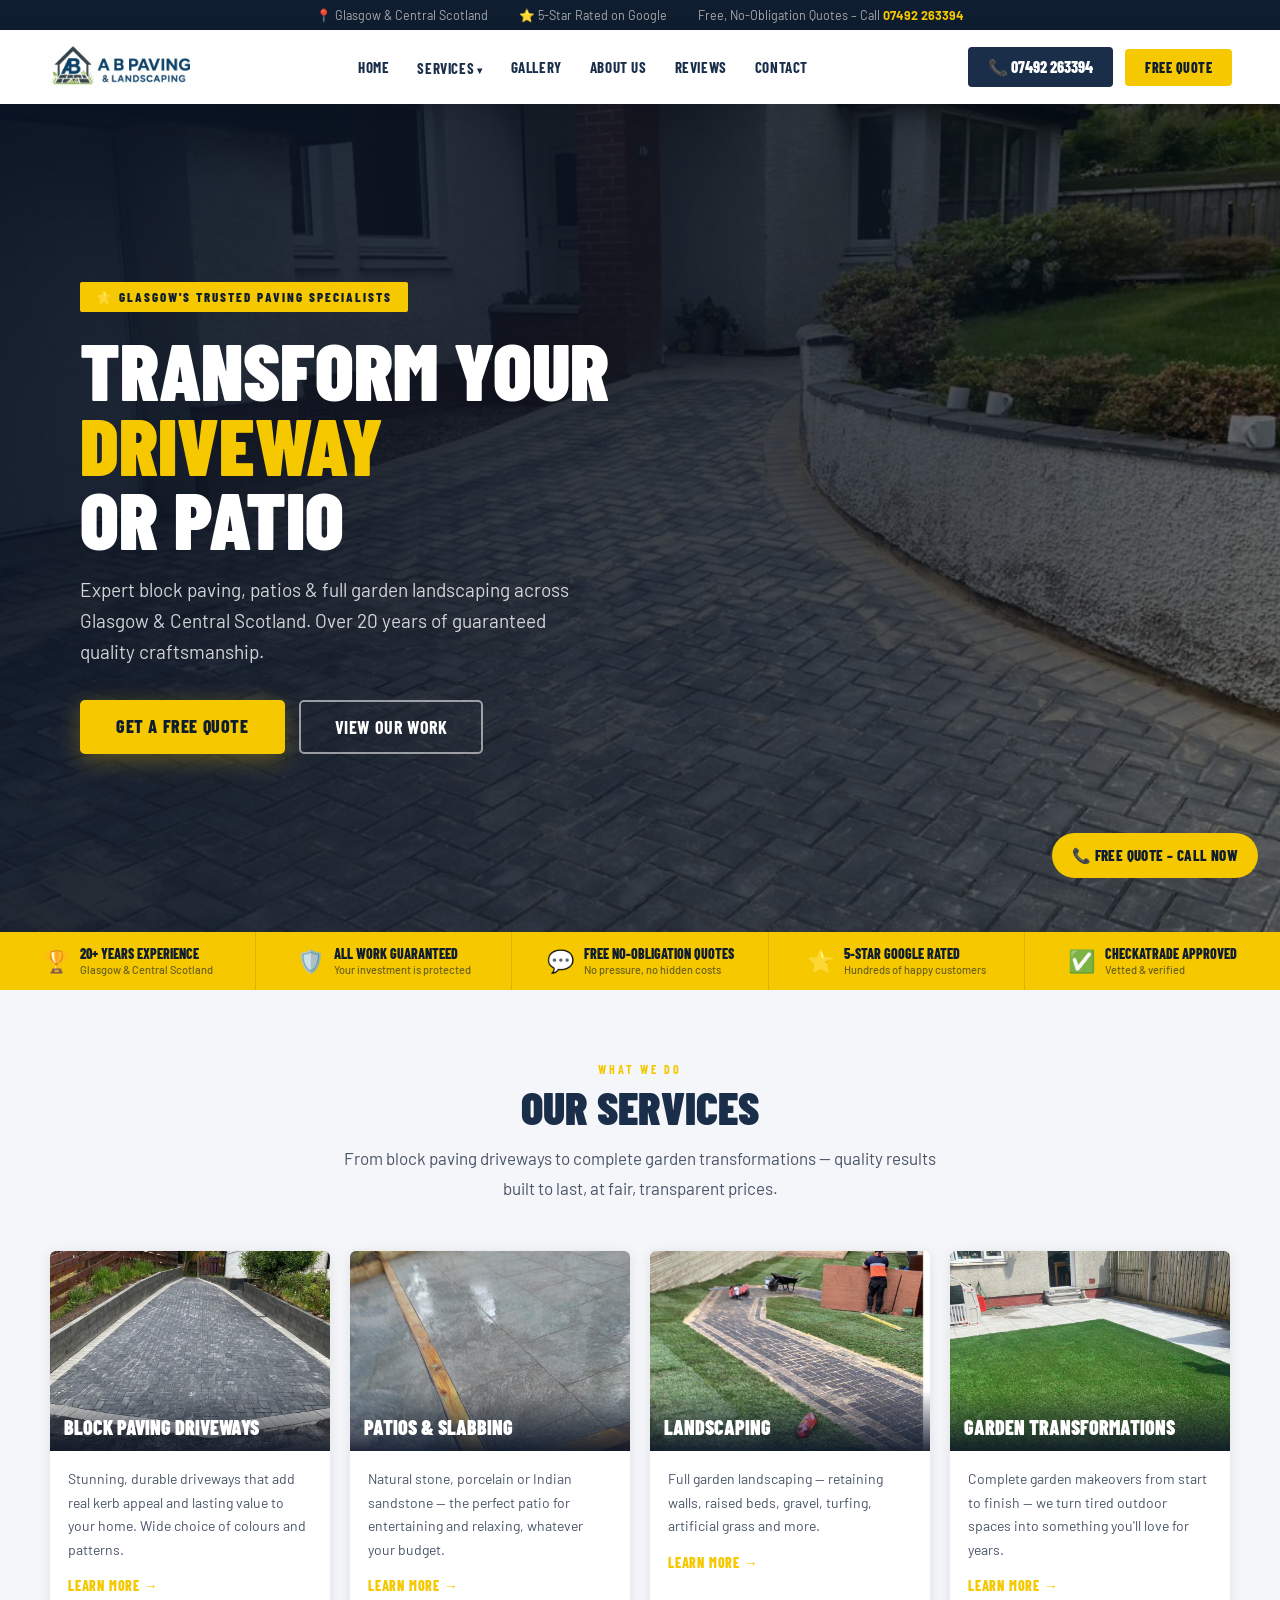
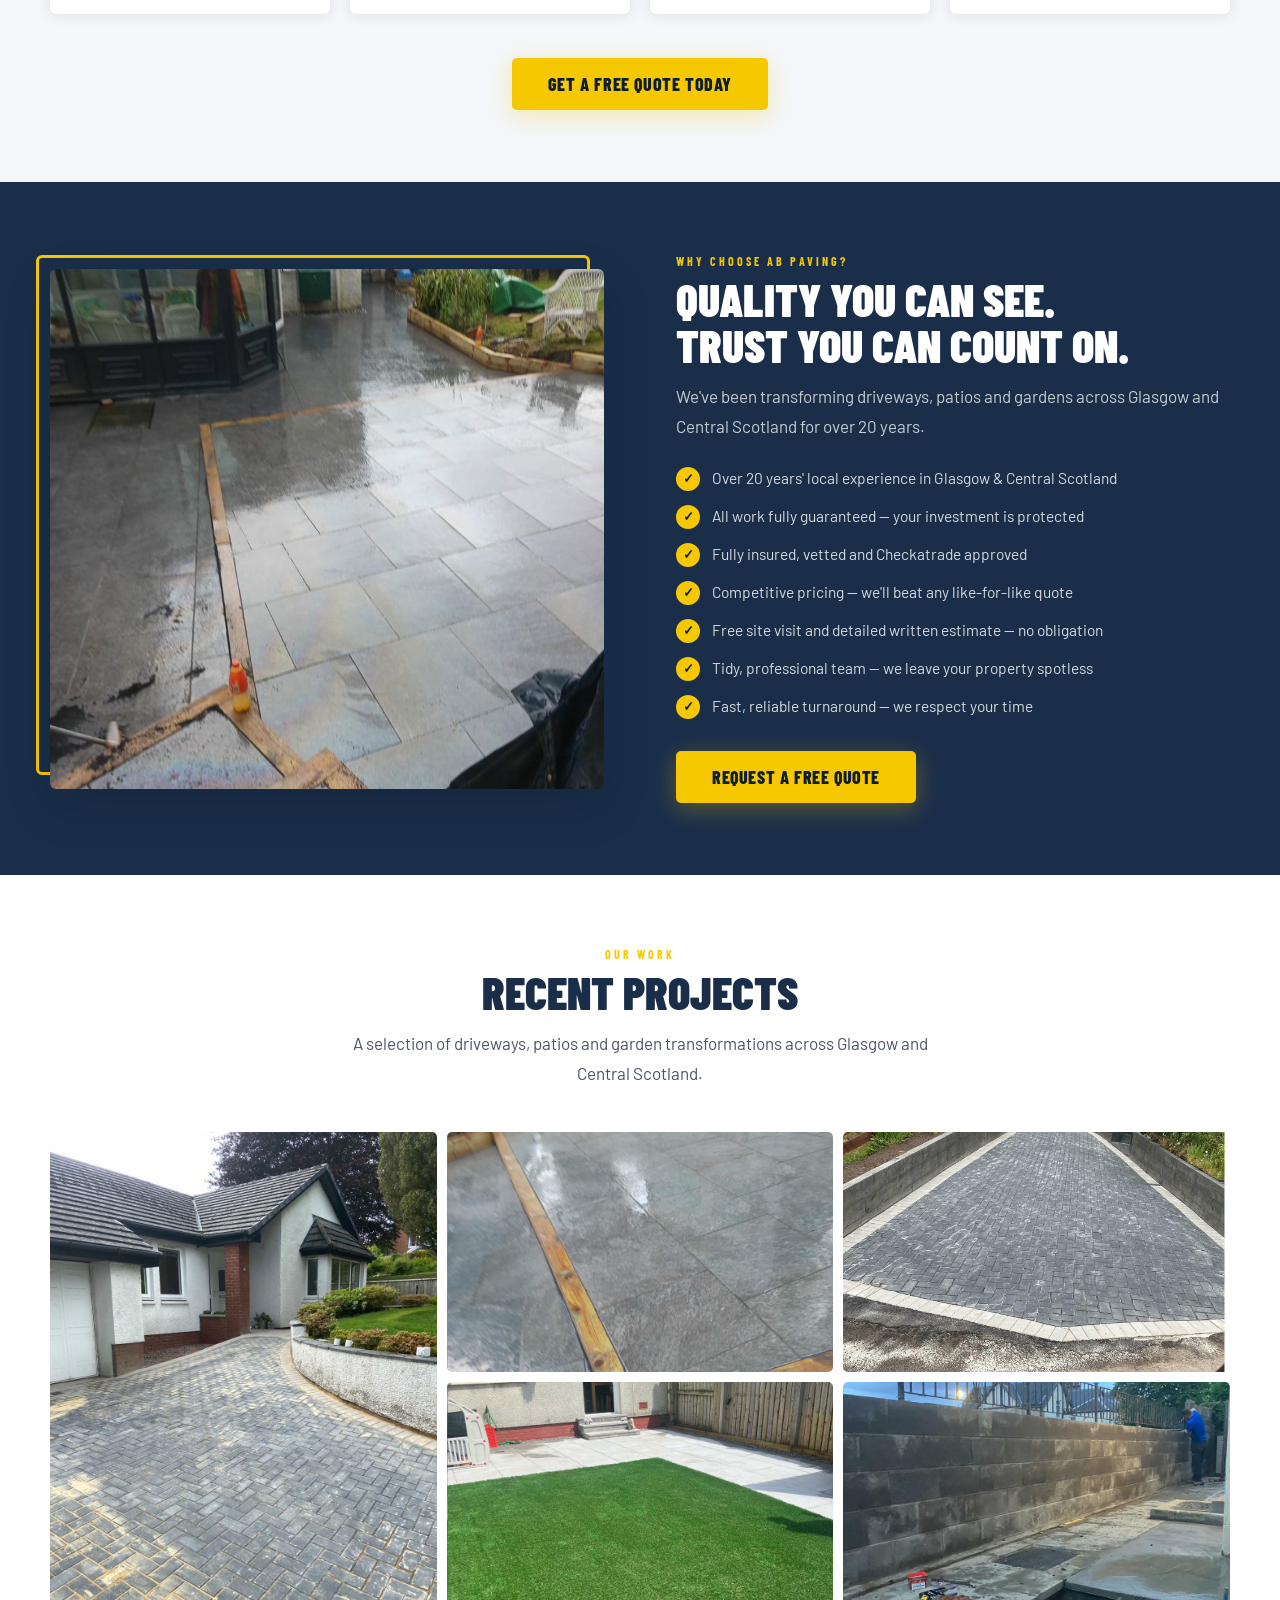
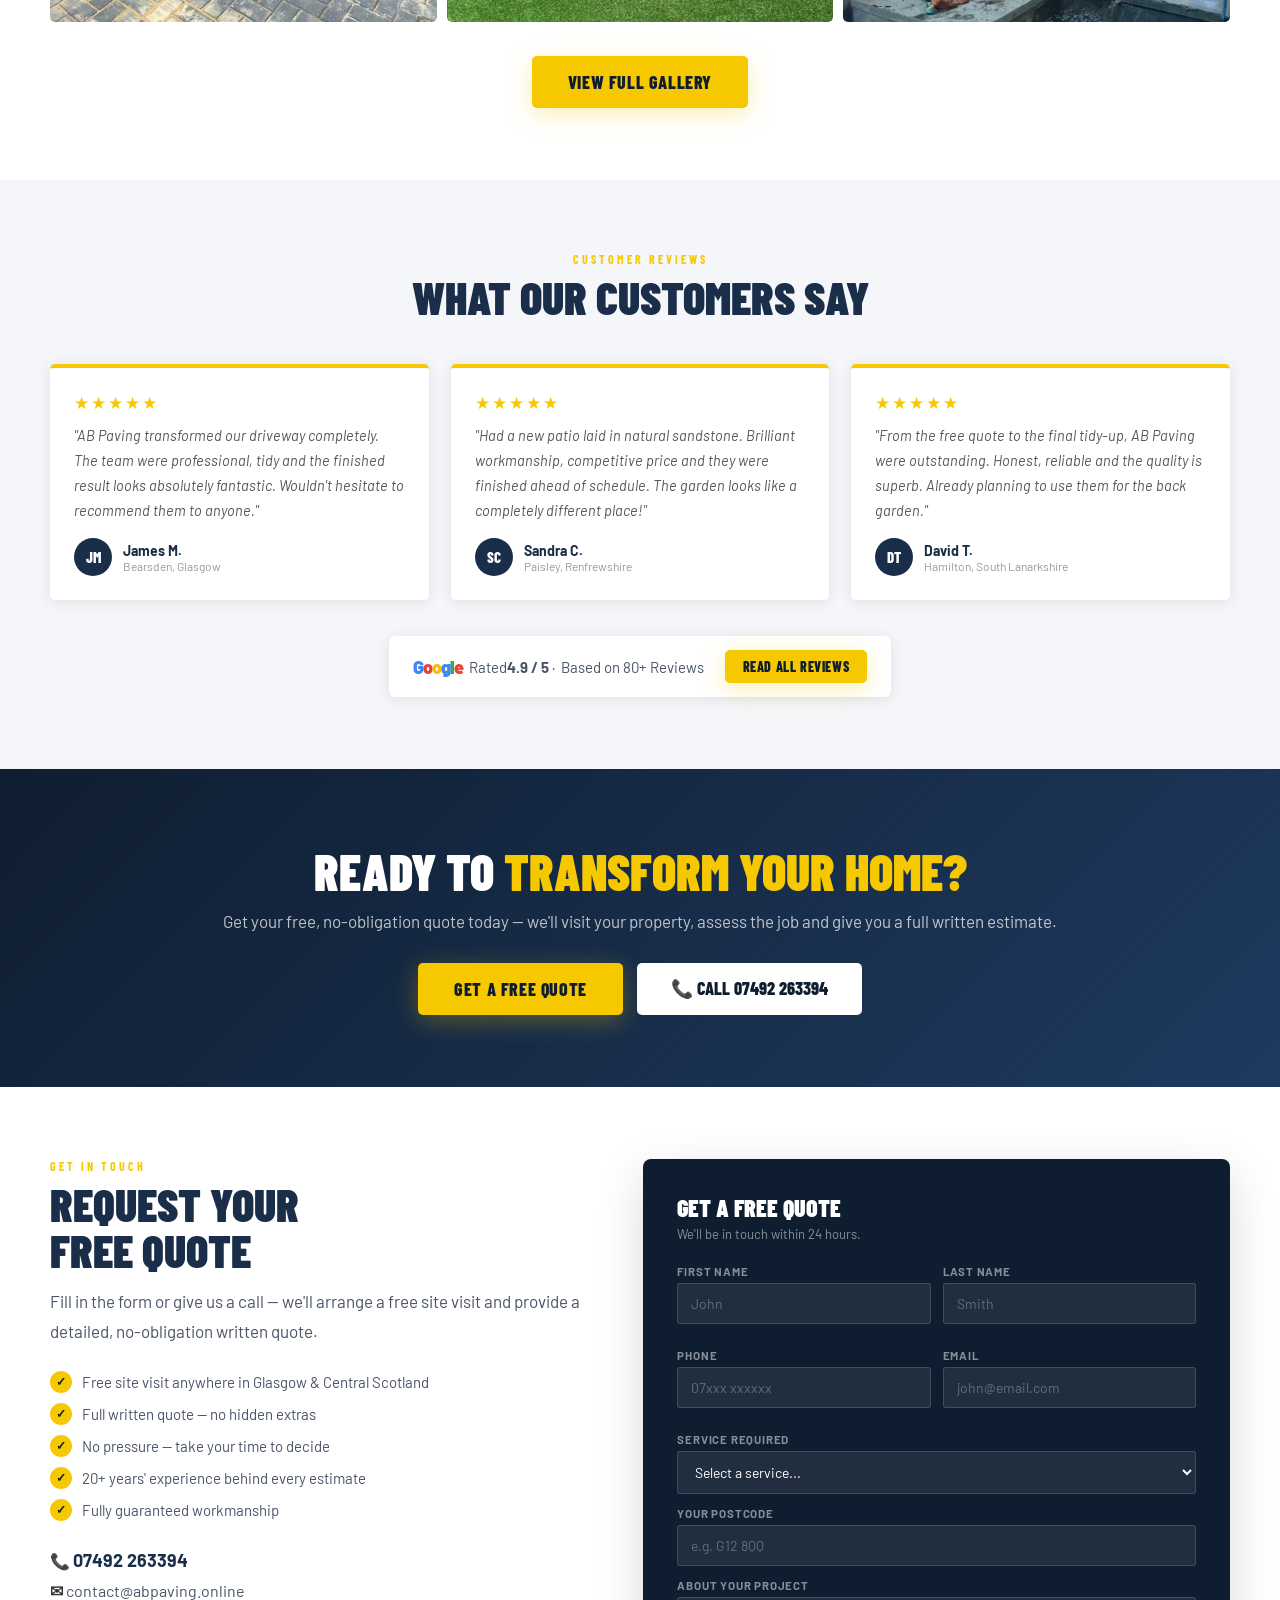
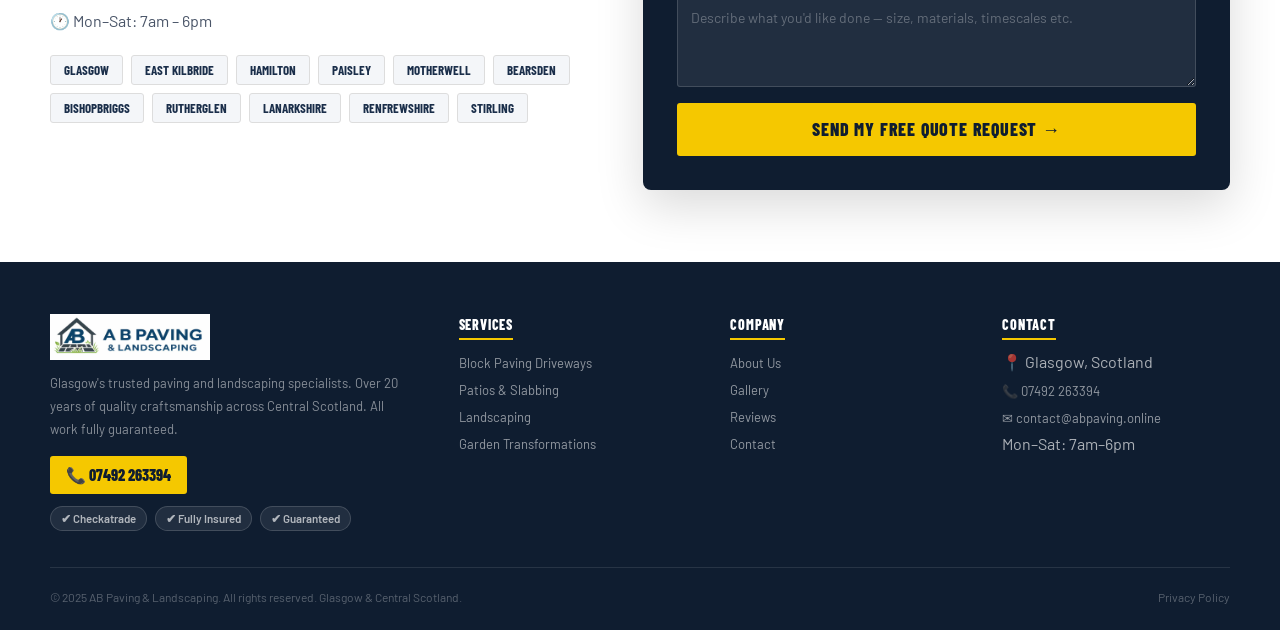
<file: index.html>
<!DOCTYPE html>
<html lang="en">
<head>
  <meta charset="UTF-8">
  <meta name="viewport" content="width=device-width, initial-scale=1.0">
  <title>AB Paving &amp; Landscaping Glasgow – Driveways, Patios &amp; Landscaping</title>
  <meta name="description" content="Glasgow's trusted paving and landscaping specialists. Expert block paving driveways, patios and garden transformations across Central Scotland. Free quotes. 20+ years experience. Fully guaranteed.">
  <meta name="keywords" content="block paving Glasgow, driveways Glasgow, patio Glasgow, landscaping Glasgow, Central Scotland paving">
  <link rel="canonical" href="https://abpaving.online/">
  <meta name="robots" content="index, follow">
  <meta name="language" content="English">
  <meta name="author" content="AB Paving &amp; Landscaping">
  
  <!-- Open Graph / Facebook -->
  <meta property="og:type" content="website">
  <meta property="og:url" content="https://abpaving.online/">
  <meta property="og:title" content="AB Paving &amp; Landscaping Glasgow – Driveways, Patios &amp; Landscaping">
  <meta property="og:description" content="Expert block paving, patios and garden landscaping across Glasgow &amp; Central Scotland. 20+ years experience, fully guaranteed.">
  <meta property="og:image" content="https://abpaving.online/images/hero-driveway.jpg">
  
  <!-- Twitter -->
  <meta property="twitter:card" content="summary_large_image">
  <meta property="twitter:url" content="https://abpaving.online/">
  <meta property="twitter:title" content="AB Paving &amp; Landscaping Glasgow">
  <meta property="twitter:description" content="Expert block paving, patios and garden landscaping across Glasgow &amp; Central Scotland.">
  <meta property="twitter:image" content="https://abpaving.online/images/hero-driveway.jpg">
  
  <!-- Schema.org Structured Data -->
  <script type="application/ld+json">
  {
    "@context": "https://schema.org",
    "@type": "LocalBusiness",
    "name": "AB Paving &amp; Landscaping",
    "image": "https://abpaving.online/images/logo.png",
    "description": "Expert block paving, patios and garden landscaping specialists serving Glasgow and Central Scotland.",
    "url": "https://abpaving.online",
    "telephone": "+447492263394",
    "email": "contact@abpaving.online",
    "address": {
      "@type": "PostalAddress",
      "addressLocality": "Glasgow",
      "addressRegion": "Scotland",
      "postalCode": "",
      "addressCountry": "GB"
    },
    "geo": {
      "@type": "GeoCoordinates",
      "latitude": "55.8642",
      "longitude": "-4.2518"
    },
    "priceRange": "£",
    "areaServed": ["Glasgow", "East Kilbride", "Hamilton", "Paisley", "Motherwell", "Bearsden", "Bishopbriggs", "Rutherglen", "Lanarkshire", "Renfrewshire", "Stirling"],
    "aggregateRating": {
      "@type": "AggregateRating",
      "ratingValue": "4.9",
      "reviewCount": "80",
      "bestRating": "5",
      "worstRating": "1"
    },
    "sameAs": [
      "https://www.google.com/search?q=AB+Paving+Glasgow"
    ]
  }
  </script>
  
  <link rel="icon" href="images/favicon.png">
  <link rel="preconnect" href="https://fonts.googleapis.com">
  <link rel="preconnect" href="https://fonts.gstatic.com" crossorigin>
  <link href="https://fonts.googleapis.com/css2?family=Barlow+Condensed:wght@400;600;700;800;900&family=Barlow:wght@400;500;600&display=swap" rel="stylesheet">
  <link rel="stylesheet" href="css/style.css">
  <link rel="stylesheet" href="css/home.css">
</head>
<body>

<!-- FLOATING CALL BUTTON -->
<a href="tel:07492263394" class="float-call">📞 Free Quote – Call Now</a>

<!-- TOP BAR -->
<div class="topbar">
  <span>📍 Glasgow &amp; Central Scotland</span>
  <span>⭐ 5-Star Rated on Google</span>
  <span>Free, No-Obligation Quotes – Call <a href="tel:07492263394">07492 263394</a></span>
</div>

<!-- NAV -->
<nav class="main-nav">
  <a href="index.html" class="nav-logo">
    <img src="images/logo.png" alt="AB Paving &amp; Landscaping Glasgow" width="160" height="50">
  </a>
  <div class="nav-links">
    <a href="index.html" class="active">Home</a>
    <div class="nav-dropdown">
      <a href="#">Services</a>
      <div class="dropdown-menu">
        <a href="block-paving-driveways.html">Block Paving Driveways</a>
        <a href="patios-slabbing.html">Patios &amp; Slabbing</a>
        <a href="landscaping.html">Landscaping</a>
        <a href="garden-transformations.html">Garden Transformations</a>
      </div>
    </div>
    <a href="gallery.html">Gallery</a>
    <a href="about.html">About Us</a>
    <a href="reviews.html">Reviews</a>
    <a href="#contact">Contact</a>
  </div>
  <div class="nav-cta">
    <a href="tel:07492263394" class="btn-call">📞 07492 263394</a>
    <a href="#contact" class="btn-quote">Free Quote</a>
  </div>
  <button class="hamburger" aria-label="Open menu">
    <span></span><span></span><span></span>
  </button>
</nav>

<!-- MOBILE MENU -->
<div class="mobile-menu">
  <a href="index.html" class="active">Home</a>
  <a href="block-paving-driveways.html">Block Paving Driveways</a>
  <a href="patios-slabbing.html">Patios &amp; Slabbing</a>
  <a href="landscaping.html">Landscaping</a>
  <a href="garden-transformations.html">Garden Transformations</a>
  <a href="gallery.html">Gallery</a>
  <a href="about.html">About Us</a>
  <a href="reviews.html">Reviews</a>
  <a href="#contact">Contact</a>
  <div class="mob-cta">
    <a href="tel:07492263394" class="btn-primary" style="text-align:center">📞 Call 07492 263394</a>
    <a href="#contact" class="btn-secondary" style="text-align:center; color:white;">Get a Free Quote</a>
  </div>
</div>

<!-- ═══════════ HERO ═══════════ -->
<section id="home" class="hero">
  <div class="hero-bg" style="background-image:url('images/hero-driveway.jpg')"></div>
  <div class="hero-overlay"></div>
  <div class="hero-content">
    <div class="hero-tag">⭐ Glasgow's Trusted Paving Specialists</div>
    <h1>Transform Your<br><em>Driveway</em><br>or Patio</h1>
    <p>Expert block paving, patios &amp; full garden landscaping across Glasgow &amp; Central Scotland. Over 20 years of guaranteed quality craftsmanship.</p>
    <div class="hero-btns">
      <a href="#contact" class="btn-primary">Get a Free Quote</a>
      <a href="gallery.html" class="btn-secondary">View Our Work</a>
    </div>
  </div>
</section>

<!-- TRUST BAR -->
<div class="trust-bar">
  <div class="trust-inner">
    <div class="trust-item"><span class="ti-icon">🏆</span><div><div class="ti-text">20+ Years Experience</div><div class="ti-sub">Glasgow &amp; Central Scotland</div></div></div>
    <div class="trust-item"><span class="ti-icon">🛡️</span><div><div class="ti-text">All Work Guaranteed</div><div class="ti-sub">Your investment is protected</div></div></div>
    <div class="trust-item"><span class="ti-icon">💬</span><div><div class="ti-text">Free No-Obligation Quotes</div><div class="ti-sub">No pressure, no hidden costs</div></div></div>
    <div class="trust-item"><span class="ti-icon">⭐</span><div><div class="ti-text">5-Star Google Rated</div><div class="ti-sub">Hundreds of happy customers</div></div></div>
    <div class="trust-item"><span class="ti-icon">✅</span><div><div class="ti-text">Checkatrade Approved</div><div class="ti-sub">Vetted &amp; verified</div></div></div>
  </div>
</div>

<!-- ═══════════ SERVICES ═══════════ -->
<section id="services" class="pad services-sec">
  <div class="container">
    <div class="center">
      <span class="s-tag">What We Do</span>
      <h2 class="s-title">Our Services</h2>
      <p class="s-intro">From block paving driveways to complete garden transformations — quality results built to last, at fair, transparent prices.</p>
    </div>
    <div class="svc-grid">
      <div class="svc-card">
        <div class="svc-img" style="background-image:url('images/driveway-1.jpg')">
          <span class="svc-label">Block Paving Driveways</span>
        </div>
        <div class="svc-body">
          <p>Stunning, durable driveways that add real kerb appeal and lasting value to your home. Wide choice of colours and patterns.</p>
          <a href="block-paving-driveways.html" class="svc-link">Learn More</a>
        </div>
      </div>
      <div class="svc-card">
        <div class="svc-img" style="background-image:url('images/patio-1.jpg')">
          <span class="svc-label">Patios &amp; Slabbing</span>
        </div>
        <div class="svc-body">
          <p>Natural stone, porcelain or Indian sandstone — the perfect patio for entertaining and relaxing, whatever your budget.</p>
          <a href="patios-slabbing.html" class="svc-link">Learn More</a>
        </div>
      </div>
      <div class="svc-card">
        <div class="svc-img" style="background-image:url('images/landscaping-1.jpg')">
          <span class="svc-label">Landscaping</span>
        </div>
        <div class="svc-body">
          <p>Full garden landscaping — retaining walls, raised beds, gravel, turfing, artificial grass and more.</p>
          <a href="landscaping.html" class="svc-link">Learn More</a>
        </div>
      </div>
      <div class="svc-card">
        <div class="svc-img" style="background-image:url('images/landscaping-2.jpg')">
          <span class="svc-label">Garden Transformations</span>
        </div>
        <div class="svc-body">
          <p>Complete garden makeovers from start to finish — we turn tired outdoor spaces into something you'll love for years.</p>
          <a href="garden-transformations.html" class="svc-link">Learn More</a>
        </div>
      </div>
    </div>
    <div class="center" style="margin-top:44px">
      <a href="#contact" class="btn-primary">Get a Free Quote Today</a>
    </div>
  </div>
</section>

<!-- ═══════════ WHY US ═══════════ -->
<section id="why" class="pad why-sec">
  <div class="container">
    <div class="why-grid">
      <div class="why-img-wrap">
        <div class="why-img" style="background-image:url('images/patio-2.jpg')"></div>
      </div>
      <div class="why-content">
        <span class="s-tag">Why Choose AB Paving?</span>
        <h2 class="s-title" style="color:white">Quality You Can See.<br>Trust You Can Count On.</h2>
        <p class="s-intro" style="color:rgba(255,255,255,.75)">We've been transforming driveways, patios and gardens across Glasgow and Central Scotland for over 20 years.</p>
        <ul class="why-list">
          <li><span class="wl-tick">✓</span> Over 20 years' local experience in Glasgow &amp; Central Scotland</li>
          <li><span class="wl-tick">✓</span> All work fully guaranteed — your investment is protected</li>
          <li><span class="wl-tick">✓</span> Fully insured, vetted and Checkatrade approved</li>
          <li><span class="wl-tick">✓</span> Competitive pricing — we'll beat any like-for-like quote</li>
          <li><span class="wl-tick">✓</span> Free site visit and detailed written estimate — no obligation</li>
          <li><span class="wl-tick">✓</span> Tidy, professional team — we leave your property spotless</li>
          <li><span class="wl-tick">✓</span> Fast, reliable turnaround — we respect your time</li>
        </ul>
        <a href="#contact" class="btn-primary">Request a Free Quote</a>
      </div>
    </div>
  </div>
</section>

<!-- ═══════════ GALLERY PREVIEW ═══════════ -->
<section id="gallery" class="pad gal-sec">
  <div class="container">
    <div class="center">
      <span class="s-tag">Our Work</span>
      <h2 class="s-title">Recent Projects</h2>
      <p class="s-intro">A selection of driveways, patios and garden transformations across Glasgow and Central Scotland.</p>
    </div>
    <div class="gal-grid">
      <div class="gal-item large" style="background-image:url('images/hero-driveway.jpg')"></div>
      <div class="gal-item" style="background-image:url('images/patio-1.jpg')"></div>
      <div class="gal-item" style="background-image:url('images/driveway-2.jpg')"></div>
      <div class="gal-item" style="background-image:url('images/landscaping-2.jpg')"></div>
      <div class="gal-item" style="background-image:url('images/landscaping-3.jpg')"></div>
    </div>
    <div class="center" style="margin-top:34px">
      <a href="gallery.html" class="btn-primary">View Full Gallery</a>
    </div>
  </div>
</section>

<!-- ═══════════ REVIEWS ═══════════ -->
<section id="reviews" class="pad rev-sec">
  <div class="container">
    <div class="center">
      <span class="s-tag">Customer Reviews</span>
      <h2 class="s-title">What Our Customers Say</h2>
    </div>
    <div class="rev-grid">
      <div class="rev-card">
        <div class="stars">★★★★★</div>
        <p class="rev-body">"AB Paving transformed our driveway completely. The team were professional, tidy and the finished result looks absolutely fantastic. Wouldn't hesitate to recommend them to anyone."</p>
        <div class="rev-who"><div class="rev-av">JM</div><div><div class="rev-nm">James M.</div><div class="rev-lc">Bearsden, Glasgow</div></div></div>
      </div>
      <div class="rev-card">
        <div class="stars">★★★★★</div>
        <p class="rev-body">"Had a new patio laid in natural sandstone. Brilliant workmanship, competitive price and they were finished ahead of schedule. The garden looks like a completely different place!"</p>
        <div class="rev-who"><div class="rev-av">SC</div><div><div class="rev-nm">Sandra C.</div><div class="rev-lc">Paisley, Renfrewshire</div></div></div>
      </div>
      <div class="rev-card">
        <div class="stars">★★★★★</div>
        <p class="rev-body">"From the free quote to the final tidy-up, AB Paving were outstanding. Honest, reliable and the quality is superb. Already planning to use them for the back garden."</p>
        <div class="rev-who"><div class="rev-av">DT</div><div><div class="rev-nm">David T.</div><div class="rev-lc">Hamilton, South Lanarkshire</div></div></div>
      </div>
    </div>
    <div class="center" style="margin-top:36px">
      <div class="google-strip">
        <span class="google-g"><span style="color:#4285F4">G</span><span style="color:#EA4335">o</span><span style="color:#FBBC05">o</span><span style="color:#4285F4">g</span><span style="color:#34A853">l</span><span style="color:#EA4335">e</span></span>
        &nbsp; Rated <strong>4.9 / 5</strong> &nbsp;·&nbsp; Based on 80+ Reviews
        &nbsp;&nbsp;<a href="reviews.html" class="btn-primary" style="font-size:14px;padding:8px 18px;margin-left:12px">Read All Reviews</a>
      </div>
    </div>
  </div>
</section>

<!-- ═══════════ CTA BANNER ═══════════ -->
<section class="cta-sec">
  <h2>Ready to <span>Transform Your Home?</span></h2>
  <p>Get your free, no-obligation quote today — we'll visit your property, assess the job and give you a full written estimate.</p>
  <div class="cta-btns">
    <a href="#contact" class="btn-primary">Get a Free Quote</a>
    <a href="tel:07492263394" class="btn-white">📞 Call 07492 263394</a>
  </div>
</section>

<!-- ═══════════ CONTACT / QUOTE FORM ═══════════ -->
<section id="contact" class="pad" style="background:white">
  <div class="container">
    <div class="qf-grid">
      <div class="qf-info">
        <span class="s-tag">Get in Touch</span>
        <h2 class="s-title">Request Your<br>Free Quote</h2>
        <p class="s-intro">Fill in the form or give us a call — we'll arrange a free site visit and provide a detailed, no-obligation written quote.</p>
        <ul class="qf-bullets">
          <li>Free site visit anywhere in Glasgow &amp; Central Scotland</li>
          <li>Full written quote — no hidden extras</li>
          <li>No pressure — take your time to decide</li>
          <li>20+ years' experience behind every estimate</li>
          <li>Fully guaranteed workmanship</li>
        </ul>
        <div style="margin-top:28px">
          <div class="ci-item"><strong>📞</strong> <a href="tel:07492263394" style="color:var(--navy);font-weight:700;font-size:18px;text-decoration:none">07492 263394</a></div>
          <div class="ci-item" style="margin-top:10px"><strong>✉</strong> <a href="mailto:contact@abpaving.online" style="color:var(--grey);text-decoration:none">contact@abpaving.online</a></div>
          <div class="ci-item" style="margin-top:10px"><strong>🕐</strong> <span style="color:var(--grey)">Mon–Sat: 7am – 6pm</span></div>
        </div>
        <div class="area-tags" style="margin-top:24px">
          <span class="atag">Glasgow</span><span class="atag">East Kilbride</span><span class="atag">Hamilton</span>
          <span class="atag">Paisley</span><span class="atag">Motherwell</span><span class="atag">Bearsden</span>
          <span class="atag">Bishopbriggs</span><span class="atag">Rutherglen</span><span class="atag">Lanarkshire</span>
          <span class="atag">Renfrewshire</span><span class="atag">Stirling</span>
        </div>
      </div>
      <div class="qf-form">
        <h3>Get a Free Quote</h3>
        <p>We'll be in touch within 24 hours.</p>
        <form action="https://formspree.io/f/mpqjyvee" method="POST">
        <div class="form-row">
          <div class="fg"><label>First Name</label><input type="text" name="first_name" placeholder="John" required></div>
          <div class="fg"><label>Last Name</label><input type="text" name="last_name" placeholder="Smith" required></div>
        </div>
        <div class="form-row">
          <div class="fg"><label>Phone</label><input type="tel" name="phone" placeholder="07xxx xxxxxx" required></div>
          <div class="fg"><label>Email</label><input type="email" name="email" placeholder="john@email.com" required></div>
        </div>
        <div class="fg"><label>Service Required</label>
          <select name="service">
            <option>Select a service...</option>
            <option>Block Paving Driveway</option>
            <option>Patio &amp; Slabbing</option>
            <option>Landscaping</option>
            <option>Garden Transformation</option>
            <option>Other / Not Sure</option>
          </select>
        </div>
        <div class="fg"><label>Your Postcode</label><input type="text" name="postcode" placeholder="e.g. G12 8QQ" required></div>
        <div class="fg"><label>About Your Project</label>
          <textarea name="message" placeholder="Describe what you'd like done — size, materials, timescales etc."></textarea>
        </div>
        <button type="submit" class="form-submit">Send My Free Quote Request →</button>
        </form>
      </div>
    </div>
  </div>
</section>

<!-- FOOTER -->
<footer>
  <div class="footer-grid">
    <div>
      <div class="footer-logo">
        <img src="images/logo.png" alt="AB Paving &amp; Landscaping" width="160" height="46">
      </div>
      <p class="footer-desc">Glasgow's trusted paving and landscaping specialists. Over 20 years of quality craftsmanship across Central Scotland. All work fully guaranteed.</p>
      <a href="tel:07492263394" class="footer-phone">📞 07492 263394</a>
      <div class="badges">
        <span class="badge">✔ Checkatrade</span>
        <span class="badge">✔ Fully Insured</span>
        <span class="badge">✔ Guaranteed</span>
      </div>
    </div>
    <div class="fcol">
      <h4>Services</h4>
      <ul>
        <li><a href="block-paving-driveways.html">Block Paving Driveways</a></li>
        <li><a href="patios-slabbing.html">Patios &amp; Slabbing</a></li>
        <li><a href="landscaping.html">Landscaping</a></li>
        <li><a href="garden-transformations.html">Garden Transformations</a></li>
      </ul>
    </div>
    <div class="fcol">
      <h4>Company</h4>
      <ul>
        <li><a href="about.html">About Us</a></li>
        <li><a href="gallery.html">Gallery</a></li>
        <li><a href="reviews.html">Reviews</a></li>
        <li><a href="#contact">Contact</a></li>
      </ul>
    </div>
    <div class="fcol">
      <h4>Contact</h4>
      <ul>
        <li>📍 Glasgow, Scotland</li>
        <li><a href="tel:07492263394">📞 07492 263394</a></li>
        <li><a href="mailto:contact@abpaving.online">✉ contact@abpaving.online</a></li>
        <li>Mon–Sat: 7am–6pm</li>
      </ul>
    </div>
  </div>
  <div class="footer-bottom">
    <span>© 2025 AB Paving &amp; Landscaping. All rights reserved. Glasgow &amp; Central Scotland.</span>
    <span><a href="#" style="color:rgba(255,255,255,.3);text-decoration:none">Privacy Policy</a></span>
  </div>
</footer>

<script src="js/main.js"></script>
</body>
</html>
</file>
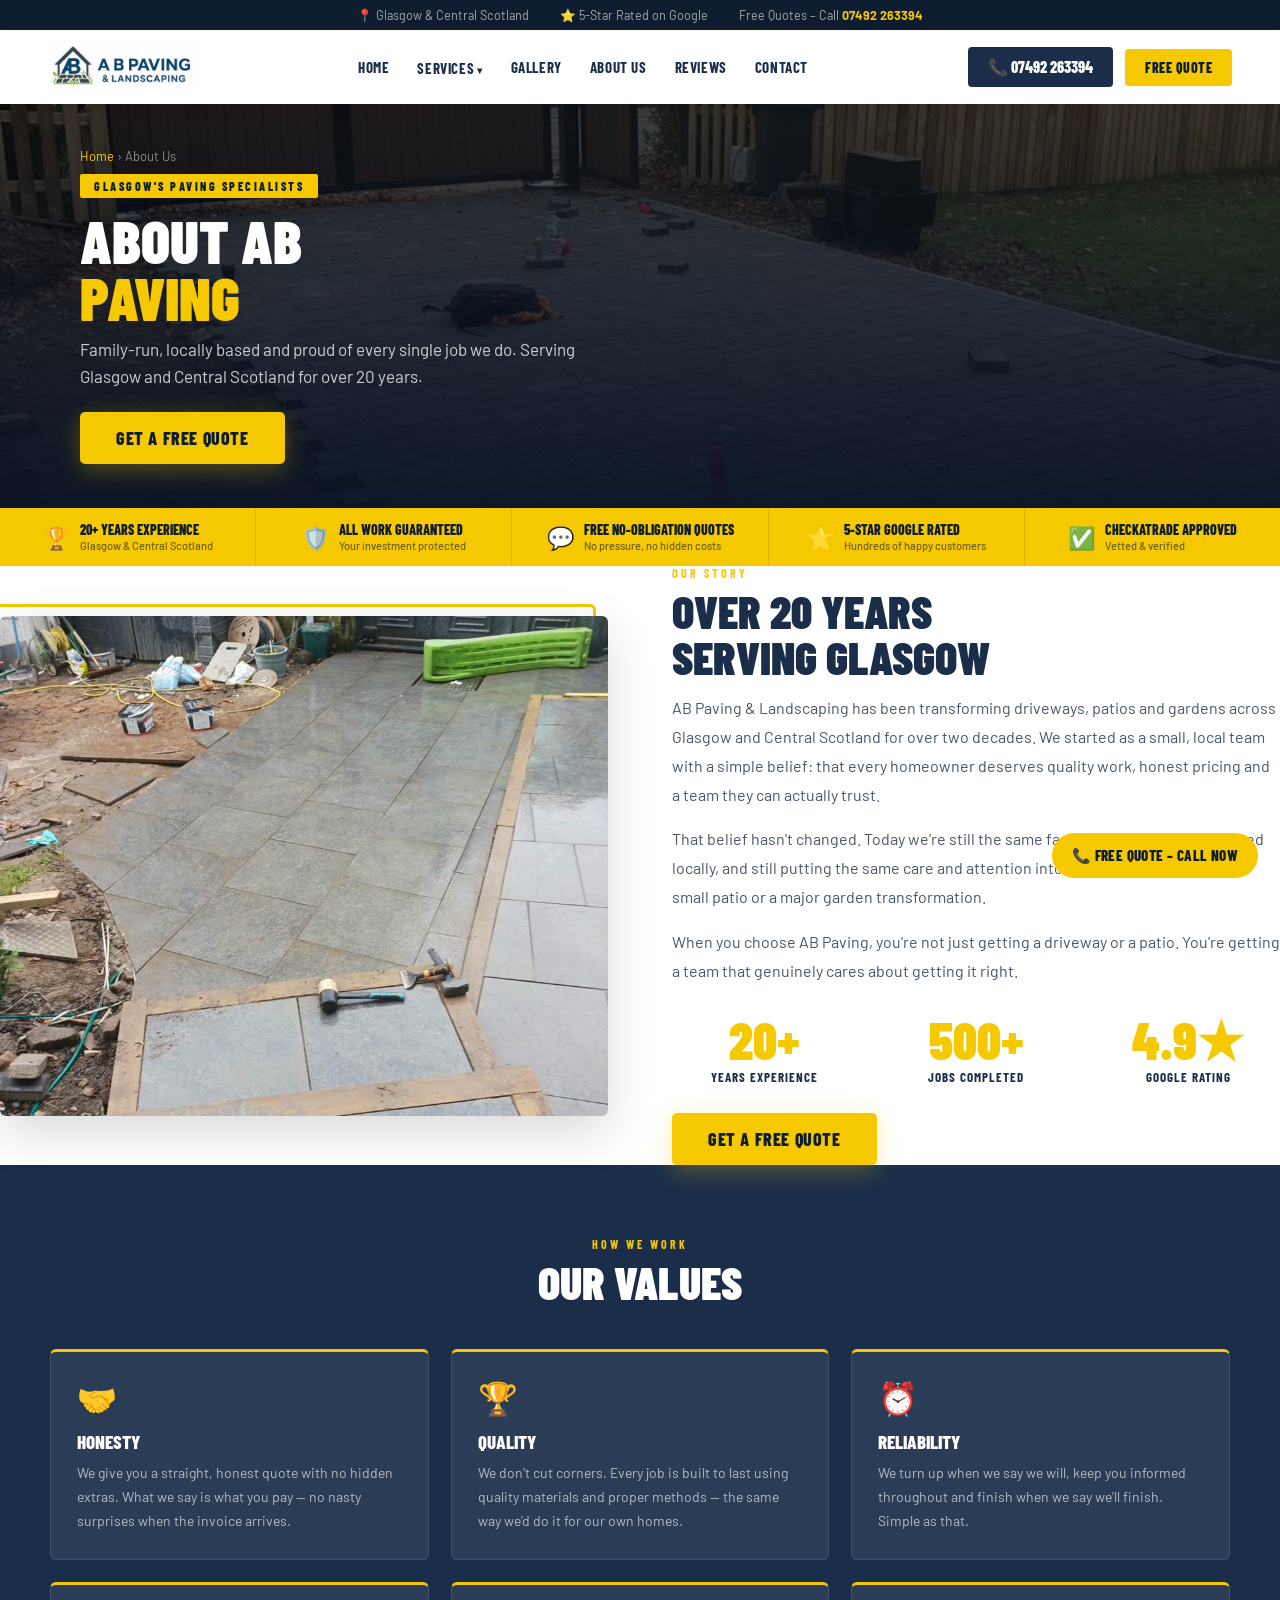
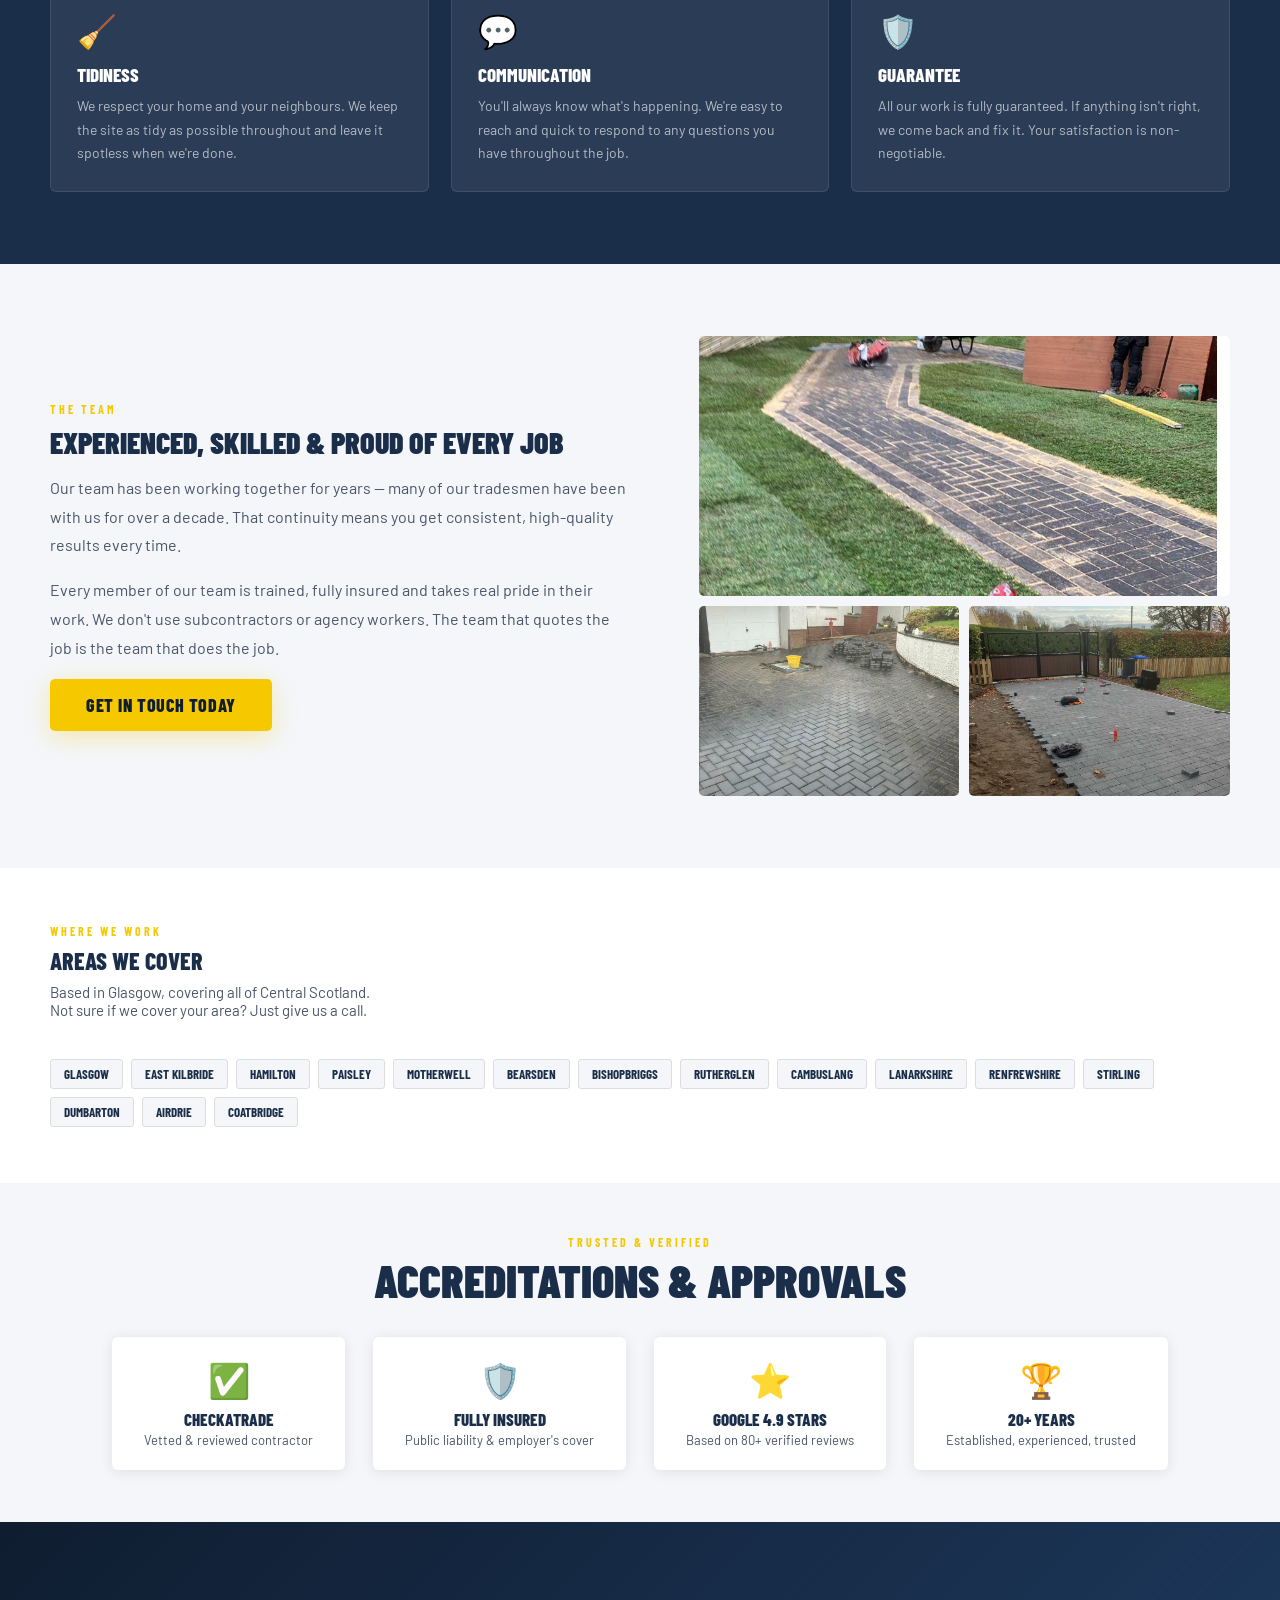
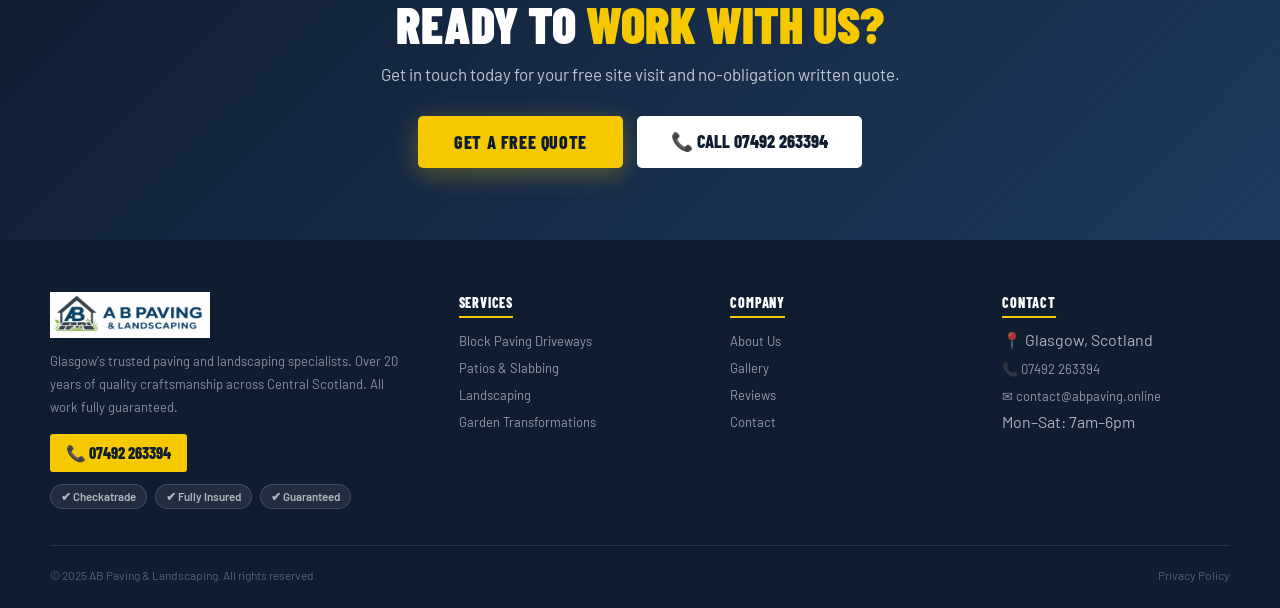
<file: about.html>
<!DOCTYPE html>
<html lang="en">
<head>
  <meta charset="UTF-8">
  <meta name="viewport" content="width=device-width, initial-scale=1.0">
  <title>About Us | AB Paving &amp; Landscaping Glasgow</title>
  <meta name="description" content="About AB Paving &amp; Landscaping — over 20 years serving Glasgow and Central Scotland with expert paving, patios and landscaping.">
  <meta name="keywords" content="about AB Paving, Glasgow paving company, local landscapers Scotland">
  <link rel="canonical" href="https://abpaving.online/about.html">
  <meta name="robots" content="index, follow">
  <!-- Open Graph / Facebook -->
  <meta property="og:type" content="website">
  <meta property="og:url" content="https://abpaving.online/about.html">
  <meta property="og:title" content="About AB Paving &amp; Landscaping Glasgow">
  <meta property="og:description" content="Over 20 years of expert paving and landscaping service across Glasgow and Central Scotland.">
  <!-- Twitter -->
  <meta property="twitter:card" content="summary">
  <meta property="twitter:url" content="https://abpaving.online/about.html">
  <meta property="twitter:title" content="About AB Paving &amp; Landscaping">
  <link rel="icon" href="images/favicon.png">
  <link rel="preconnect" href="https://fonts.googleapis.com">
  <link rel="preconnect" href="https://fonts.gstatic.com" crossorigin>
  <link href="https://fonts.googleapis.com/css2?family=Barlow+Condensed:wght@400;600;700;800;900&family=Barlow:wght@400;500;600&display=swap" rel="stylesheet">
  <link rel="stylesheet" href="css/style.css">
  <link rel="stylesheet" href="css/pages.css">
</head>
<body>
<a href="tel:07492263394" class="float-call">📞 Free Quote – Call Now</a>
<div class="topbar">
  <span>📍 Glasgow &amp; Central Scotland</span>
  <span>⭐ 5-Star Rated on Google</span>
  <span>Free Quotes – Call <a href="tel:07492263394">07492 263394</a></span>
</div>
<nav class="main-nav">
  <a href="index.html" class="nav-logo">
    <img src="images/logo.png" alt="AB Paving &amp; Landscaping" width="160" height="50">
  </a>
  <div class="nav-links">
    <a href="index.html">Home</a>
    <div class="nav-dropdown">
      <a href="#">Services</a>
      <div class="dropdown-menu">
        <a href="block-paving-driveways.html">Block Paving Driveways</a>
        <a href="patios-slabbing.html">Patios &amp; Slabbing</a>
        <a href="landscaping.html">Landscaping</a>
        <a href="garden-transformations.html">Garden Transformations</a>
      </div>
    </div>
    <a href="gallery.html">Gallery</a>
    <a href="about.html">About Us</a>
    <a href="reviews.html">Reviews</a>
    <a href="index.html#contact">Contact</a>
  </div>
  <div class="nav-cta">
    <a href="tel:07492263394" class="btn-call">📞 07492 263394</a>
    <a href="index.html#contact" class="btn-quote">Free Quote</a>
  </div>
  <button class="hamburger" aria-label="Open menu"><span></span><span></span><span></span></button>
</nav>
<div class="mobile-menu">
  <a href="index.html">Home</a>
  <a href="block-paving-driveways.html">Block Paving Driveways</a>
  <a href="patios-slabbing.html">Patios &amp; Slabbing</a>
  <a href="landscaping.html">Landscaping</a>
  <a href="garden-transformations.html">Garden Transformations</a>
  <a href="gallery.html">Gallery</a>
  <a href="about.html">About Us</a>
  <a href="reviews.html">Reviews</a>
  <a href="index.html#contact">Contact</a>
  <div class="mob-cta">
    <a href="tel:07492263394" class="btn-primary" style="text-align:center">📞 Call 07492 263394</a>
    <a href="index.html#contact" class="btn-secondary" style="text-align:center;color:white">Get a Free Quote</a>
  </div>
</div>
<section class="page-hero">
  <div class="page-hero-bg" style="background-image:url('images/team-work-2.jpg')"></div>
  <div class="page-hero-overlay"></div>
  <div class="page-hero-content">
    <div class="breadcrumb"><a href="index.html">Home</a> › About Us</div>
    <div class="hero-tag">Glasgow's Paving Specialists</div>
    <h1>About AB<br><em>Paving</em></h1>
    <p>Family-run, locally based and proud of every single job we do. Serving Glasgow and Central Scotland for over 20 years.</p>
    <a href="index.html#contact" class="btn-primary">Get a Free Quote</a>
  </div>
</section><div class="trust-bar"><div class="trust-inner">
  <div class="trust-item"><span class="ti-icon">🏆</span><div><div class="ti-text">20+ Years Experience</div><div class="ti-sub">Glasgow &amp; Central Scotland</div></div></div>
  <div class="trust-item"><span class="ti-icon">🛡️</span><div><div class="ti-text">All Work Guaranteed</div><div class="ti-sub">Your investment protected</div></div></div>
  <div class="trust-item"><span class="ti-icon">💬</span><div><div class="ti-text">Free No-Obligation Quotes</div><div class="ti-sub">No pressure, no hidden costs</div></div></div>
  <div class="trust-item"><span class="ti-icon">⭐</span><div><div class="ti-text">5-Star Google Rated</div><div class="ti-sub">Hundreds of happy customers</div></div></div>
  <div class="trust-item"><span class="ti-icon">✅</span><div><div class="ti-text">Checkatrade Approved</div><div class="ti-sub">Vetted &amp; verified</div></div></div>
</div></div>
<div class="about-split pad" style="background:white">
  <div class="about-img-wrap">
    <div class="about-img" style="background-image:url('images/team-work-1.jpg')"></div>
  </div>
  <div class="about-text">
    <span class="s-tag">Our Story</span>
    <h2 class="s-title">Over 20 Years<br>Serving Glasgow</h2>
    <p>AB Paving &amp; Landscaping has been transforming driveways, patios and gardens across Glasgow and Central Scotland for over two decades. We started as a small, local team with a simple belief: that every homeowner deserves quality work, honest pricing and a team they can actually trust.</p>
    <p>That belief hasn't changed. Today we're still the same family-run business, still based locally, and still putting the same care and attention into every job — whether it's a small patio or a major garden transformation.</p>
    <p>When you choose AB Paving, you're not just getting a driveway or a patio. You're getting a team that genuinely cares about getting it right.</p>
    <div class="stat-row">
      <div class="stat"><div class="stat-num">20+</div><div class="stat-label">Years Experience</div></div>
      <div class="stat"><div class="stat-num">500+</div><div class="stat-label">Jobs Completed</div></div>
      <div class="stat"><div class="stat-num">4.9★</div><div class="stat-label">Google Rating</div></div>
    </div>
    <a href="index.html#contact" class="btn-primary">Get a Free Quote</a>
  </div>
</div>

<section class="values-sec">
  <div class="container">
    <div class="center"><span class="s-tag" style="color:var(--yellow)">How We Work</span><h2 class="s-title" style="color:white">Our Values</h2></div>
    <div class="values-grid">
      <div class="val-card"><div class="val-icon">🤝</div><h3>Honesty</h3><p>We give you a straight, honest quote with no hidden extras. What we say is what you pay — no nasty surprises when the invoice arrives.</p></div>
      <div class="val-card"><div class="val-icon">🏆</div><h3>Quality</h3><p>We don't cut corners. Every job is built to last using quality materials and proper methods — the same way we'd do it for our own homes.</p></div>
      <div class="val-card"><div class="val-icon">⏰</div><h3>Reliability</h3><p>We turn up when we say we will, keep you informed throughout and finish when we say we'll finish. Simple as that.</p></div>
      <div class="val-card"><div class="val-icon">🧹</div><h3>Tidiness</h3><p>We respect your home and your neighbours. We keep the site as tidy as possible throughout and leave it spotless when we're done.</p></div>
      <div class="val-card"><div class="val-icon">💬</div><h3>Communication</h3><p>You'll always know what's happening. We're easy to reach and quick to respond to any questions you have throughout the job.</p></div>
      <div class="val-card"><div class="val-icon">🛡️</div><h3>Guarantee</h3><p>All our work is fully guaranteed. If anything isn't right, we come back and fix it. Your satisfaction is non-negotiable.</p></div>
    </div>
  </div>
</section>

<section class="team-sec">
  <div class="container">
    <div class="team-grid">
      <div class="team-text">
        <span class="s-tag">The Team</span>
        <h3>Experienced, Skilled &amp; Proud of Every Job</h3>
        <p>Our team has been working together for years — many of our tradesmen have been with us for over a decade. That continuity means you get consistent, high-quality results every time.</p>
        <p>Every member of our team is trained, fully insured and takes real pride in their work. We don't use subcontractors or agency workers. The team that quotes the job is the team that does the job.</p>
        <a href="index.html#contact" class="btn-primary">Get in Touch Today</a>
      </div>
      <div class="team-photos">
        <div class="tp tall" style="background-image:url('images/landscaping-1.jpg')"></div>
        <div class="tp short" style="background-image:url('images/team-work-3.jpg')"></div>
        <div class="tp short" style="background-image:url('images/team-work-2.jpg')"></div>
      </div>
    </div>
  </div>
</section>

<div class="areas-sec">
  <div class="container">
    <div class="areas-inner">
      <div class="areas-text">
        <span class="s-tag">Where We Work</span>
        <h3>Areas We Cover</h3>
        <p>Based in Glasgow, covering all of Central Scotland. Not sure if we cover your area? Just give us a call.</p>
      </div>
      <div class="area-tags">
        <span class="atag">Glasgow</span><span class="atag">East Kilbride</span><span class="atag">Hamilton</span>
        <span class="atag">Paisley</span><span class="atag">Motherwell</span><span class="atag">Bearsden</span>
        <span class="atag">Bishopbriggs</span><span class="atag">Rutherglen</span><span class="atag">Cambuslang</span>
        <span class="atag">Lanarkshire</span><span class="atag">Renfrewshire</span><span class="atag">Stirling</span>
        <span class="atag">Dumbarton</span><span class="atag">Airdrie</span><span class="atag">Coatbridge</span>
      </div>
    </div>
  </div>
</div>

<section class="accred-sec">
  <div class="container">
    <div class="center">
      <span class="s-tag">Trusted &amp; Verified</span>
      <h2 class="s-title">Accreditations &amp; Approvals</h2>
    </div>
    <div class="accred-items">
      <div class="accred-item"><div class="accred-icon">✅</div><div class="accred-name">Checkatrade</div><div class="accred-desc">Vetted &amp; reviewed contractor</div></div>
      <div class="accred-item"><div class="accred-icon">🛡️</div><div class="accred-name">Fully Insured</div><div class="accred-desc">Public liability &amp; employer's cover</div></div>
      <div class="accred-item"><div class="accred-icon">⭐</div><div class="accred-name">Google 4.9 Stars</div><div class="accred-desc">Based on 80+ verified reviews</div></div>
      <div class="accred-item"><div class="accred-icon">🏆</div><div class="accred-name">20+ Years</div><div class="accred-desc">Established, experienced, trusted</div></div>
    </div>
  </div>
</section>
<section class="cta-sec">
  <h2>Ready to <span>Work With Us?</span></h2>
  <p>Get in touch today for your free site visit and no-obligation written quote.</p>
  <div class="cta-btns">
    <a href="index.html#contact" class="btn-primary">Get a Free Quote</a>
    <a href="tel:07492263394" class="btn-white">📞 Call 07492 263394</a>
  </div>
</section><footer>
  <div class="footer-grid">
    <div>
      <div class="footer-logo"><img src="images/logo.png" alt="AB Paving &amp; Landscaping" width="160" height="46"></div>
      <p class="footer-desc">Glasgow's trusted paving and landscaping specialists. Over 20 years of quality craftsmanship across Central Scotland. All work fully guaranteed.</p>
      <a href="tel:07492263394" class="footer-phone">📞 07492 263394</a>
      <div class="badges"><span class="badge">✔ Checkatrade</span><span class="badge">✔ Fully Insured</span><span class="badge">✔ Guaranteed</span></div>
    </div>
    <div class="fcol"><h4>Services</h4><ul>
      <li><a href="block-paving-driveways.html">Block Paving Driveways</a></li>
      <li><a href="patios-slabbing.html">Patios &amp; Slabbing</a></li>
      <li><a href="landscaping.html">Landscaping</a></li>
      <li><a href="garden-transformations.html">Garden Transformations</a></li>
    </ul></div>
    <div class="fcol"><h4>Company</h4><ul>
      <li><a href="about.html">About Us</a></li>
      <li><a href="gallery.html">Gallery</a></li>
      <li><a href="reviews.html">Reviews</a></li>
      <li><a href="index.html#contact">Contact</a></li>
    </ul></div>
    <div class="fcol"><h4>Contact</h4><ul>
      <li>📍 Glasgow, Scotland</li>
      <li><a href="tel:07492263394">📞 07492 263394</a></li>
      <li><a href="mailto:contact@abpaving.online">✉ contact@abpaving.online</a></li>
      <li>Mon–Sat: 7am–6pm</li>
    </ul></div>
  </div>
  <div class="footer-bottom">
    <span>© 2025 AB Paving &amp; Landscaping. All rights reserved.</span>
    <span><a href="#" style="color:rgba(255,255,255,.3);text-decoration:none">Privacy Policy</a></span>
  </div>
</footer>
<script src="js/main.js"></script>
</body></html>
</file>
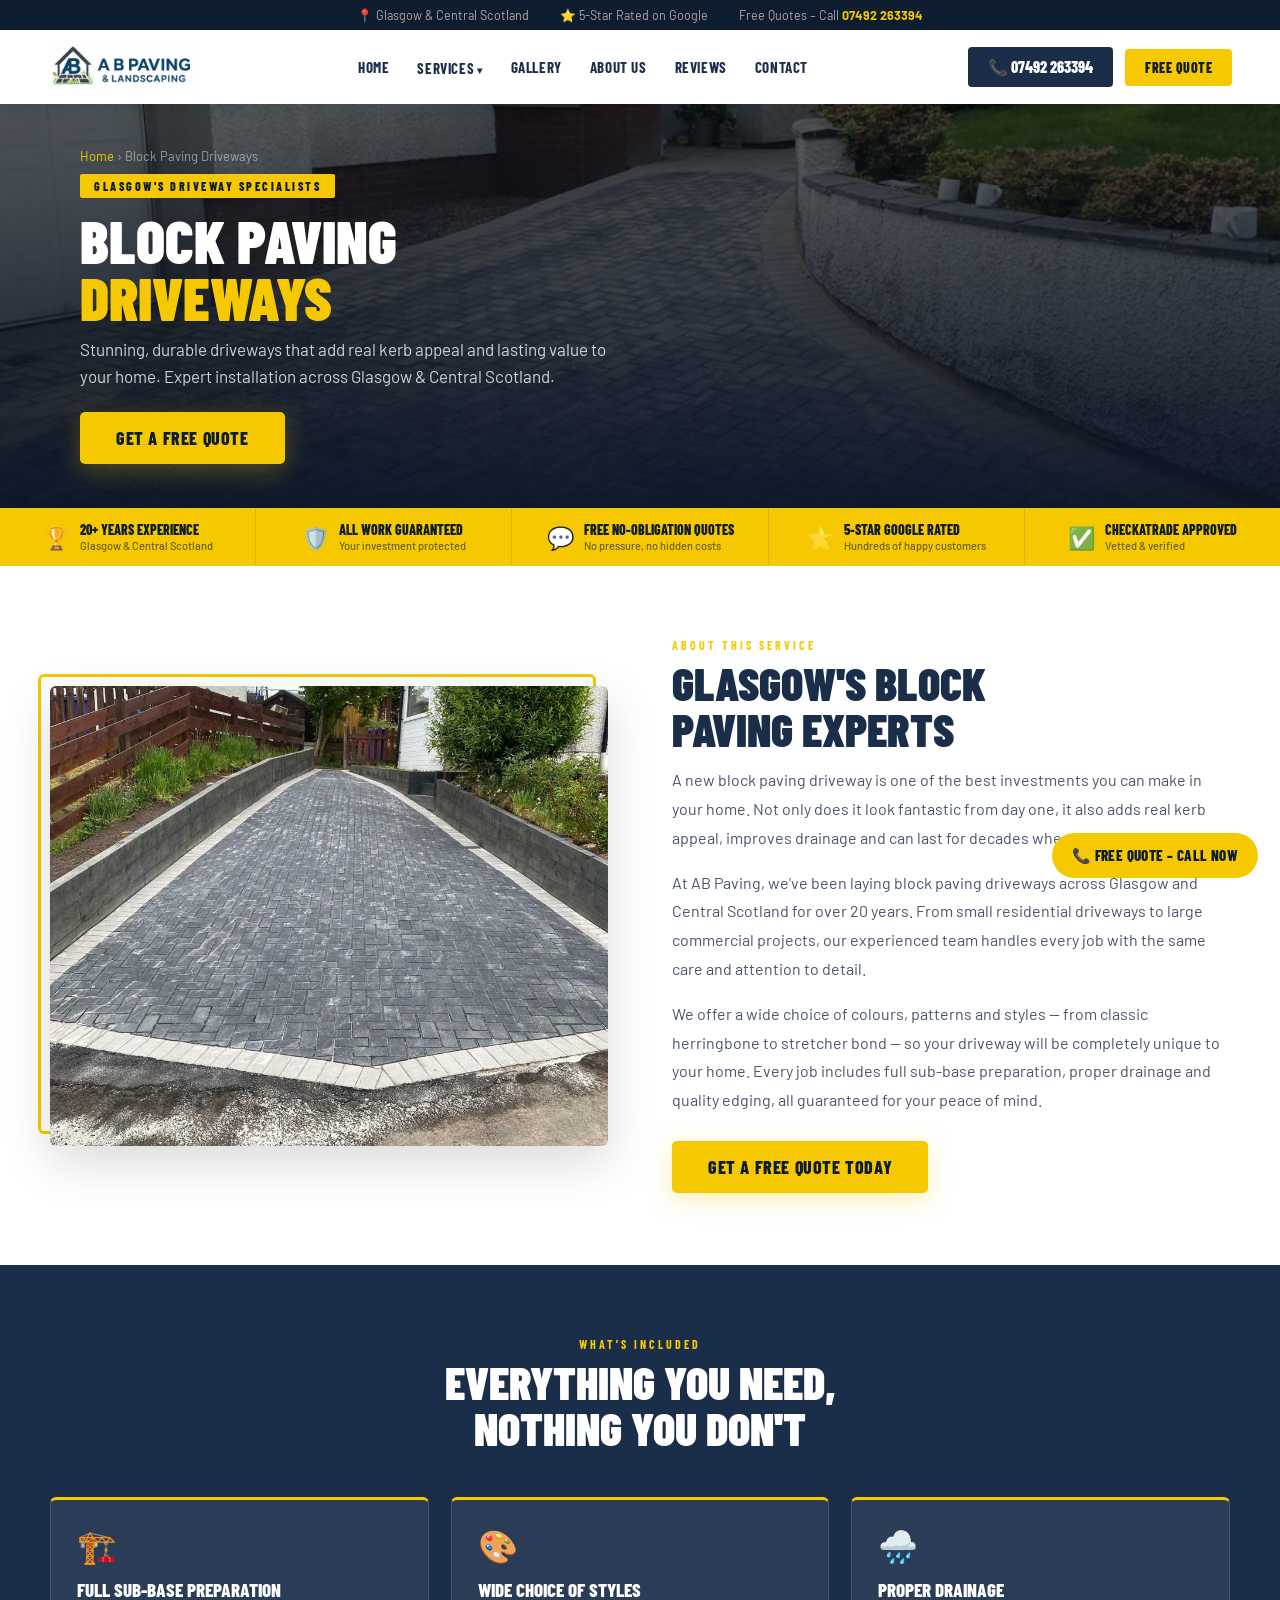
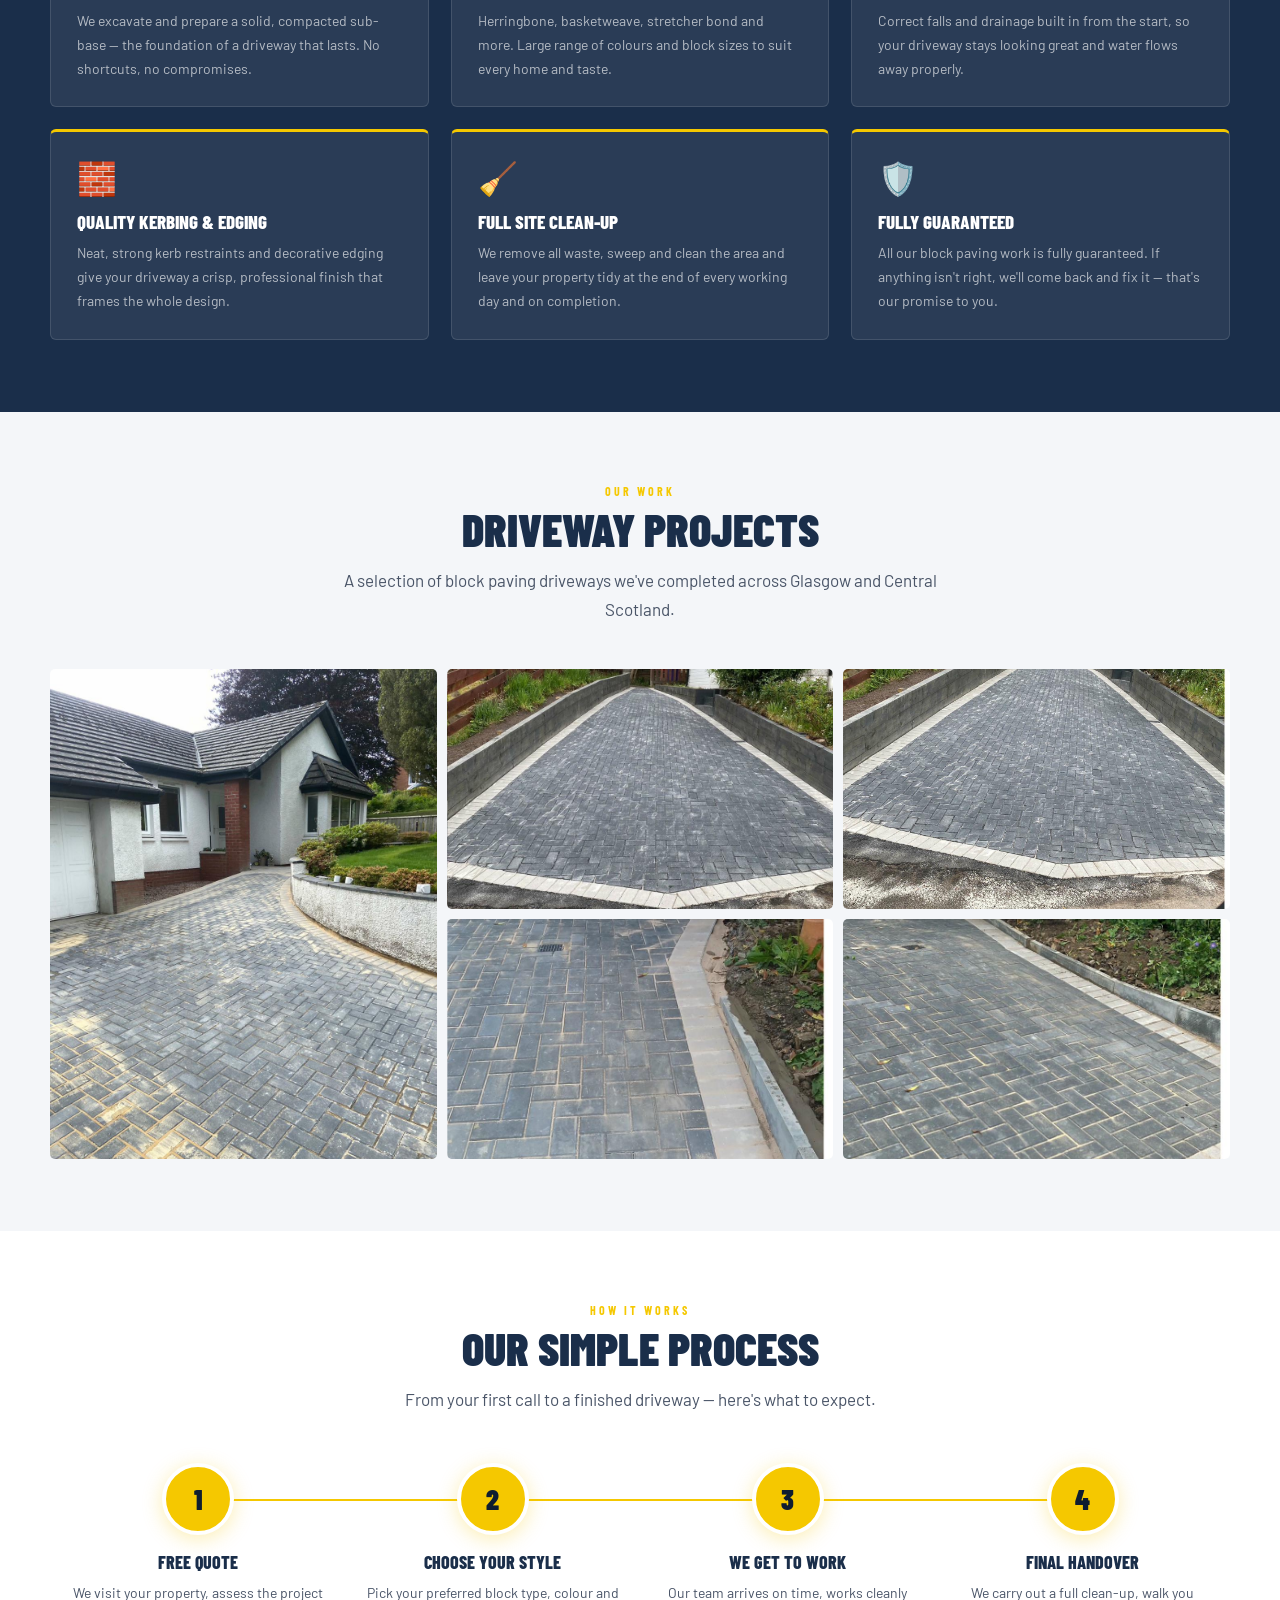
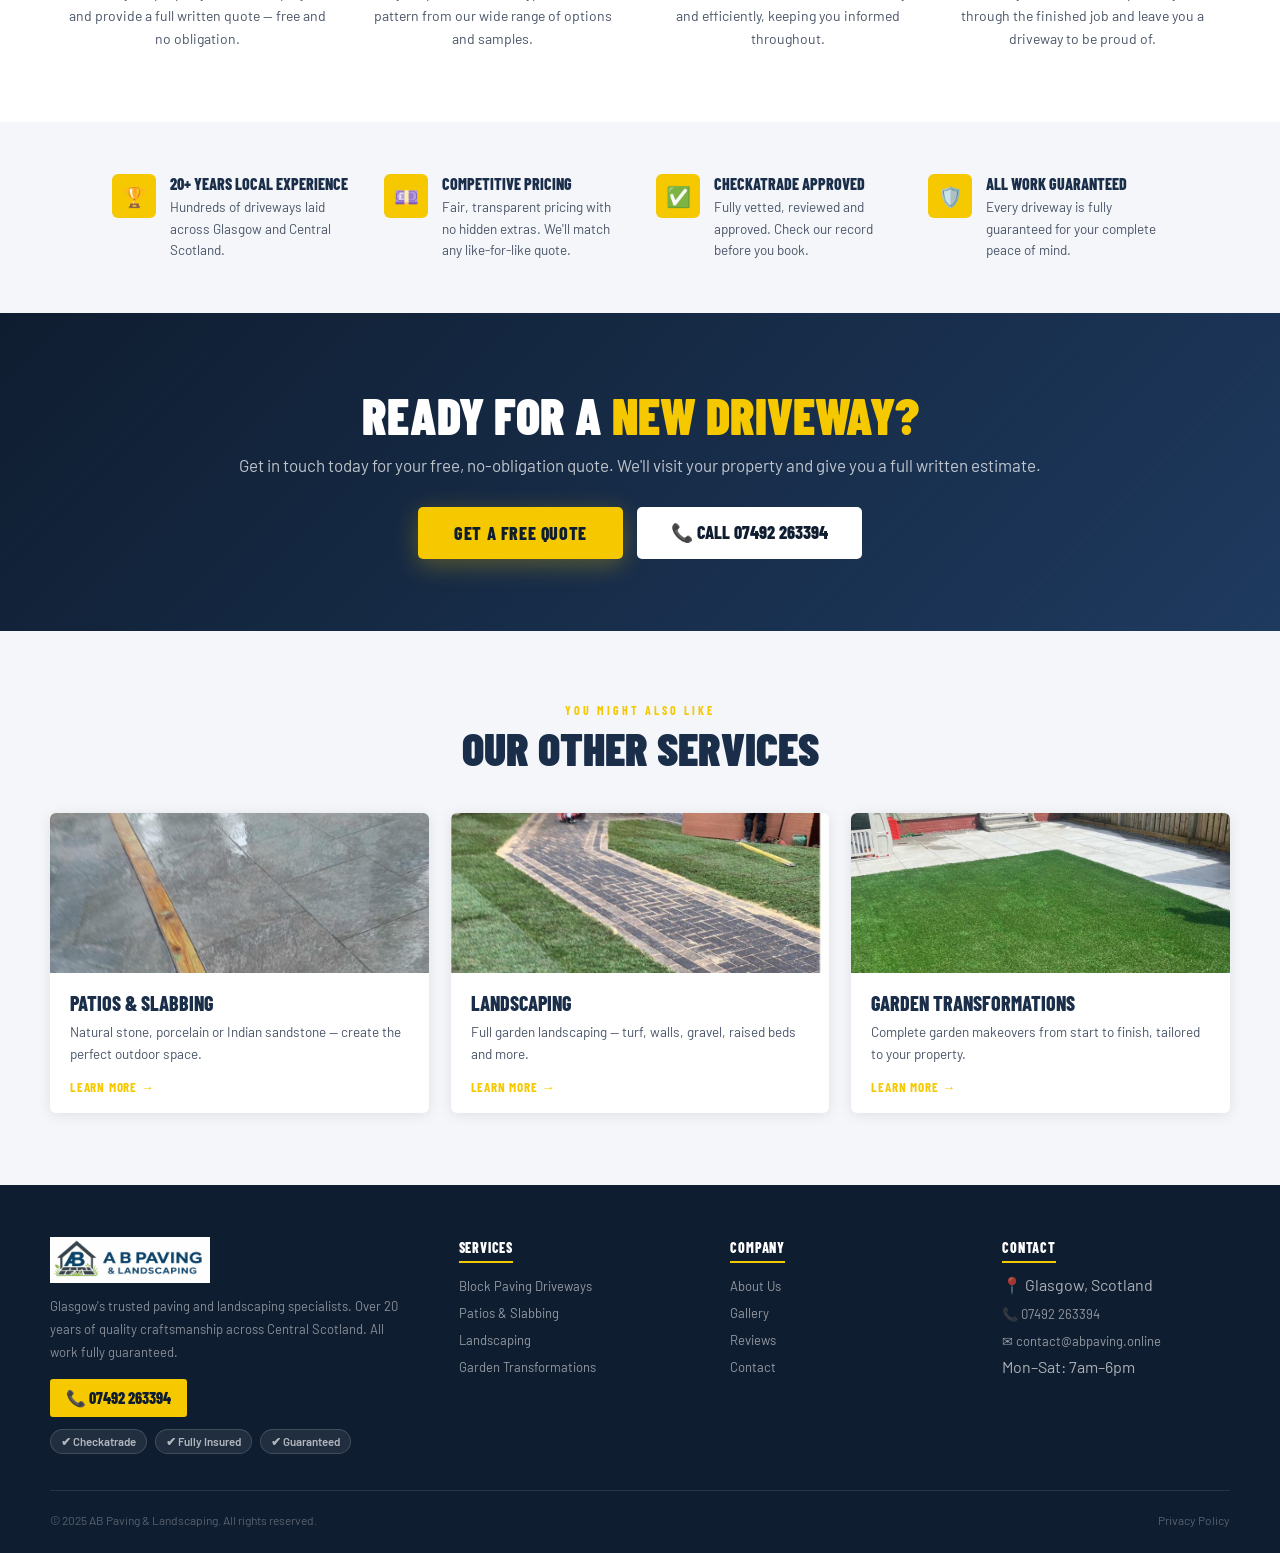
<file: block-paving-driveways.html>
<!DOCTYPE html>
<html lang="en">
<head>
  <meta charset="UTF-8">
  <meta name="viewport" content="width=device-width, initial-scale=1.0">
  <title>Block Paving Driveways Glasgow | AB Paving &amp; Landscaping Glasgow</title>
  <meta name="description" content="Expert block paving driveway installation across Glasgow &amp; Central Scotland. Free quotes, guaranteed work, over 20 years experience.">
  <link rel="canonical" href="https://abpaving.online/block-paving-driveways.html">
  <meta property="og:type" content="website">
  <meta property="og:url" content="https://abpaving.online/block-paving-driveways.html">
  <meta property="og:title" content="Block Paving Driveways Glasgow - AB Paving">
  <script type="application/ld+json">{"@context":"https://schema.org","@type":"Service","name":"Block Paving Driveways","provider":{"@type":"LocalBusiness","name":"AB Paving &amp; Landscaping","telephone":"+447492263394"},"areaServed":"Glasgow","description":"Expert block paving driveway installation and repair across Glasgow and Central Scotland."}</script>
  <link rel="icon" href="images/favicon.png">
  <link rel="preconnect" href="https://fonts.googleapis.com">
  <link rel="preconnect" href="https://fonts.gstatic.com" crossorigin>
  <link href="https://fonts.googleapis.com/css2?family=Barlow+Condensed:wght@400;600;700;800;900&family=Barlow:wght@400;500;600&display=swap" rel="stylesheet">
  <link rel="stylesheet" href="css/style.css">
  <link rel="stylesheet" href="css/pages.css">
</head>
<body>
<a href="tel:07492263394" class="float-call">📞 Free Quote – Call Now</a>
<div class="topbar">
  <span>📍 Glasgow &amp; Central Scotland</span>
  <span>⭐ 5-Star Rated on Google</span>
  <span>Free Quotes – Call <a href="tel:07492263394">07492 263394</a></span>
</div>
<nav class="main-nav">
  <a href="index.html" class="nav-logo">
    <img src="images/logo.png" alt="AB Paving &amp; Landscaping" width="160" height="50">
  </a>
  <div class="nav-links">
    <a href="index.html">Home</a>
    <div class="nav-dropdown">
      <a href="#">Services</a>
      <div class="dropdown-menu">
        <a href="block-paving-driveways.html">Block Paving Driveways</a>
        <a href="patios-slabbing.html">Patios &amp; Slabbing</a>
        <a href="landscaping.html">Landscaping</a>
        <a href="garden-transformations.html">Garden Transformations</a>
      </div>
    </div>
    <a href="gallery.html">Gallery</a>
    <a href="about.html">About Us</a>
    <a href="reviews.html">Reviews</a>
    <a href="index.html#contact">Contact</a>
  </div>
  <div class="nav-cta">
    <a href="tel:07492263394" class="btn-call">📞 07492 263394</a>
    <a href="index.html#contact" class="btn-quote">Free Quote</a>
  </div>
  <button class="hamburger" aria-label="Open menu"><span></span><span></span><span></span></button>
</nav>
<div class="mobile-menu">
  <a href="index.html">Home</a>
  <a href="block-paving-driveways.html">Block Paving Driveways</a>
  <a href="patios-slabbing.html">Patios &amp; Slabbing</a>
  <a href="landscaping.html">Landscaping</a>
  <a href="garden-transformations.html">Garden Transformations</a>
  <a href="gallery.html">Gallery</a>
  <a href="about.html">About Us</a>
  <a href="reviews.html">Reviews</a>
  <a href="index.html#contact">Contact</a>
  <div class="mob-cta">
    <a href="tel:07492263394" class="btn-primary" style="text-align:center">📞 Call 07492 263394</a>
    <a href="index.html#contact" class="btn-secondary" style="text-align:center;color:white">Get a Free Quote</a>
  </div>
</div>
<section class="page-hero">
  <div class="page-hero-bg" style="background-image:url('images/hero-driveway.jpg')"></div>
  <div class="page-hero-overlay"></div>
  <div class="page-hero-content">
    <div class="breadcrumb"><a href="index.html">Home</a> › Block Paving Driveways</div>
    <div class="hero-tag">Glasgow's Driveway Specialists</div>
    <h1>Block Paving<br><em>Driveways</em></h1>
    <p>Stunning, durable driveways that add real kerb appeal and lasting value to your home. Expert installation across Glasgow &amp; Central Scotland.</p>
    <a href="index.html#contact" class="btn-primary">Get a Free Quote</a>
  </div>
</section><div class="trust-bar"><div class="trust-inner">
  <div class="trust-item"><span class="ti-icon">🏆</span><div><div class="ti-text">20+ Years Experience</div><div class="ti-sub">Glasgow &amp; Central Scotland</div></div></div>
  <div class="trust-item"><span class="ti-icon">🛡️</span><div><div class="ti-text">All Work Guaranteed</div><div class="ti-sub">Your investment protected</div></div></div>
  <div class="trust-item"><span class="ti-icon">💬</span><div><div class="ti-text">Free No-Obligation Quotes</div><div class="ti-sub">No pressure, no hidden costs</div></div></div>
  <div class="trust-item"><span class="ti-icon">⭐</span><div><div class="ti-text">5-Star Google Rated</div><div class="ti-sub">Hundreds of happy customers</div></div></div>
  <div class="trust-item"><span class="ti-icon">✅</span><div><div class="ti-text">Checkatrade Approved</div><div class="ti-sub">Vetted &amp; verified</div></div></div>
</div></div><section class="pad" style="background:white"><div class="container"><div class="intro-split">
  <div class="intro-img-wrap"><div class="intro-img" style="background-image:url('images/driveway-1.jpg')"></div></div>
  <div class="intro-text">
    <span class="s-tag">About This Service</span>
    <h2 class="s-title">Glasgow's Block<br>Paving Experts</h2>
    <p>A new block paving driveway is one of the best investments you can make in your home. Not only does it look fantastic from day one, it also adds real kerb appeal, improves drainage and can last for decades when properly installed.</p>
    <p>At AB Paving, we've been laying block paving driveways across Glasgow and Central Scotland for over 20 years. From small residential driveways to large commercial projects, our experienced team handles every job with the same care and attention to detail.</p>
    <p>We offer a wide choice of colours, patterns and styles — from classic herringbone to stretcher bond — so your driveway will be completely unique to your home. Every job includes full sub-base preparation, proper drainage and quality edging, all guaranteed for your peace of mind.</p>
    <a href="index.html#contact" class="btn-primary" style="margin-top:10px">Get a Free Quote Today</a>
  </div>
</div></div></section><section class="includes-sec pad"><div class="container">
  <div class="center"><span class="s-tag">What's Included</span><h2 class="s-title">Everything You Need,<br>Nothing You Don't</h2></div><div class="includes-grid"><div class="inc-card"><div class="inc-icon">🏗️</div><h3>Full Sub-Base Preparation</h3><p>We excavate and prepare a solid, compacted sub-base — the foundation of a driveway that lasts. No shortcuts, no compromises.</p></div><div class="inc-card"><div class="inc-icon">🎨</div><h3>Wide Choice of Styles</h3><p>Herringbone, basketweave, stretcher bond and more. Large range of colours and block sizes to suit every home and taste.</p></div><div class="inc-card"><div class="inc-icon">🌧️</div><h3>Proper Drainage</h3><p>Correct falls and drainage built in from the start, so your driveway stays looking great and water flows away properly.</p></div><div class="inc-card"><div class="inc-icon">🧱</div><h3>Quality Kerbing &amp; Edging</h3><p>Neat, strong kerb restraints and decorative edging give your driveway a crisp, professional finish that frames the whole design.</p></div><div class="inc-card"><div class="inc-icon">🧹</div><h3>Full Site Clean-Up</h3><p>We remove all waste, sweep and clean the area and leave your property tidy at the end of every working day and on completion.</p></div><div class="inc-card"><div class="inc-icon">🛡️</div><h3>Fully Guaranteed</h3><p>All our block paving work is fully guaranteed. If anything isn't right, we'll come back and fix it — that's our promise to you.</p></div></div></div></section><section class="pad" style="background:var(--light)"><div class="container">
  <div class="center"><span class="s-tag">Our Work</span><h2 class="s-title">Driveway Projects</h2><p class="s-intro">A selection of block paving driveways we've completed across Glasgow and Central Scotland.</p></div>
  <div class="gal-grid-pg" style="margin-top:44px">
    <div class="gal-pg-item tall" style="background-image:url('images/hero-driveway.jpg')"></div>
    <div class="gal-pg-item" style="background-image:url('images/driveway-1.jpg')"></div>
    <div class="gal-pg-item" style="background-image:url('images/driveway-2.jpg')"></div>
    <div class="gal-pg-item" style="background-image:url('images/driveway-3.jpg')"></div>
    <div class="gal-pg-item" style="background-image:url('images/driveway-4.jpg')"></div>
  </div>
</div></section><section class="process-sec pad"><div class="container">
  <div class="center"><span class="s-tag">How It Works</span><h2 class="s-title">Our Simple Process</h2><p class="s-intro">From your first call to a finished driveway — here's what to expect.</p></div><div class="process-steps"><div class="step"><div class="step-num">1</div><h3>Free Quote</h3><p>We visit your property, assess the project and provide a full written quote — free and no obligation.</p></div><div class="step"><div class="step-num">2</div><h3>Choose Your Style</h3><p>Pick your preferred block type, colour and pattern from our wide range of options and samples.</p></div><div class="step"><div class="step-num">3</div><h3>We Get to Work</h3><p>Our team arrives on time, works cleanly and efficiently, keeping you informed throughout.</p></div><div class="step"><div class="step-num">4</div><h3>Final Handover</h3><p>We carry out a full clean-up, walk you through the finished job and leave you a driveway to be proud of.</p></div></div></div></section><div class="why-strip"><div class="container"><div class="why-strip-inner"><div class="wi"><div class="wi-icon">🏆</div><div><div class="wi-title">20+ Years Local Experience</div><div class="wi-text">Hundreds of driveways laid across Glasgow and Central Scotland.</div></div></div><div class="wi"><div class="wi-icon">💷</div><div><div class="wi-title">Competitive Pricing</div><div class="wi-text">Fair, transparent pricing with no hidden extras. We'll match any like-for-like quote.</div></div></div><div class="wi"><div class="wi-icon">✅</div><div><div class="wi-title">Checkatrade Approved</div><div class="wi-text">Fully vetted, reviewed and approved. Check our record before you book.</div></div></div><div class="wi"><div class="wi-icon">🛡️</div><div><div class="wi-title">All Work Guaranteed</div><div class="wi-text">Every driveway is fully guaranteed for your complete peace of mind.</div></div></div></div></div></div><section class="cta-sec">
  <h2>Ready for a <span>New Driveway?</span></h2>
  <p>Get in touch today for your free, no-obligation quote. We'll visit your property and give you a full written estimate.</p>
  <div class="cta-btns">
    <a href="index.html#contact" class="btn-primary">Get a Free Quote</a>
    <a href="tel:07492263394" class="btn-white">📞 Call 07492 263394</a>
  </div>
</section><section class="related-sec pad">
  <div class="container">
    <div class="center"><span class="s-tag">You Might Also Like</span><h2 class="s-title">Our Other Services</h2></div>
    <div class="related-grid"><a href="patios-slabbing.html" class="rel-card">
      <div class="rel-img" style="background-image:url('images/patio-1.jpg')"></div>
      <div class="rel-body"><h3>Patios &amp; Slabbing</h3><p>Natural stone, porcelain or Indian sandstone — create the perfect outdoor space.</p><span class="rel-link">Learn More →</span></div>
    </a><a href="landscaping.html" class="rel-card">
      <div class="rel-img" style="background-image:url('images/landscaping-1.jpg')"></div>
      <div class="rel-body"><h3>Landscaping</h3><p>Full garden landscaping — turf, walls, gravel, raised beds and more.</p><span class="rel-link">Learn More →</span></div>
    </a><a href="garden-transformations.html" class="rel-card">
      <div class="rel-img" style="background-image:url('images/landscaping-2.jpg')"></div>
      <div class="rel-body"><h3>Garden Transformations</h3><p>Complete garden makeovers from start to finish, tailored to your property.</p><span class="rel-link">Learn More →</span></div>
    </a></div>
  </div>
</section><footer>
  <div class="footer-grid">
    <div>
      <div class="footer-logo"><img src="images/logo.png" alt="AB Paving &amp; Landscaping" width="160" height="46"></div>
      <p class="footer-desc">Glasgow's trusted paving and landscaping specialists. Over 20 years of quality craftsmanship across Central Scotland. All work fully guaranteed.</p>
      <a href="tel:07492263394" class="footer-phone">📞 07492 263394</a>
      <div class="badges"><span class="badge">✔ Checkatrade</span><span class="badge">✔ Fully Insured</span><span class="badge">✔ Guaranteed</span></div>
    </div>
    <div class="fcol"><h4>Services</h4><ul>
      <li><a href="block-paving-driveways.html">Block Paving Driveways</a></li>
      <li><a href="patios-slabbing.html">Patios &amp; Slabbing</a></li>
      <li><a href="landscaping.html">Landscaping</a></li>
      <li><a href="garden-transformations.html">Garden Transformations</a></li>
    </ul></div>
    <div class="fcol"><h4>Company</h4><ul>
      <li><a href="about.html">About Us</a></li>
      <li><a href="gallery.html">Gallery</a></li>
      <li><a href="reviews.html">Reviews</a></li>
      <li><a href="index.html#contact">Contact</a></li>
    </ul></div>
    <div class="fcol"><h4>Contact</h4><ul>
      <li>📍 Glasgow, Scotland</li>
      <li><a href="tel:07492263394">📞 07492 263394</a></li>
      <li><a href="mailto:contact@abpaving.online">✉ contact@abpaving.online</a></li>
      <li>Mon–Sat: 7am–6pm</li>
    </ul></div>
  </div>
  <div class="footer-bottom">
    <span>© 2025 AB Paving &amp; Landscaping. All rights reserved.</span>
    <span><a href="#" style="color:rgba(255,255,255,.3);text-decoration:none">Privacy Policy</a></span>
  </div>
</footer>
<script src="js/main.js"></script>
</body></html>
</file>
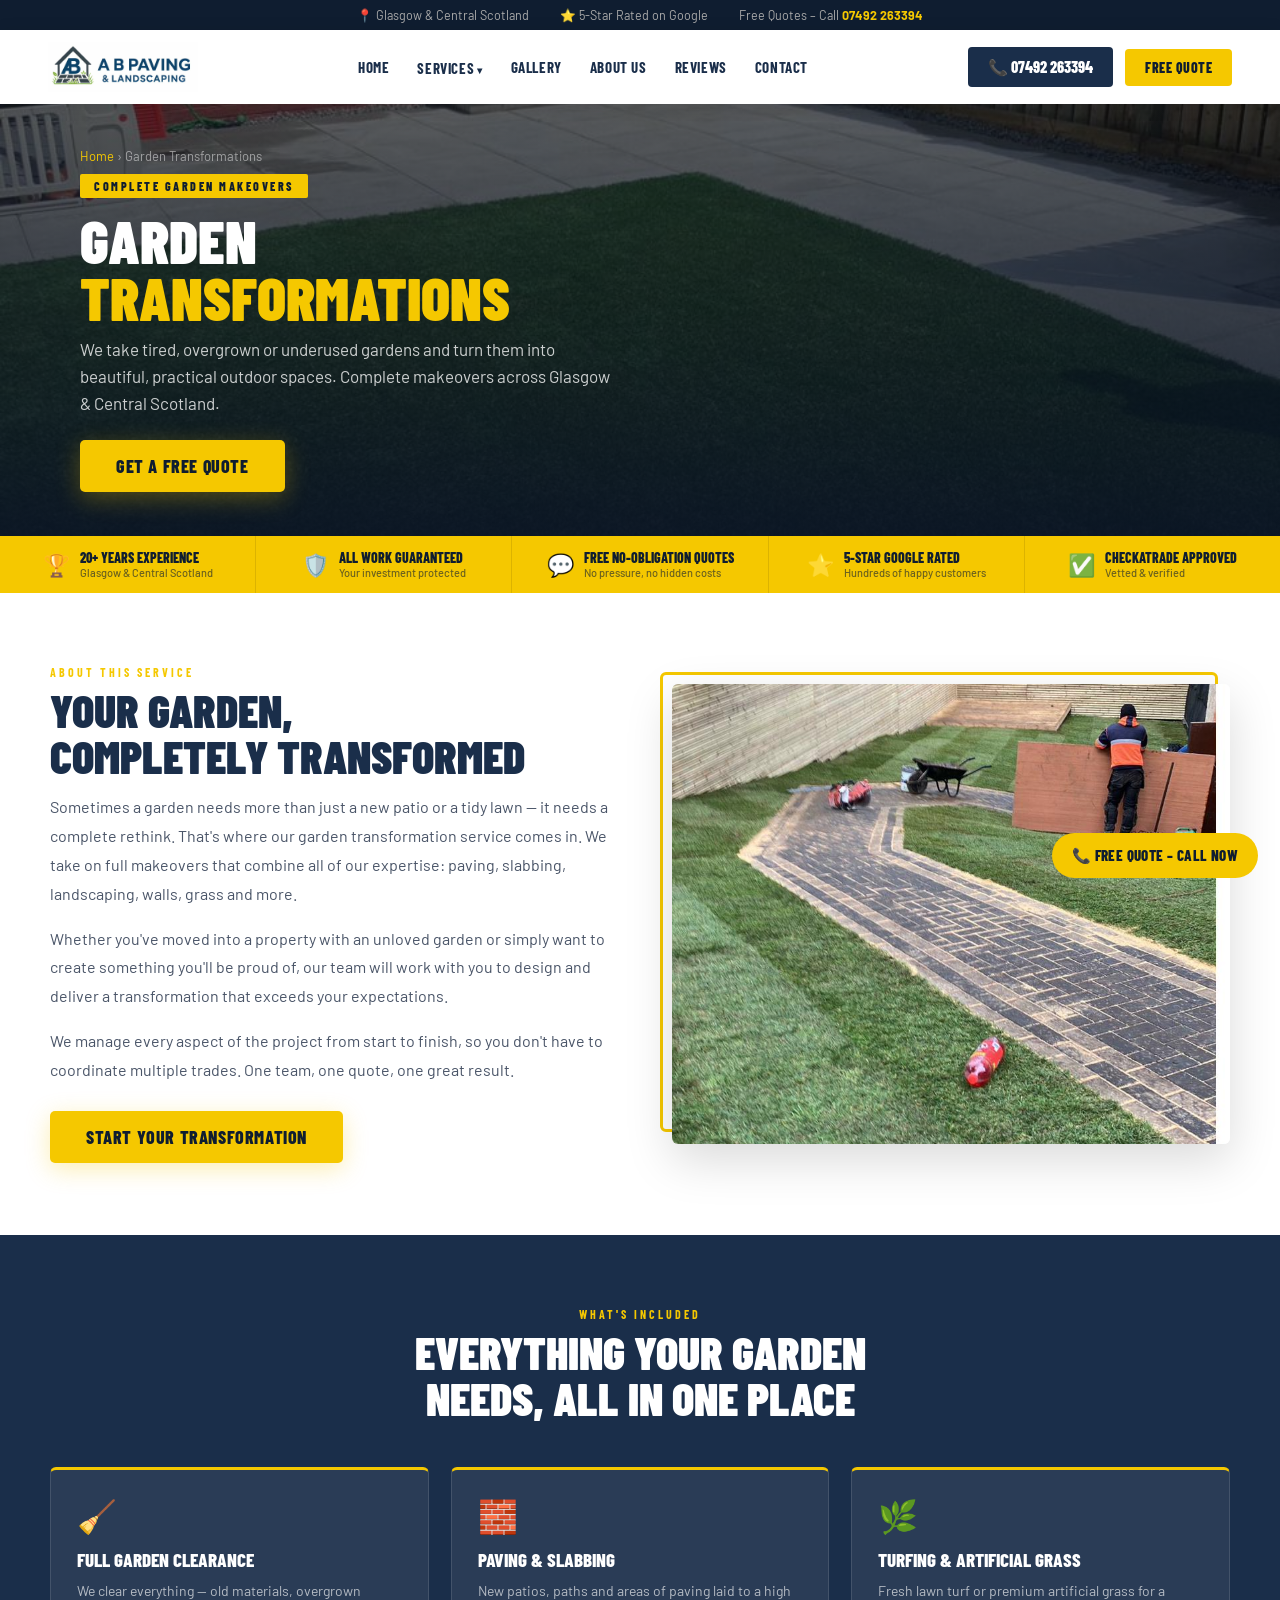
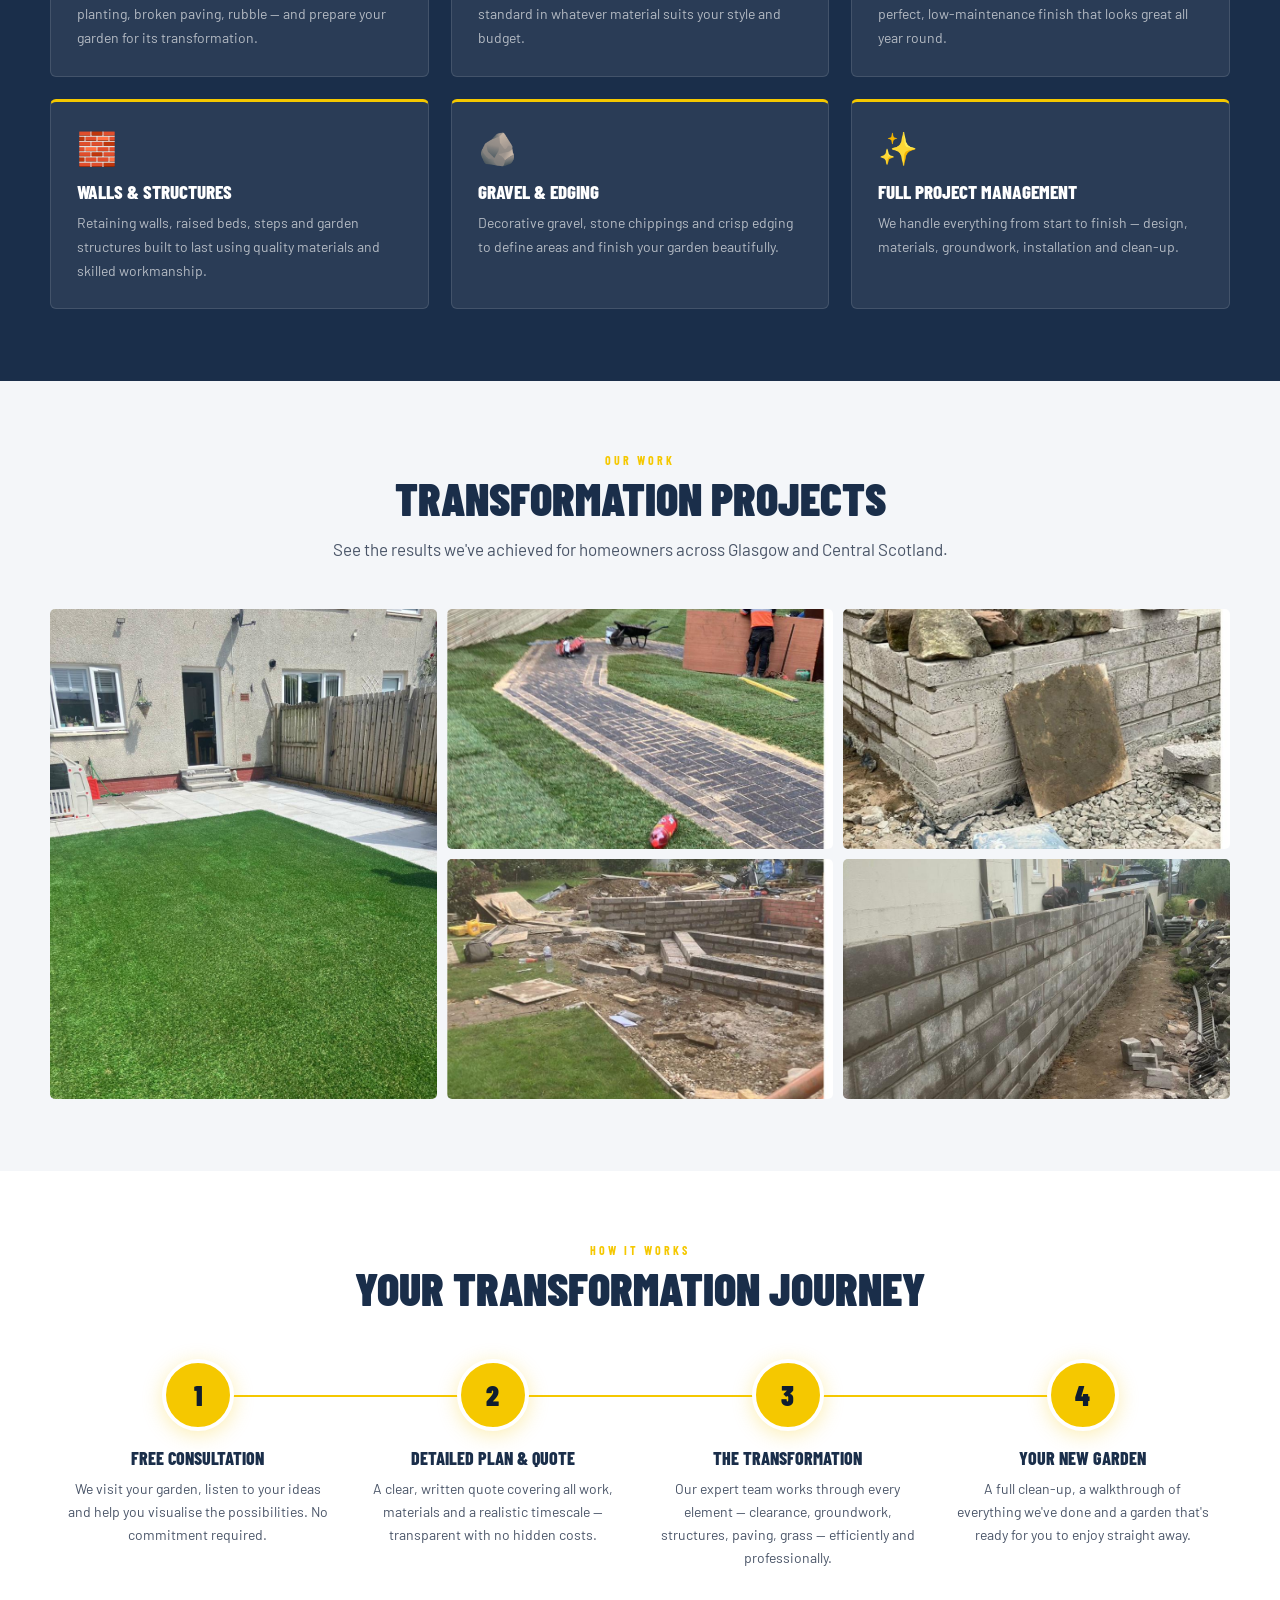
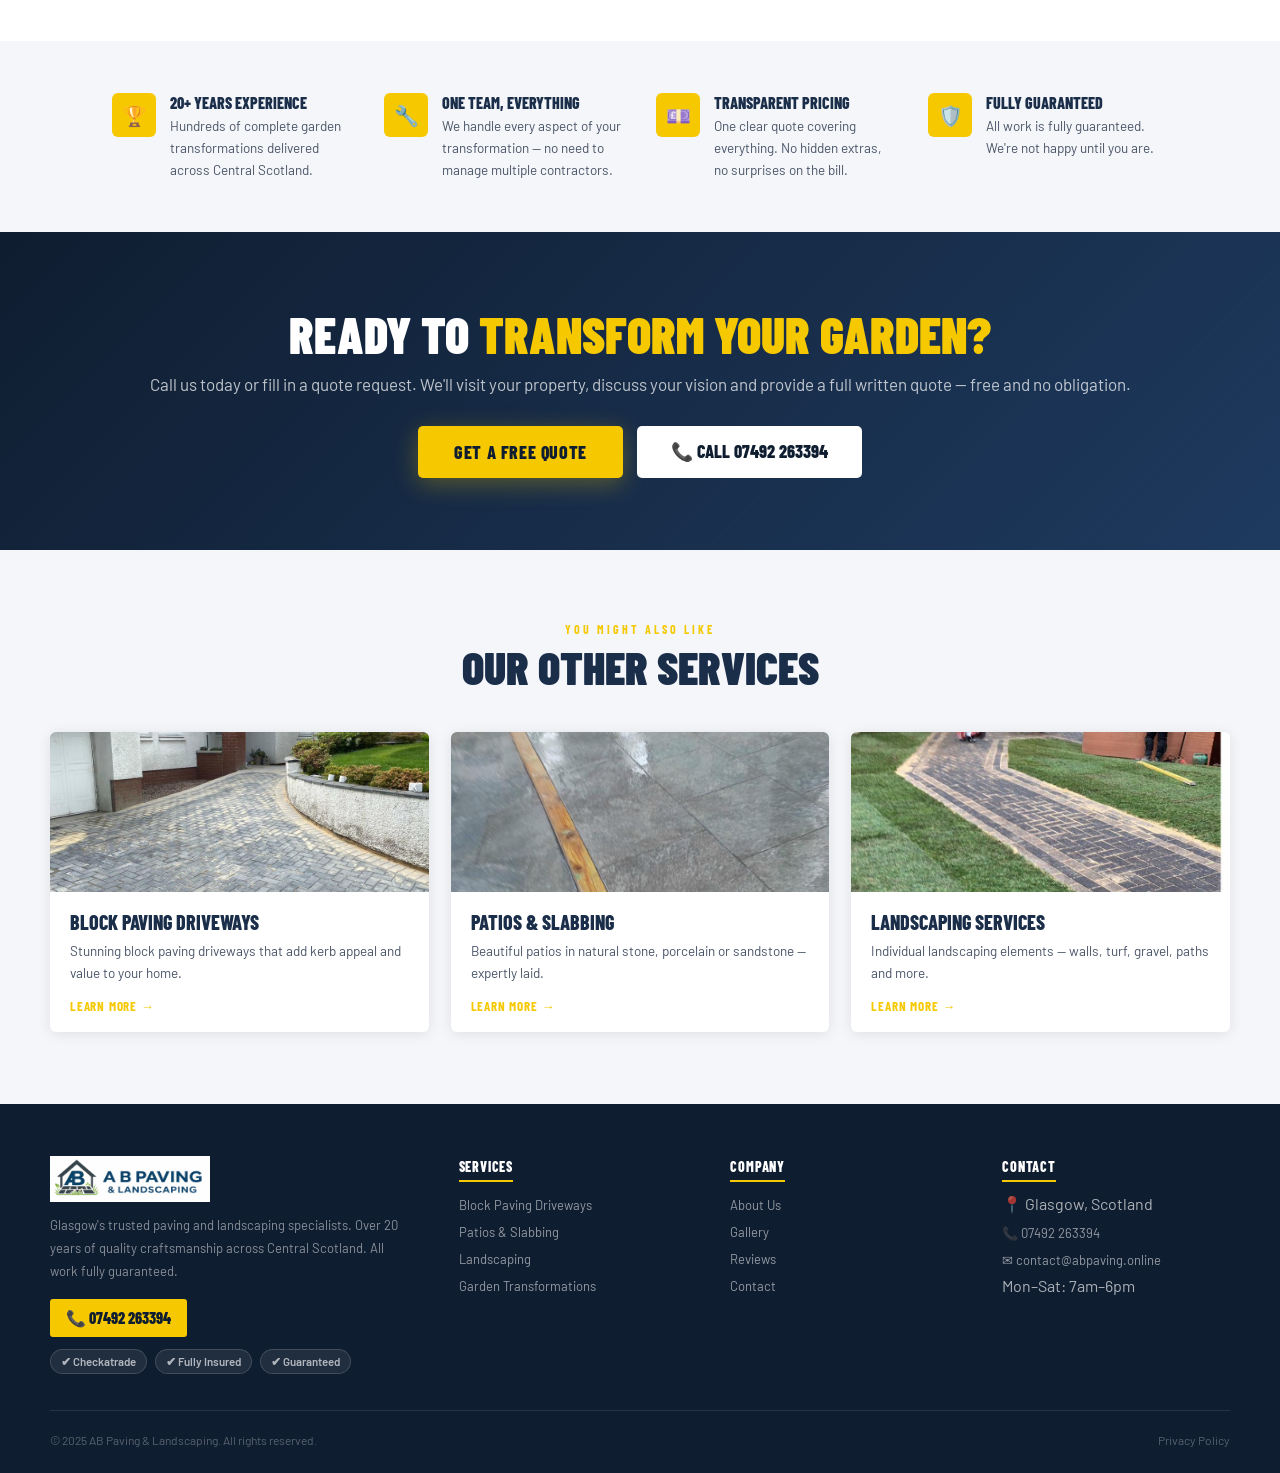
<file: garden-transformations.html>
<!DOCTYPE html>
<html lang="en">
<head>
  <meta charset="UTF-8">
  <meta name="viewport" content="width=device-width, initial-scale=1.0">
  <title>Garden Transformations Glasgow | AB Paving &amp; Landscaping Glasgow</title>
  <meta name="description" content="Complete garden transformation services across Glasgow &amp; Central Scotland. Full makeovers combining paving, landscaping and more. Free quotes.">
  <link rel="canonical" href="https://abpaving.online/garden-transformations.html">
  <meta property="og:type" content="website">
  <meta property="og:url" content="https://abpaving.online/garden-transformations.html">
  <meta property="og:title" content="Garden Transformations - AB Paving &amp; Landscaping">
  <script type="application/ld+json">{"@context":"https://schema.org","@type":"Service","name":"Garden Transformations","provider":{"@type":"LocalBusiness","name":"AB Paving &amp; Landscaping","telephone":"+447492263394"},"areaServed":"Glasgow","description":"Complete garden transformation services combining design, paving, landscaping and all outdoor work."}</script>
  <link rel="icon" href="images/favicon.png">
  <link rel="preconnect" href="https://fonts.googleapis.com">
  <link rel="preconnect" href="https://fonts.gstatic.com" crossorigin>
  <link href="https://fonts.googleapis.com/css2?family=Barlow+Condensed:wght@400;600;700;800;900&family=Barlow:wght@400;500;600&display=swap" rel="stylesheet">
  <link rel="stylesheet" href="css/style.css">
  <link rel="stylesheet" href="css/pages.css">
</head>
<body>
<a href="tel:07492263394" class="float-call">📞 Free Quote – Call Now</a>
<div class="topbar">
  <span>📍 Glasgow &amp; Central Scotland</span>
  <span>⭐ 5-Star Rated on Google</span>
  <span>Free Quotes – Call <a href="tel:07492263394">07492 263394</a></span>
</div>
<nav class="main-nav">
  <a href="index.html" class="nav-logo">
    <img src="images/logo.png" alt="AB Paving &amp; Landscaping" width="160" height="50">
  </a>
  <div class="nav-links">
    <a href="index.html">Home</a>
    <div class="nav-dropdown">
      <a href="#">Services</a>
      <div class="dropdown-menu">
        <a href="block-paving-driveways.html">Block Paving Driveways</a>
        <a href="patios-slabbing.html">Patios &amp; Slabbing</a>
        <a href="landscaping.html">Landscaping</a>
        <a href="garden-transformations.html">Garden Transformations</a>
      </div>
    </div>
    <a href="gallery.html">Gallery</a>
    <a href="about.html">About Us</a>
    <a href="reviews.html">Reviews</a>
    <a href="index.html#contact">Contact</a>
  </div>
  <div class="nav-cta">
    <a href="tel:07492263394" class="btn-call">📞 07492 263394</a>
    <a href="index.html#contact" class="btn-quote">Free Quote</a>
  </div>
  <button class="hamburger" aria-label="Open menu"><span></span><span></span><span></span></button>
</nav>
<div class="mobile-menu">
  <a href="index.html">Home</a>
  <a href="block-paving-driveways.html">Block Paving Driveways</a>
  <a href="patios-slabbing.html">Patios &amp; Slabbing</a>
  <a href="landscaping.html">Landscaping</a>
  <a href="garden-transformations.html">Garden Transformations</a>
  <a href="gallery.html">Gallery</a>
  <a href="about.html">About Us</a>
  <a href="reviews.html">Reviews</a>
  <a href="index.html#contact">Contact</a>
  <div class="mob-cta">
    <a href="tel:07492263394" class="btn-primary" style="text-align:center">📞 Call 07492 263394</a>
    <a href="index.html#contact" class="btn-secondary" style="text-align:center;color:white">Get a Free Quote</a>
  </div>
</div>
<section class="page-hero">
  <div class="page-hero-bg" style="background-image:url('images/landscaping-2.jpg')"></div>
  <div class="page-hero-overlay"></div>
  <div class="page-hero-content">
    <div class="breadcrumb"><a href="index.html">Home</a> › Garden Transformations</div>
    <div class="hero-tag">Complete Garden Makeovers</div>
    <h1>Garden<br><em>Transformations</em></h1>
    <p>We take tired, overgrown or underused gardens and turn them into beautiful, practical outdoor spaces. Complete makeovers across Glasgow &amp; Central Scotland.</p>
    <a href="index.html#contact" class="btn-primary">Get a Free Quote</a>
  </div>
</section><div class="trust-bar"><div class="trust-inner">
  <div class="trust-item"><span class="ti-icon">🏆</span><div><div class="ti-text">20+ Years Experience</div><div class="ti-sub">Glasgow &amp; Central Scotland</div></div></div>
  <div class="trust-item"><span class="ti-icon">🛡️</span><div><div class="ti-text">All Work Guaranteed</div><div class="ti-sub">Your investment protected</div></div></div>
  <div class="trust-item"><span class="ti-icon">💬</span><div><div class="ti-text">Free No-Obligation Quotes</div><div class="ti-sub">No pressure, no hidden costs</div></div></div>
  <div class="trust-item"><span class="ti-icon">⭐</span><div><div class="ti-text">5-Star Google Rated</div><div class="ti-sub">Hundreds of happy customers</div></div></div>
  <div class="trust-item"><span class="ti-icon">✅</span><div><div class="ti-text">Checkatrade Approved</div><div class="ti-sub">Vetted &amp; verified</div></div></div>
</div></div><section class="pad" style="background:white"><div class="container"><div class="intro-split">
  <div class="intro-text">
    <span class="s-tag">About This Service</span>
    <h2 class="s-title">Your Garden,<br>Completely Transformed</h2>
    <p>Sometimes a garden needs more than just a new patio or a tidy lawn — it needs a complete rethink. That's where our garden transformation service comes in. We take on full makeovers that combine all of our expertise: paving, slabbing, landscaping, walls, grass and more.</p>
    <p>Whether you've moved into a property with an unloved garden or simply want to create something you'll be proud of, our team will work with you to design and deliver a transformation that exceeds your expectations.</p>
    <p>We manage every aspect of the project from start to finish, so you don't have to coordinate multiple trades. One team, one quote, one great result.</p>
    <a href="index.html#contact" class="btn-primary" style="margin-top:10px">Start Your Transformation</a>
  </div>
  <div class="intro-img-wrap"><div class="intro-img" style="background-image:url('images/landscaping-1.jpg')"></div></div>
</div></div></section><section class="includes-sec pad"><div class="container">
  <div class="center"><span class="s-tag">What's Included</span><h2 class="s-title">Everything Your Garden<br>Needs, All In One Place</h2></div><div class="includes-grid"><div class="inc-card"><div class="inc-icon">🧹</div><h3>Full Garden Clearance</h3><p>We clear everything — old materials, overgrown planting, broken paving, rubble — and prepare your garden for its transformation.</p></div><div class="inc-card"><div class="inc-icon">🧱</div><h3>Paving &amp; Slabbing</h3><p>New patios, paths and areas of paving laid to a high standard in whatever material suits your style and budget.</p></div><div class="inc-card"><div class="inc-icon">🌿</div><h3>Turfing &amp; Artificial Grass</h3><p>Fresh lawn turf or premium artificial grass for a perfect, low-maintenance finish that looks great all year round.</p></div><div class="inc-card"><div class="inc-icon">🧱</div><h3>Walls &amp; Structures</h3><p>Retaining walls, raised beds, steps and garden structures built to last using quality materials and skilled workmanship.</p></div><div class="inc-card"><div class="inc-icon">🪨</div><h3>Gravel &amp; Edging</h3><p>Decorative gravel, stone chippings and crisp edging to define areas and finish your garden beautifully.</p></div><div class="inc-card"><div class="inc-icon">✨</div><h3>Full Project Management</h3><p>We handle everything from start to finish — design, materials, groundwork, installation and clean-up.</p></div></div></div></section><section class="pad" style="background:var(--light)"><div class="container">
  <div class="center"><span class="s-tag">Our Work</span><h2 class="s-title">Transformation Projects</h2><p class="s-intro">See the results we've achieved for homeowners across Glasgow and Central Scotland.</p></div>
  <div class="gal-grid-pg" style="margin-top:44px">
    <div class="gal-pg-item tall" style="background-image:url('images/landscaping-2.jpg')"></div>
    <div class="gal-pg-item" style="background-image:url('images/landscaping-1.jpg')"></div>
    <div class="gal-pg-item" style="background-image:url('images/garden-transformation.jpg')"></div>
    <div class="gal-pg-item" style="background-image:url('images/landscaping-6.jpg')"></div>
    <div class="gal-pg-item" style="background-image:url('images/landscaping-4.jpg')"></div>
  </div>
</div></section><section class="process-sec pad"><div class="container">
  <div class="center"><span class="s-tag">How It Works</span><h2 class="s-title">Your Transformation Journey</h2></div><div class="process-steps"><div class="step"><div class="step-num">1</div><h3>Free Consultation</h3><p>We visit your garden, listen to your ideas and help you visualise the possibilities. No commitment required.</p></div><div class="step"><div class="step-num">2</div><h3>Detailed Plan &amp; Quote</h3><p>A clear, written quote covering all work, materials and a realistic timescale — transparent with no hidden costs.</p></div><div class="step"><div class="step-num">3</div><h3>The Transformation</h3><p>Our expert team works through every element — clearance, groundwork, structures, paving, grass — efficiently and professionally.</p></div><div class="step"><div class="step-num">4</div><h3>Your New Garden</h3><p>A full clean-up, a walkthrough of everything we've done and a garden that's ready for you to enjoy straight away.</p></div></div></div></section><div class="why-strip"><div class="container"><div class="why-strip-inner"><div class="wi"><div class="wi-icon">🏆</div><div><div class="wi-title">20+ Years Experience</div><div class="wi-text">Hundreds of complete garden transformations delivered across Central Scotland.</div></div></div><div class="wi"><div class="wi-icon">🔧</div><div><div class="wi-title">One Team, Everything</div><div class="wi-text">We handle every aspect of your transformation — no need to manage multiple contractors.</div></div></div><div class="wi"><div class="wi-icon">💷</div><div><div class="wi-title">Transparent Pricing</div><div class="wi-text">One clear quote covering everything. No hidden extras, no surprises on the bill.</div></div></div><div class="wi"><div class="wi-icon">🛡️</div><div><div class="wi-title">Fully Guaranteed</div><div class="wi-text">All work is fully guaranteed. We're not happy until you are.</div></div></div></div></div></div><section class="cta-sec">
  <h2>Ready to <span>Transform Your Garden?</span></h2>
  <p>Call us today or fill in a quote request. We'll visit your property, discuss your vision and provide a full written quote — free and no obligation.</p>
  <div class="cta-btns">
    <a href="index.html#contact" class="btn-primary">Get a Free Quote</a>
    <a href="tel:07492263394" class="btn-white">📞 Call 07492 263394</a>
  </div>
</section><section class="related-sec pad">
  <div class="container">
    <div class="center"><span class="s-tag">You Might Also Like</span><h2 class="s-title">Our Other Services</h2></div>
    <div class="related-grid"><a href="block-paving-driveways.html" class="rel-card">
      <div class="rel-img" style="background-image:url('images/hero-driveway.jpg')"></div>
      <div class="rel-body"><h3>Block Paving Driveways</h3><p>Stunning block paving driveways that add kerb appeal and value to your home.</p><span class="rel-link">Learn More →</span></div>
    </a><a href="patios-slabbing.html" class="rel-card">
      <div class="rel-img" style="background-image:url('images/patio-1.jpg')"></div>
      <div class="rel-body"><h3>Patios &amp; Slabbing</h3><p>Beautiful patios in natural stone, porcelain or sandstone — expertly laid.</p><span class="rel-link">Learn More →</span></div>
    </a><a href="landscaping.html" class="rel-card">
      <div class="rel-img" style="background-image:url('images/landscaping-1.jpg')"></div>
      <div class="rel-body"><h3>Landscaping Services</h3><p>Individual landscaping elements — walls, turf, gravel, paths and more.</p><span class="rel-link">Learn More →</span></div>
    </a></div>
  </div>
</section><footer>
  <div class="footer-grid">
    <div>
      <div class="footer-logo"><img src="images/logo.png" alt="AB Paving &amp; Landscaping" width="160" height="46"></div>
      <p class="footer-desc">Glasgow's trusted paving and landscaping specialists. Over 20 years of quality craftsmanship across Central Scotland. All work fully guaranteed.</p>
      <a href="tel:07492263394" class="footer-phone">📞 07492 263394</a>
      <div class="badges"><span class="badge">✔ Checkatrade</span><span class="badge">✔ Fully Insured</span><span class="badge">✔ Guaranteed</span></div>
    </div>
    <div class="fcol"><h4>Services</h4><ul>
      <li><a href="block-paving-driveways.html">Block Paving Driveways</a></li>
      <li><a href="patios-slabbing.html">Patios &amp; Slabbing</a></li>
      <li><a href="landscaping.html">Landscaping</a></li>
      <li><a href="garden-transformations.html">Garden Transformations</a></li>
    </ul></div>
    <div class="fcol"><h4>Company</h4><ul>
      <li><a href="about.html">About Us</a></li>
      <li><a href="gallery.html">Gallery</a></li>
      <li><a href="reviews.html">Reviews</a></li>
      <li><a href="index.html#contact">Contact</a></li>
    </ul></div>
    <div class="fcol"><h4>Contact</h4><ul>
      <li>📍 Glasgow, Scotland</li>
      <li><a href="tel:07492263394">📞 07492 263394</a></li>
      <li><a href="mailto:contact@abpaving.online">✉ contact@abpaving.online</a></li>
      <li>Mon–Sat: 7am–6pm</li>
    </ul></div>
  </div>
  <div class="footer-bottom">
    <span>© 2025 AB Paving &amp; Landscaping. All rights reserved.</span>
    <span><a href="#" style="color:rgba(255,255,255,.3);text-decoration:none">Privacy Policy</a></span>
  </div>
</footer>
<script src="js/main.js"></script>
</body></html>
</file>
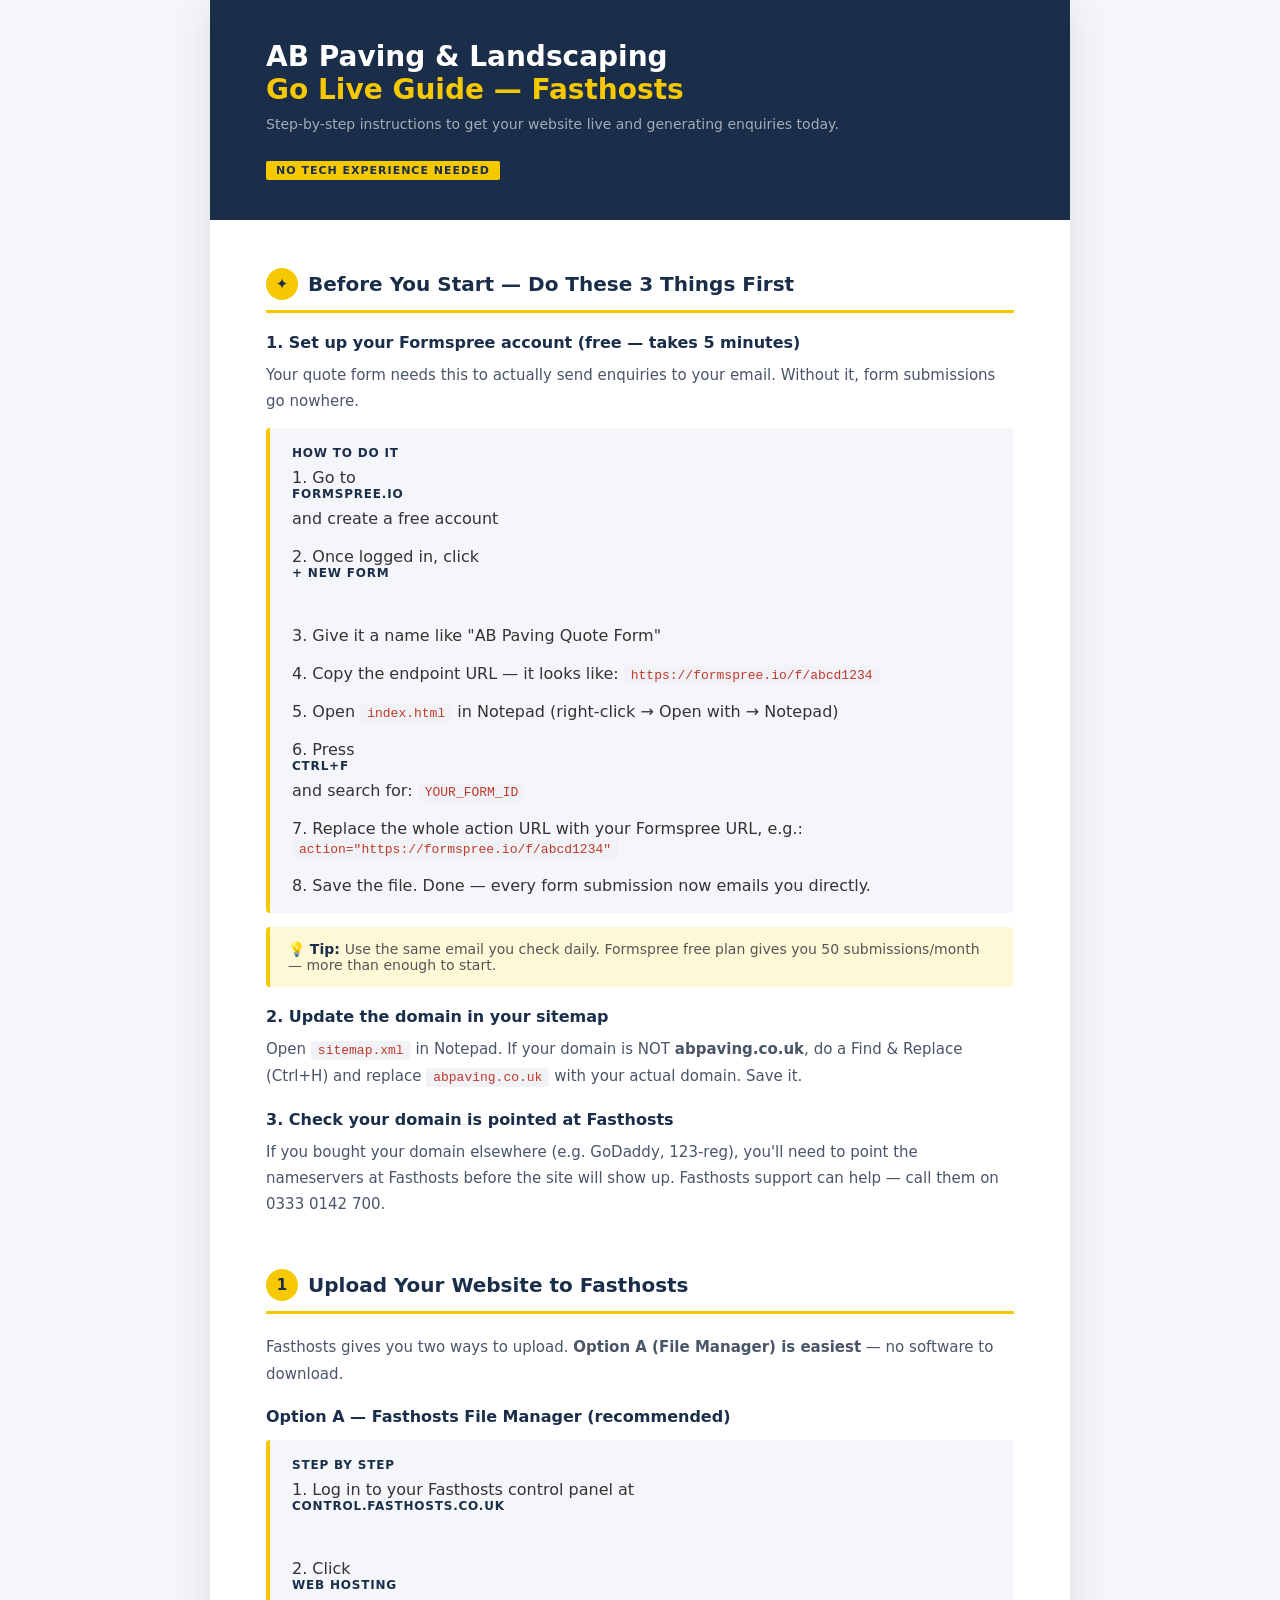
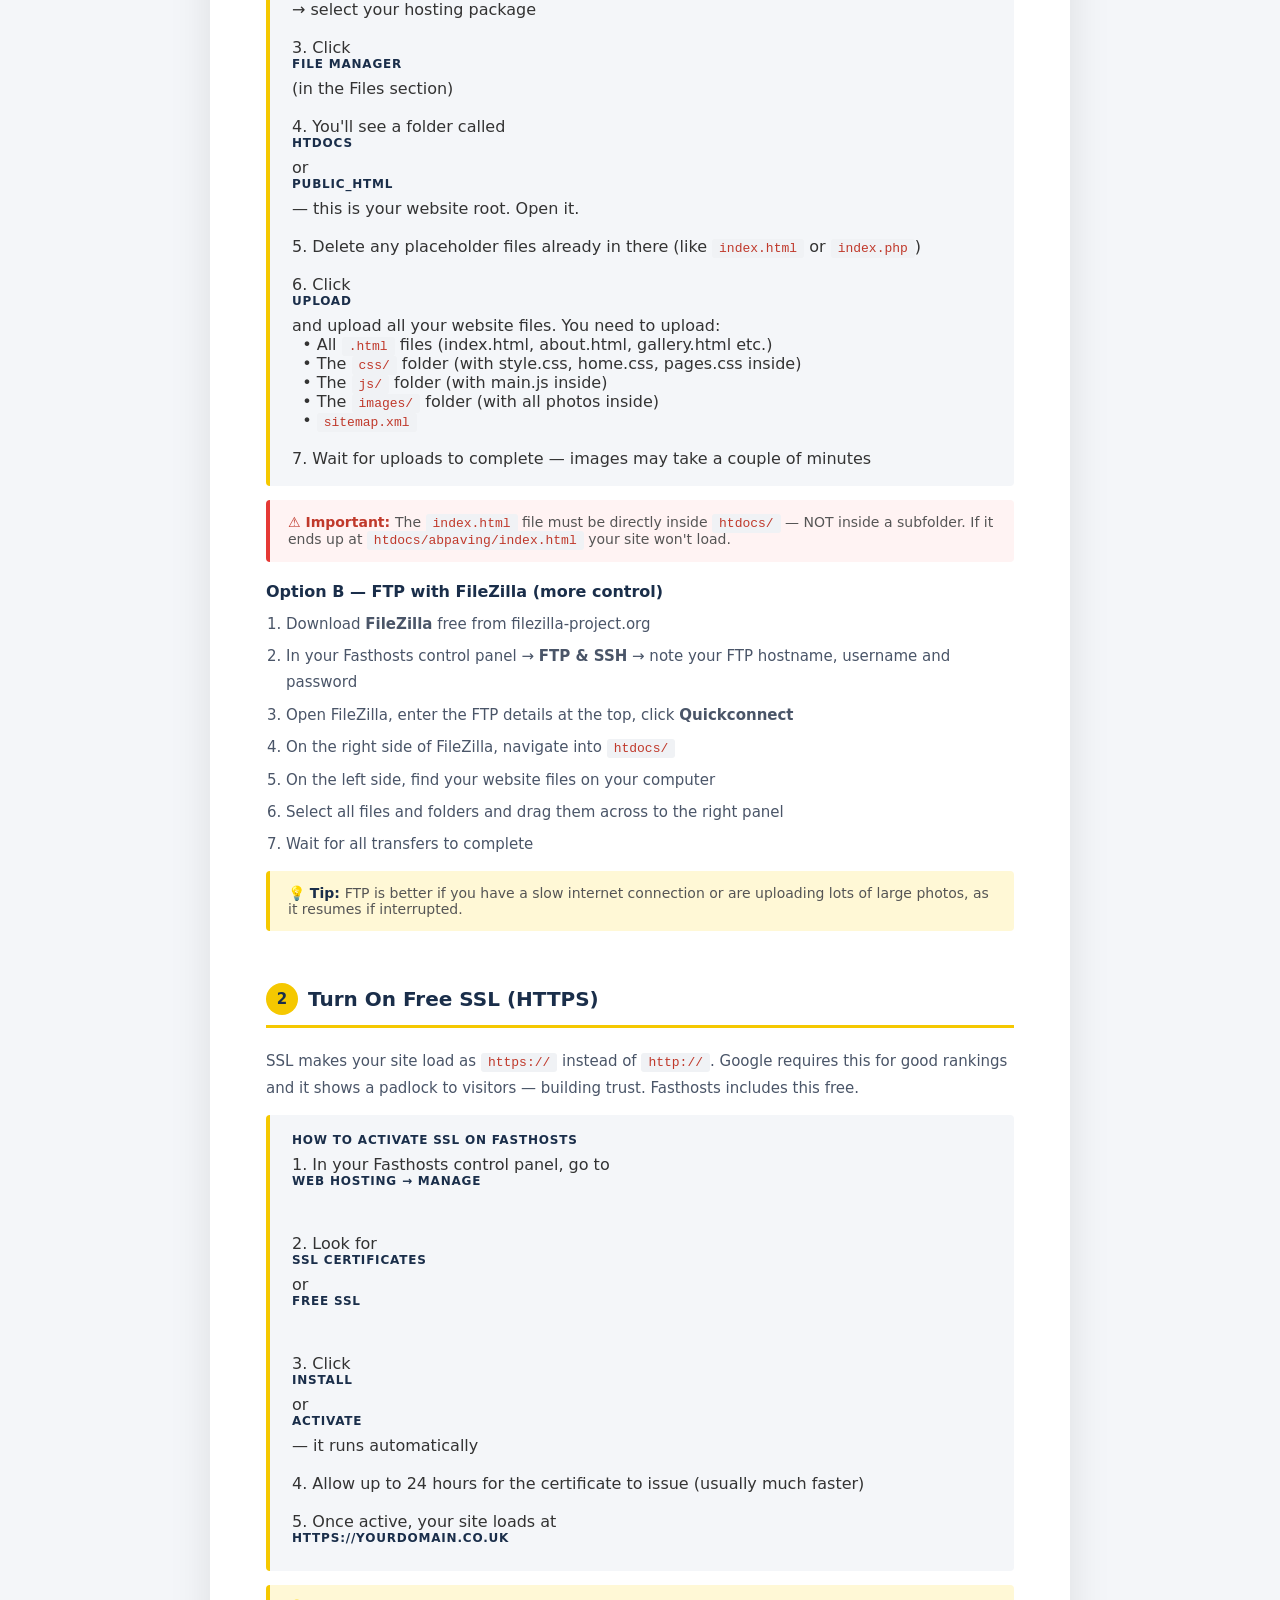
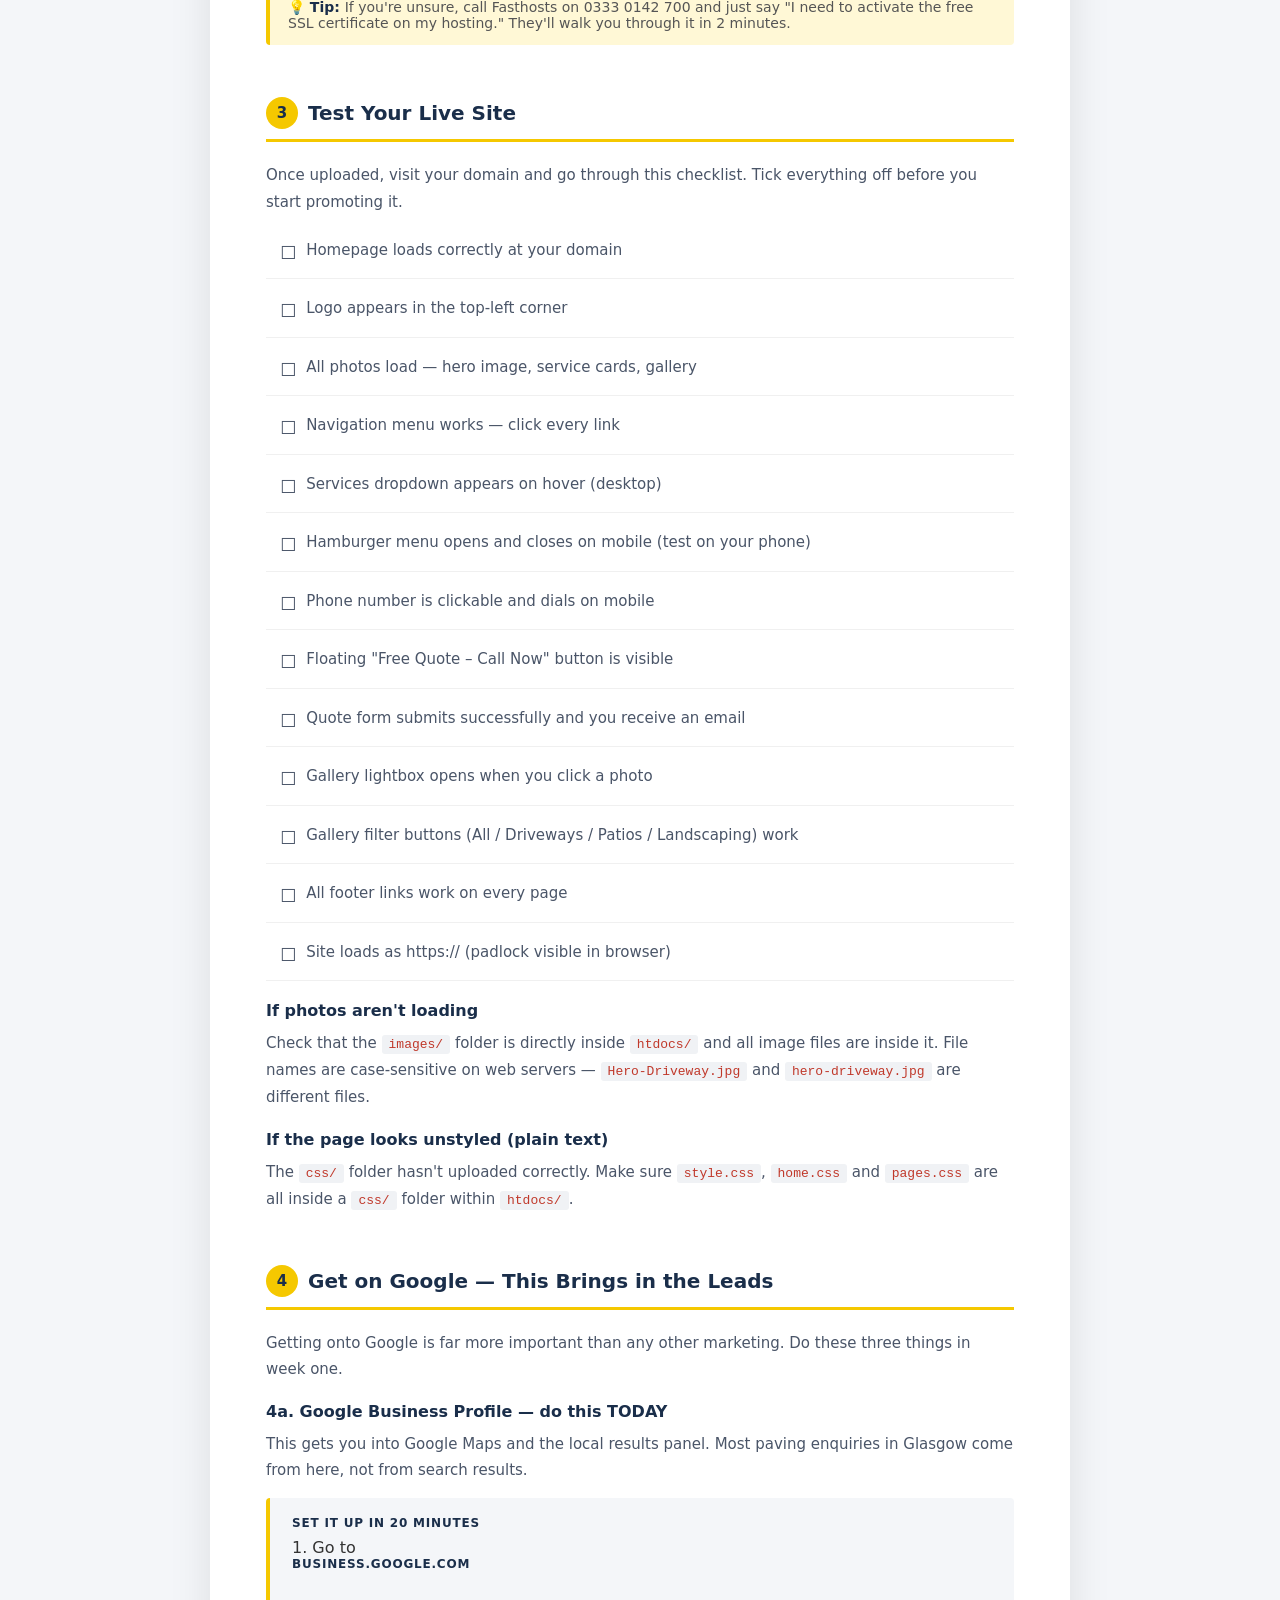
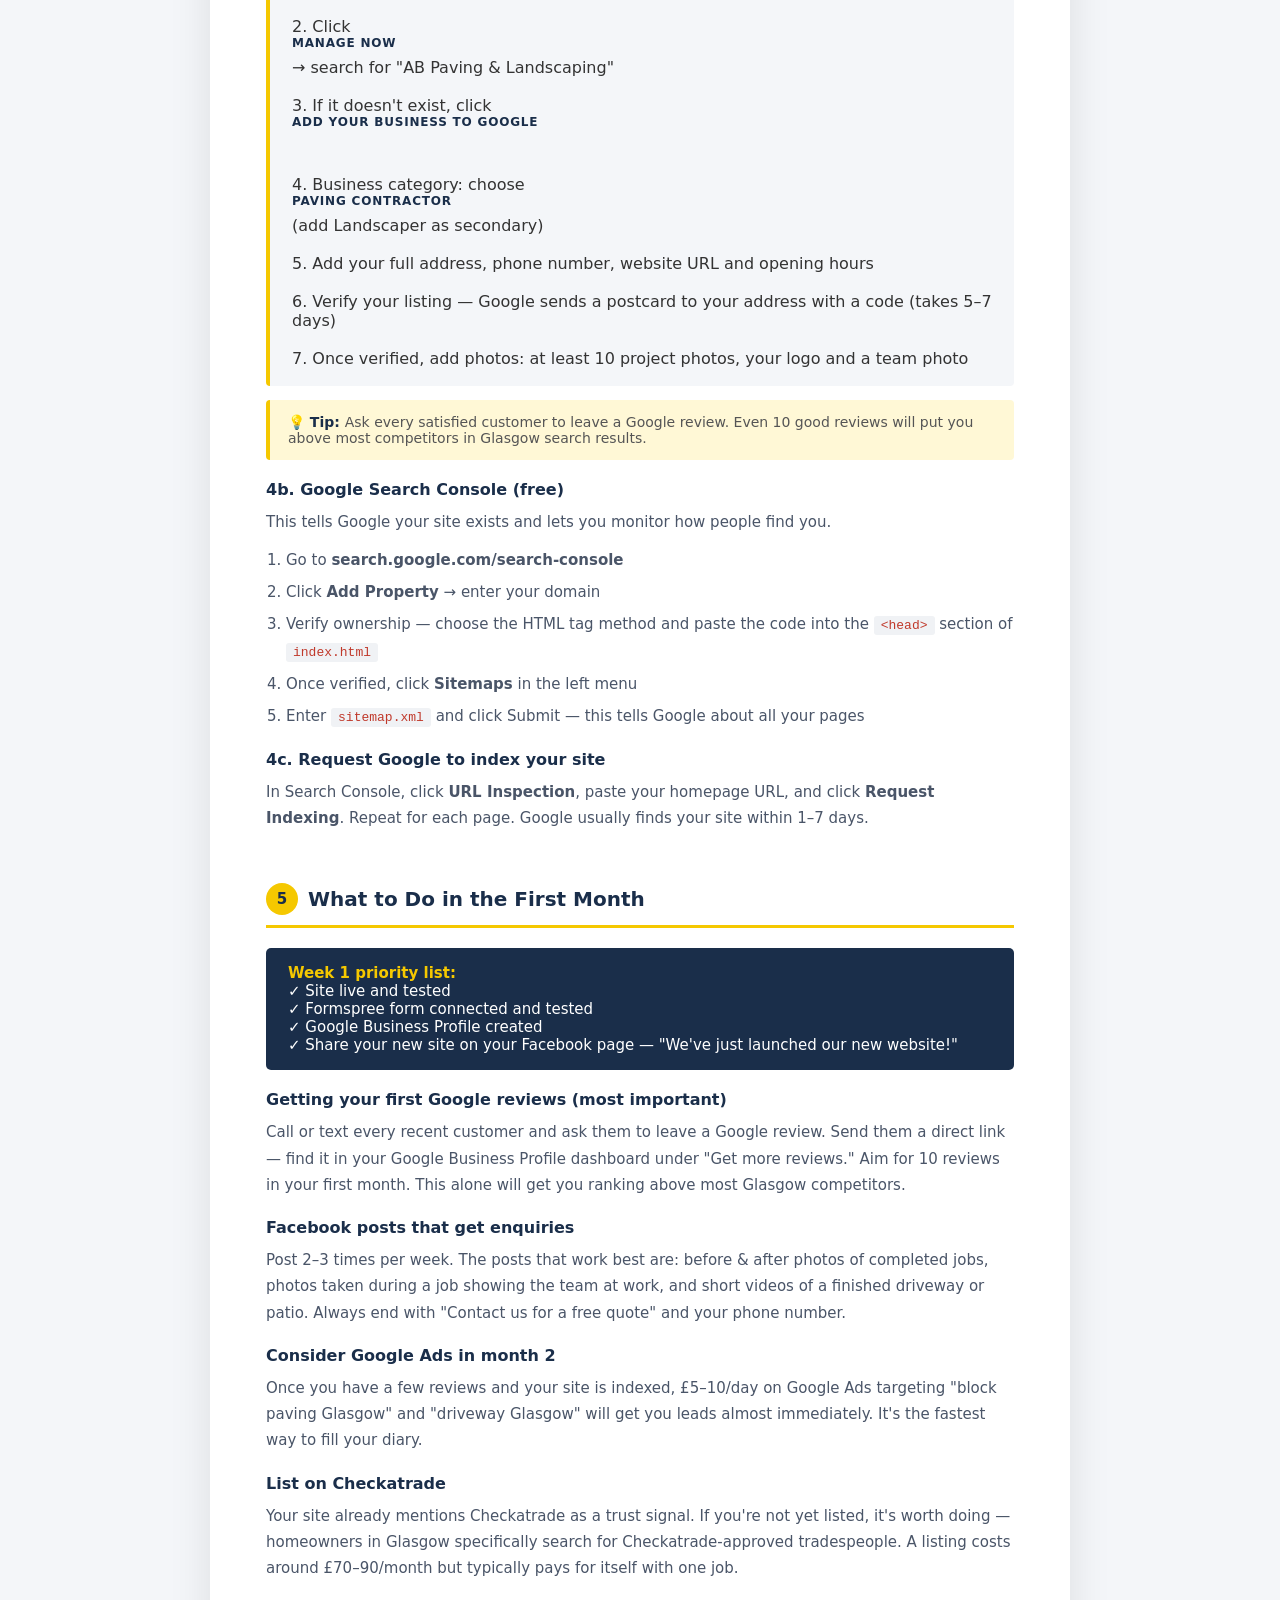
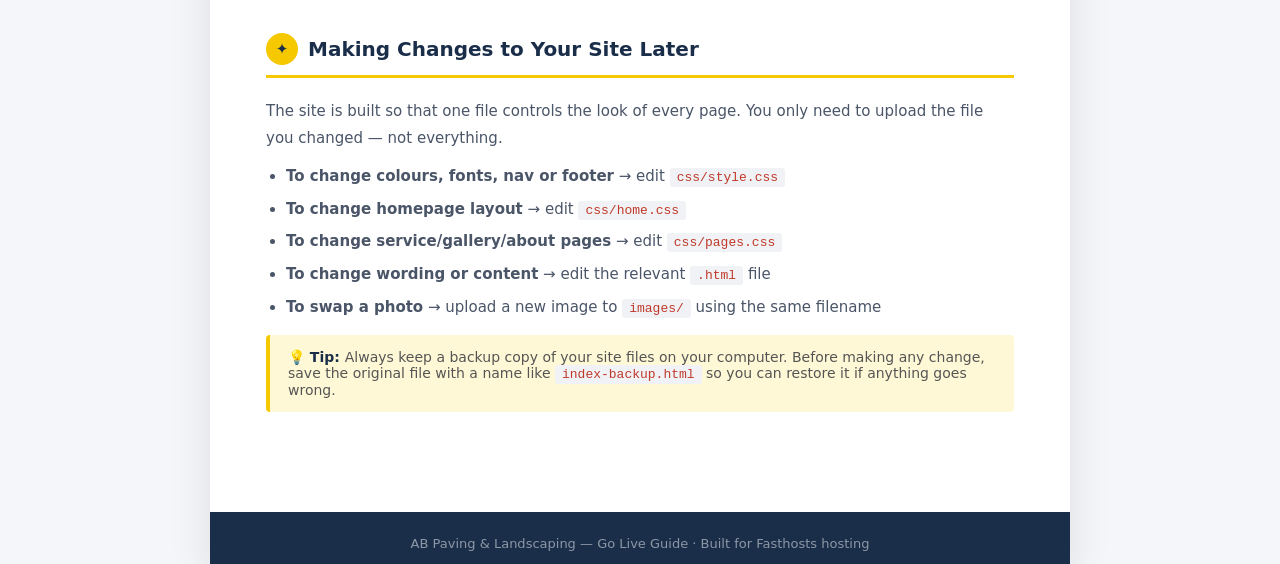
<file: GO-LIVE-GUIDE.html>
<!DOCTYPE html>
<html lang="en">
<head>
<meta charset="UTF-8">
<meta name="viewport" content="width=device-width,initial-scale=1.0">
<title>AB Paving – Go Live Guide (Fasthosts)</title>
<style>
  *, *::before, *::after { box-sizing: border-box; margin: 0; padding: 0; }
  :root { --navy: #1a2e4a; --yellow: #f5c800; --grey: #4a5568; --light: #f4f6f9; }
  body { font-family: system-ui, sans-serif; color: #333; background: var(--light); }
  .doc { max-width: 860px; margin: 0 auto; background: white; box-shadow: 0 4px 40px rgba(0,0,0,.1); }
  header { background: var(--navy); padding: 40px 56px; }
  header h1 { font-size: 28px; font-weight: 900; color: white; margin-bottom: 6px; }
  header h1 span { color: var(--yellow); }
  header p { color: rgba(255,255,255,.6); font-size: 14px; }
  .badge { display:inline-block; background:var(--yellow); color:var(--navy); font-size:11px; font-weight:700; padding:3px 10px; border-radius:2px; text-transform:uppercase; letter-spacing:1px; margin-top:12px; }
  main { padding: 48px 56px; }
  section { margin-bottom: 52px; }
  h2 { font-size: 20px; font-weight: 800; color: var(--navy); margin-bottom: 20px; padding-bottom: 10px; border-bottom: 3px solid var(--yellow); display:flex; align-items:center; gap:10px; }
  .num { width:32px; height:32px; background:var(--yellow); color:var(--navy); border-radius:50%; display:flex; align-items:center; justify-content:center; font-size:15px; font-weight:900; flex-shrink:0; }
  h3 { font-size: 16px; font-weight: 700; color: var(--navy); margin: 20px 0 10px; }
  p { font-size: 15px; color: var(--grey); line-height: 1.75; margin-bottom: 12px; }
  ul, ol { padding-left: 20px; margin-bottom: 12px; }
  li { font-size: 15px; color: var(--grey); line-height: 1.75; margin-bottom: 6px; }
  code { background: #f0f2f5; color: #c0392b; padding: 2px 7px; border-radius: 3px; font-size: 13px; font-family: monospace; }
  .step { background: var(--light); border-left: 4px solid var(--yellow); border-radius: 4px; padding: 18px 22px; margin: 14px 0; }
  .step strong { display:block; font-size:12px; text-transform:uppercase; letter-spacing:.8px; color:var(--navy); margin-bottom:8px; }
  .tip { background: #fff8d6; border-left: 4px solid var(--yellow); border-radius: 4px; padding: 14px 18px; margin: 14px 0; font-size: 14px; color: #555; }
  .tip::before { content: '💡 Tip: '; font-weight: 700; color: var(--navy); }
  .warn { background: #fff3f3; border-left: 4px solid #e53935; border-radius: 4px; padding: 14px 18px; margin: 14px 0; font-size: 14px; color: #555; }
  .warn::before { content: '⚠️ Important: '; font-weight: 700; color: #c0392b; }
  .check { list-style:none; padding:0; }
  .check li { padding:10px 14px; border-bottom:1px solid #f0f0f0; display:flex; align-items:flex-start; gap:10px; font-size:15px; color:var(--grey); }
  .check li::before { content:'☐'; font-size:18px; flex-shrink:0; }
  .highlight { background: var(--navy); color: white; padding: 16px 22px; border-radius: 5px; font-size: 15px; margin: 14px 0; }
  .highlight strong { color: var(--yellow); }
  footer { background: var(--navy); padding: 24px 56px; text-align:center; color:rgba(255,255,255,.5); font-size:13px; }
</style>
</head>
<body>
<div class="doc">

<header>
  <h1>AB Paving &amp; Landscaping<br><span>Go Live Guide — Fasthosts</span></h1>
  <p>Step-by-step instructions to get your website live and generating enquiries today.</p>
  <span class="badge">No tech experience needed</span>
</header>

<main>

<!-- STEP 0: BEFORE YOU START -->
<section>
  <h2><span class="num">✦</span> Before You Start — Do These 3 Things First</h2>

  <h3>1. Set up your Formspree account (free — takes 5 minutes)</h3>
  <p>Your quote form needs this to actually send enquiries to your email. Without it, form submissions go nowhere.</p>
  <div class="step">
    <strong>How to do it</strong>
    1. Go to <strong>formspree.io</strong> and create a free account<br><br>
    2. Once logged in, click <strong>+ New Form</strong><br><br>
    3. Give it a name like "AB Paving Quote Form"<br><br>
    4. Copy the endpoint URL — it looks like: <code>https://formspree.io/f/abcd1234</code><br><br>
    5. Open <code>index.html</code> in Notepad (right-click → Open with → Notepad)<br><br>
    6. Press <strong>Ctrl+F</strong> and search for: <code>YOUR_FORM_ID</code><br><br>
    7. Replace the whole action URL with your Formspree URL, e.g.:<br>
    <code>action="https://formspree.io/f/abcd1234"</code><br><br>
    8. Save the file. Done — every form submission now emails you directly.
  </div>
  <div class="tip">Use the same email you check daily. Formspree free plan gives you 50 submissions/month — more than enough to start.</div>

  <h3>2. Update the domain in your sitemap</h3>
  <p>Open <code>sitemap.xml</code> in Notepad. If your domain is NOT <strong>abpaving.co.uk</strong>, do a Find &amp; Replace (Ctrl+H) and replace <code>abpaving.co.uk</code> with your actual domain. Save it.</p>

  <h3>3. Check your domain is pointed at Fasthosts</h3>
  <p>If you bought your domain elsewhere (e.g. GoDaddy, 123-reg), you'll need to point the nameservers at Fasthosts before the site will show up. Fasthosts support can help — call them on 0333 0142 700.</p>
</section>

<!-- STEP 1: UPLOAD -->
<section>
  <h2><span class="num">1</span> Upload Your Website to Fasthosts</h2>
  <p>Fasthosts gives you two ways to upload. <strong>Option A (File Manager) is easiest</strong> — no software to download.</p>

  <h3>Option A — Fasthosts File Manager (recommended)</h3>
  <div class="step">
    <strong>Step by step</strong>
    1. Log in to your Fasthosts control panel at <strong>control.fasthosts.co.uk</strong><br><br>
    2. Click <strong>Web Hosting</strong> → select your hosting package<br><br>
    3. Click <strong>File Manager</strong> (in the Files section)<br><br>
    4. You'll see a folder called <strong>htdocs</strong> or <strong>public_html</strong> — this is your website root. Open it.<br><br>
    5. Delete any placeholder files already in there (like <code>index.html</code> or <code>index.php</code>)<br><br>
    6. Click <strong>Upload</strong> and upload all your website files. You need to upload:<br>
    &nbsp;&nbsp;• All <code>.html</code> files (index.html, about.html, gallery.html etc.)<br>
    &nbsp;&nbsp;• The <code>css/</code> folder (with style.css, home.css, pages.css inside)<br>
    &nbsp;&nbsp;• The <code>js/</code> folder (with main.js inside)<br>
    &nbsp;&nbsp;• The <code>images/</code> folder (with all photos inside)<br>
    &nbsp;&nbsp;• <code>sitemap.xml</code><br><br>
    7. Wait for uploads to complete — images may take a couple of minutes
  </div>
  <div class="warn">The <code>index.html</code> file must be directly inside <code>htdocs/</code> — NOT inside a subfolder. If it ends up at <code>htdocs/abpaving/index.html</code> your site won't load.</div>

  <h3>Option B — FTP with FileZilla (more control)</h3>
  <ol>
    <li>Download <strong>FileZilla</strong> free from filezilla-project.org</li>
    <li>In your Fasthosts control panel → <strong>FTP &amp; SSH</strong> → note your FTP hostname, username and password</li>
    <li>Open FileZilla, enter the FTP details at the top, click <strong>Quickconnect</strong></li>
    <li>On the right side of FileZilla, navigate into <code>htdocs/</code></li>
    <li>On the left side, find your website files on your computer</li>
    <li>Select all files and folders and drag them across to the right panel</li>
    <li>Wait for all transfers to complete</li>
  </ol>
  <div class="tip">FTP is better if you have a slow internet connection or are uploading lots of large photos, as it resumes if interrupted.</div>
</section>

<!-- STEP 2: SSL -->
<section>
  <h2><span class="num">2</span> Turn On Free SSL (HTTPS)</h2>
  <p>SSL makes your site load as <code>https://</code> instead of <code>http://</code>. Google requires this for good rankings and it shows a padlock to visitors — building trust. Fasthosts includes this free.</p>
  <div class="step">
    <strong>How to activate SSL on Fasthosts</strong>
    1. In your Fasthosts control panel, go to <strong>Web Hosting → Manage</strong><br><br>
    2. Look for <strong>SSL Certificates</strong> or <strong>Free SSL</strong><br><br>
    3. Click <strong>Install</strong> or <strong>Activate</strong> — it runs automatically<br><br>
    4. Allow up to 24 hours for the certificate to issue (usually much faster)<br><br>
    5. Once active, your site loads at <strong>https://yourdomain.co.uk</strong>
  </div>
  <div class="tip">If you're unsure, call Fasthosts on 0333 0142 700 and just say "I need to activate the free SSL certificate on my hosting." They'll walk you through it in 2 minutes.</div>
</section>

<!-- STEP 3: TEST -->
<section>
  <h2><span class="num">3</span> Test Your Live Site</h2>
  <p>Once uploaded, visit your domain and go through this checklist. Tick everything off before you start promoting it.</p>
  <ul class="check">
    <li>Homepage loads correctly at your domain</li>
    <li>Logo appears in the top-left corner</li>
    <li>All photos load — hero image, service cards, gallery</li>
    <li>Navigation menu works — click every link</li>
    <li>Services dropdown appears on hover (desktop)</li>
    <li>Hamburger menu opens and closes on mobile (test on your phone)</li>
    <li>Phone number is clickable and dials on mobile</li>
    <li>Floating "Free Quote – Call Now" button is visible</li>
    <li>Quote form submits successfully and you receive an email</li>
    <li>Gallery lightbox opens when you click a photo</li>
    <li>Gallery filter buttons (All / Driveways / Patios / Landscaping) work</li>
    <li>All footer links work on every page</li>
    <li>Site loads as https:// (padlock visible in browser)</li>
  </ul>

  <h3>If photos aren't loading</h3>
  <p>Check that the <code>images/</code> folder is directly inside <code>htdocs/</code> and all image files are inside it. File names are case-sensitive on web servers — <code>Hero-Driveway.jpg</code> and <code>hero-driveway.jpg</code> are different files.</p>

  <h3>If the page looks unstyled (plain text)</h3>
  <p>The <code>css/</code> folder hasn't uploaded correctly. Make sure <code>style.css</code>, <code>home.css</code> and <code>pages.css</code> are all inside a <code>css/</code> folder within <code>htdocs/</code>.</p>
</section>

<!-- STEP 4: GOOGLE -->
<section>
  <h2><span class="num">4</span> Get on Google — This Brings in the Leads</h2>
  <p>Getting onto Google is far more important than any other marketing. Do these three things in week one.</p>

  <h3>4a. Google Business Profile — do this TODAY</h3>
  <p>This gets you into Google Maps and the local results panel. Most paving enquiries in Glasgow come from here, not from search results.</p>
  <div class="step">
    <strong>Set it up in 20 minutes</strong>
    1. Go to <strong>business.google.com</strong><br><br>
    2. Click <strong>Manage now</strong> → search for "AB Paving &amp; Landscaping"<br><br>
    3. If it doesn't exist, click <strong>Add your business to Google</strong><br><br>
    4. Business category: choose <strong>Paving Contractor</strong> (add Landscaper as secondary)<br><br>
    5. Add your full address, phone number, website URL and opening hours<br><br>
    6. Verify your listing — Google sends a postcard to your address with a code (takes 5–7 days)<br><br>
    7. Once verified, add photos: at least 10 project photos, your logo and a team photo
  </div>
  <div class="tip">Ask every satisfied customer to leave a Google review. Even 10 good reviews will put you above most competitors in Glasgow search results.</div>

  <h3>4b. Google Search Console (free)</h3>
  <p>This tells Google your site exists and lets you monitor how people find you.</p>
  <ol>
    <li>Go to <strong>search.google.com/search-console</strong></li>
    <li>Click <strong>Add Property</strong> → enter your domain</li>
    <li>Verify ownership — choose the HTML tag method and paste the code into the <code>&lt;head&gt;</code> section of <code>index.html</code></li>
    <li>Once verified, click <strong>Sitemaps</strong> in the left menu</li>
    <li>Enter <code>sitemap.xml</code> and click Submit — this tells Google about all your pages</li>
  </ol>

  <h3>4c. Request Google to index your site</h3>
  <p>In Search Console, click <strong>URL Inspection</strong>, paste your homepage URL, and click <strong>Request Indexing</strong>. Repeat for each page. Google usually finds your site within 1–7 days.</p>
</section>

<!-- STEP 5: NEXT STEPS -->
<section>
  <h2><span class="num">5</span> What to Do in the First Month</h2>

  <div class="highlight">
    <strong>Week 1 priority list:</strong><br>
    ✓ Site live and tested<br>
    ✓ Formspree form connected and tested<br>
    ✓ Google Business Profile created<br>
    ✓ Share your new site on your Facebook page — "We've just launched our new website!"
  </div>

  <h3>Getting your first Google reviews (most important)</h3>
  <p>Call or text every recent customer and ask them to leave a Google review. Send them a direct link — find it in your Google Business Profile dashboard under "Get more reviews." Aim for 10 reviews in your first month. This alone will get you ranking above most Glasgow competitors.</p>

  <h3>Facebook posts that get enquiries</h3>
  <p>Post 2–3 times per week. The posts that work best are: before &amp; after photos of completed jobs, photos taken during a job showing the team at work, and short videos of a finished driveway or patio. Always end with "Contact us for a free quote" and your phone number.</p>

  <h3>Consider Google Ads in month 2</h3>
  <p>Once you have a few reviews and your site is indexed, £5–10/day on Google Ads targeting "block paving Glasgow" and "driveway Glasgow" will get you leads almost immediately. It's the fastest way to fill your diary.</p>

  <h3>List on Checkatrade</h3>
  <p>Your site already mentions Checkatrade as a trust signal. If you're not yet listed, it's worth doing — homeowners in Glasgow specifically search for Checkatrade-approved tradespeople. A listing costs around £70–90/month but typically pays for itself with one job.</p>
</section>

<!-- QUICK FIXES -->
<section>
  <h2><span class="num">✦</span> Making Changes to Your Site Later</h2>
  <p>The site is built so that one file controls the look of every page. You only need to upload the file you changed — not everything.</p>
  <ul>
    <li><strong>To change colours, fonts, nav or footer</strong> → edit <code>css/style.css</code></li>
    <li><strong>To change homepage layout</strong> → edit <code>css/home.css</code></li>
    <li><strong>To change service/gallery/about pages</strong> → edit <code>css/pages.css</code></li>
    <li><strong>To change wording or content</strong> → edit the relevant <code>.html</code> file</li>
    <li><strong>To swap a photo</strong> → upload a new image to <code>images/</code> using the same filename</li>
  </ul>
  <div class="tip">Always keep a backup copy of your site files on your computer. Before making any change, save the original file with a name like <code>index-backup.html</code> so you can restore it if anything goes wrong.</div>
</section>

</main>

<footer>AB Paving &amp; Landscaping — Go Live Guide · Built for Fasthosts hosting</footer>
</div>
</body>
</html>
</file>
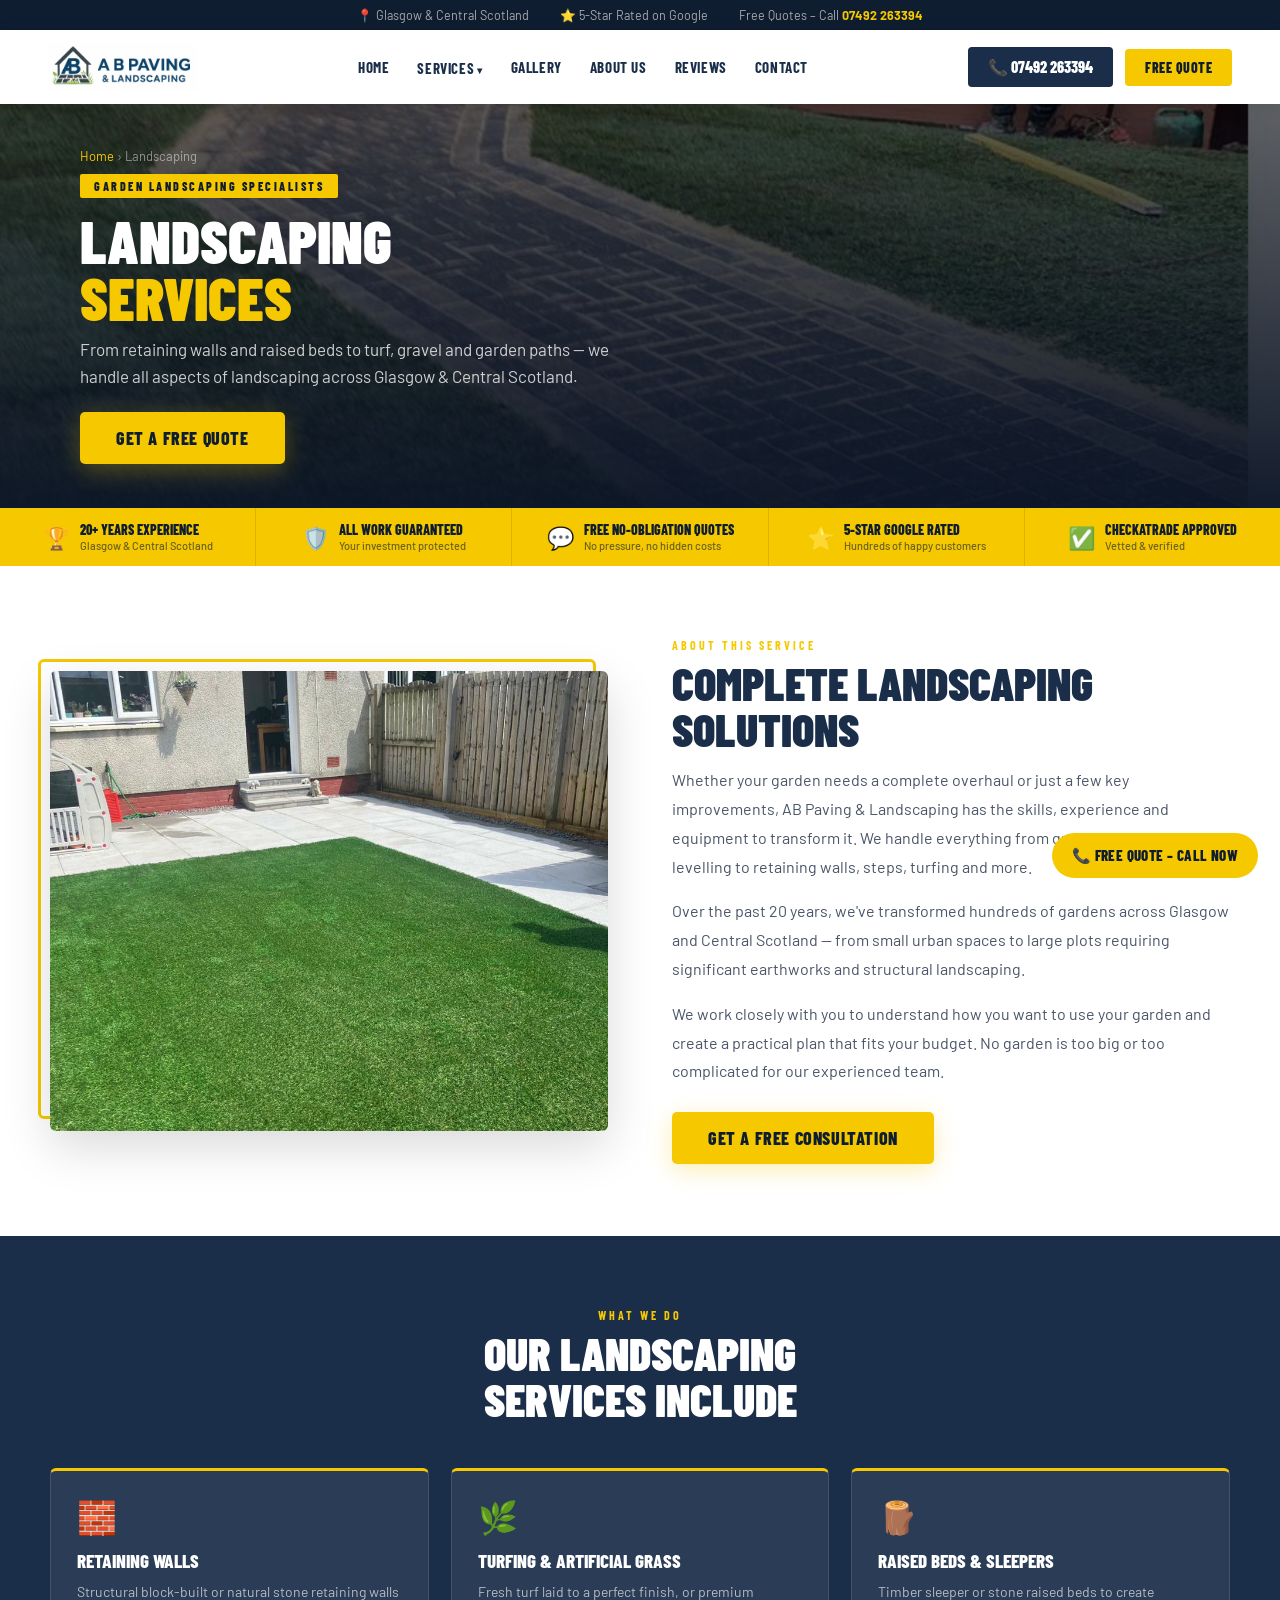
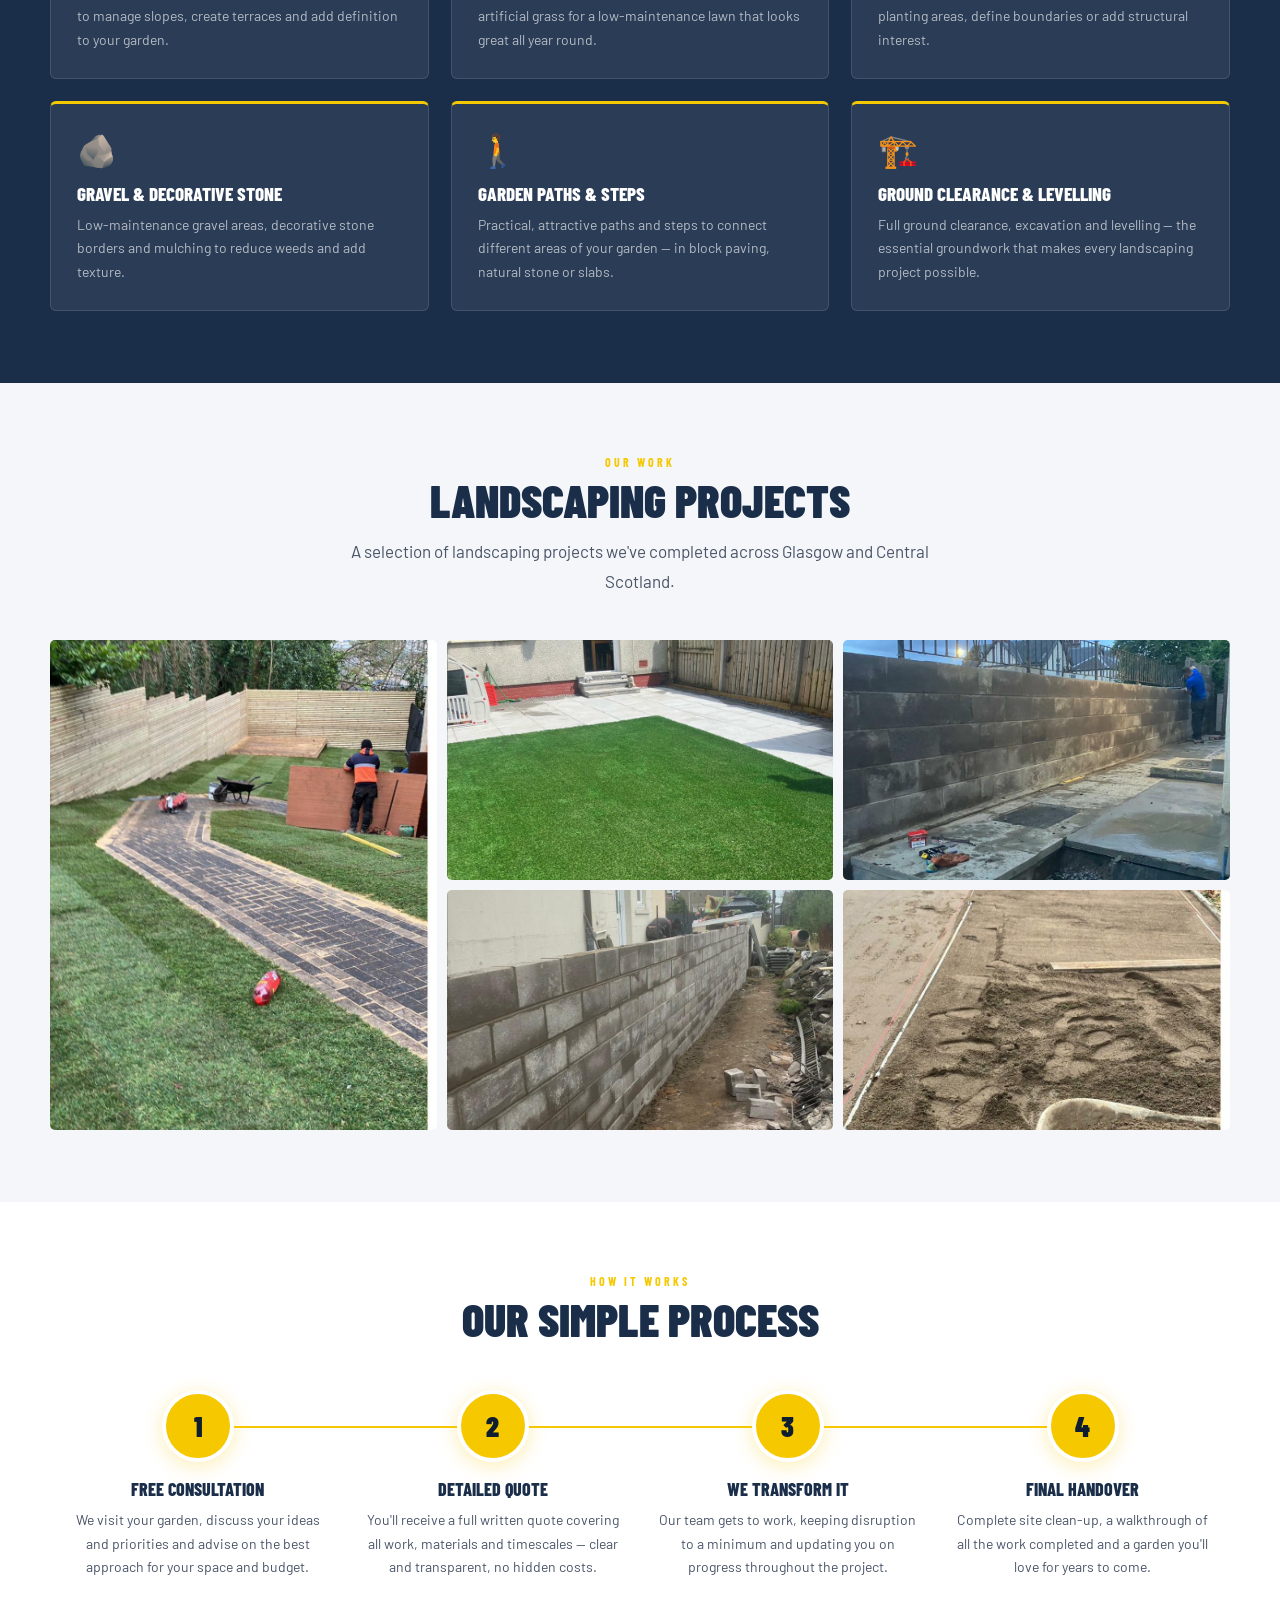
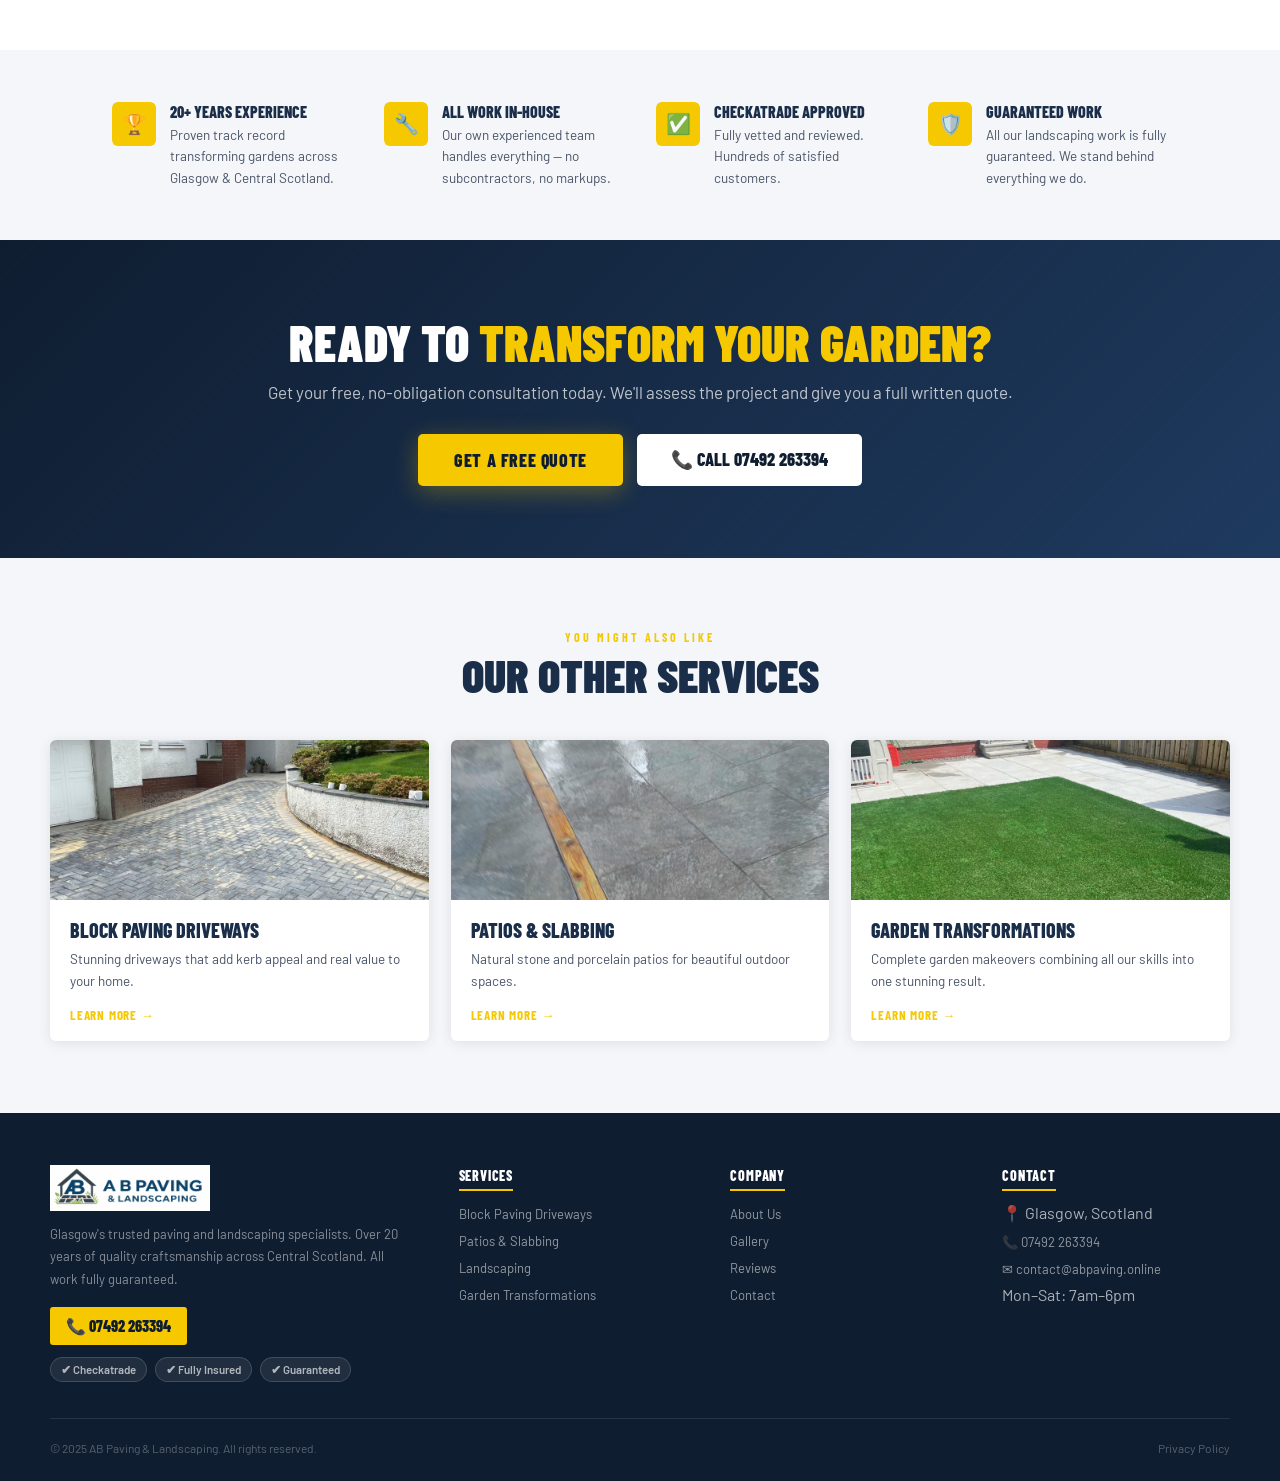
<file: landscaping.html>
<!DOCTYPE html>
<html lang="en">
<head>
  <meta charset="UTF-8">
  <meta name="viewport" content="width=device-width, initial-scale=1.0">
  <title>Landscaping Services Glasgow | AB Paving &amp; Landscaping Glasgow</title>
  <meta name="description" content="Professional garden landscaping services across Glasgow &amp; Central Scotland. Retaining walls, turf, raised beds, gravel. Free quotes.">
  <link rel="canonical" href="https://abpaving.online/landscaping.html">
  <meta property="og:type" content="website">
  <meta property="og:url" content="https://abpaving.online/landscaping.html">
  <meta property="og:title" content="Garden Landscaping - AB Paving &amp; Landscaping">
  <script type="application/ld+json">{"@context":"https://schema.org","@type":"Service","name":"Garden Landscaping","provider":{"@type":"LocalBusiness","name":"AB Paving &amp; Landscaping","telephone":"+447492263394"},"areaServed":"Glasgow","description":"Professional garden landscaping services including retaining walls, turf, raised beds and gravel."}</script>
  <link rel="icon" href="images/favicon.png">
  <link rel="preconnect" href="https://fonts.googleapis.com">
  <link rel="preconnect" href="https://fonts.gstatic.com" crossorigin>
  <link href="https://fonts.googleapis.com/css2?family=Barlow+Condensed:wght@400;600;700;800;900&family=Barlow:wght@400;500;600&display=swap" rel="stylesheet">
  <link rel="stylesheet" href="css/style.css">
  <link rel="stylesheet" href="css/pages.css">
</head>
<body>
<a href="tel:07492263394" class="float-call">📞 Free Quote – Call Now</a>
<div class="topbar">
  <span>📍 Glasgow &amp; Central Scotland</span>
  <span>⭐ 5-Star Rated on Google</span>
  <span>Free Quotes – Call <a href="tel:07492263394">07492 263394</a></span>
</div>
<nav class="main-nav">
  <a href="index.html" class="nav-logo">
    <img src="images/logo.png" alt="AB Paving &amp; Landscaping" width="160" height="50">
  </a>
  <div class="nav-links">
    <a href="index.html">Home</a>
    <div class="nav-dropdown">
      <a href="#">Services</a>
      <div class="dropdown-menu">
        <a href="block-paving-driveways.html">Block Paving Driveways</a>
        <a href="patios-slabbing.html">Patios &amp; Slabbing</a>
        <a href="landscaping.html">Landscaping</a>
        <a href="garden-transformations.html">Garden Transformations</a>
      </div>
    </div>
    <a href="gallery.html">Gallery</a>
    <a href="about.html">About Us</a>
    <a href="reviews.html">Reviews</a>
    <a href="index.html#contact">Contact</a>
  </div>
  <div class="nav-cta">
    <a href="tel:07492263394" class="btn-call">📞 07492 263394</a>
    <a href="index.html#contact" class="btn-quote">Free Quote</a>
  </div>
  <button class="hamburger" aria-label="Open menu"><span></span><span></span><span></span></button>
</nav>
<div class="mobile-menu">
  <a href="index.html">Home</a>
  <a href="block-paving-driveways.html">Block Paving Driveways</a>
  <a href="patios-slabbing.html">Patios &amp; Slabbing</a>
  <a href="landscaping.html">Landscaping</a>
  <a href="garden-transformations.html">Garden Transformations</a>
  <a href="gallery.html">Gallery</a>
  <a href="about.html">About Us</a>
  <a href="reviews.html">Reviews</a>
  <a href="index.html#contact">Contact</a>
  <div class="mob-cta">
    <a href="tel:07492263394" class="btn-primary" style="text-align:center">📞 Call 07492 263394</a>
    <a href="index.html#contact" class="btn-secondary" style="text-align:center;color:white">Get a Free Quote</a>
  </div>
</div>
<section class="page-hero">
  <div class="page-hero-bg" style="background-image:url('images/landscaping-1.jpg')"></div>
  <div class="page-hero-overlay"></div>
  <div class="page-hero-content">
    <div class="breadcrumb"><a href="index.html">Home</a> › Landscaping</div>
    <div class="hero-tag">Garden Landscaping Specialists</div>
    <h1>Landscaping<br><em>Services</em></h1>
    <p>From retaining walls and raised beds to turf, gravel and garden paths — we handle all aspects of landscaping across Glasgow &amp; Central Scotland.</p>
    <a href="index.html#contact" class="btn-primary">Get a Free Quote</a>
  </div>
</section><div class="trust-bar"><div class="trust-inner">
  <div class="trust-item"><span class="ti-icon">🏆</span><div><div class="ti-text">20+ Years Experience</div><div class="ti-sub">Glasgow &amp; Central Scotland</div></div></div>
  <div class="trust-item"><span class="ti-icon">🛡️</span><div><div class="ti-text">All Work Guaranteed</div><div class="ti-sub">Your investment protected</div></div></div>
  <div class="trust-item"><span class="ti-icon">💬</span><div><div class="ti-text">Free No-Obligation Quotes</div><div class="ti-sub">No pressure, no hidden costs</div></div></div>
  <div class="trust-item"><span class="ti-icon">⭐</span><div><div class="ti-text">5-Star Google Rated</div><div class="ti-sub">Hundreds of happy customers</div></div></div>
  <div class="trust-item"><span class="ti-icon">✅</span><div><div class="ti-text">Checkatrade Approved</div><div class="ti-sub">Vetted &amp; verified</div></div></div>
</div></div><section class="pad" style="background:white"><div class="container"><div class="intro-split">
  <div class="intro-img-wrap"><div class="intro-img" style="background-image:url('images/landscaping-2.jpg')"></div></div>
  <div class="intro-text">
    <span class="s-tag">About This Service</span>
    <h2 class="s-title">Complete Landscaping<br>Solutions</h2>
    <p>Whether your garden needs a complete overhaul or just a few key improvements, AB Paving &amp; Landscaping has the skills, experience and equipment to transform it. We handle everything from ground clearance and levelling to retaining walls, steps, turfing and more.</p>
    <p>Over the past 20 years, we've transformed hundreds of gardens across Glasgow and Central Scotland — from small urban spaces to large plots requiring significant earthworks and structural landscaping.</p>
    <p>We work closely with you to understand how you want to use your garden and create a practical plan that fits your budget. No garden is too big or too complicated for our experienced team.</p>
    <a href="index.html#contact" class="btn-primary" style="margin-top:10px">Get a Free Consultation</a>
  </div>
</div></div></section><section class="includes-sec pad"><div class="container">
  <div class="center"><span class="s-tag">What We Do</span><h2 class="s-title">Our Landscaping<br>Services Include</h2></div><div class="includes-grid"><div class="inc-card"><div class="inc-icon">🧱</div><h3>Retaining Walls</h3><p>Structural block-built or natural stone retaining walls to manage slopes, create terraces and add definition to your garden.</p></div><div class="inc-card"><div class="inc-icon">🌿</div><h3>Turfing &amp; Artificial Grass</h3><p>Fresh turf laid to a perfect finish, or premium artificial grass for a low-maintenance lawn that looks great all year round.</p></div><div class="inc-card"><div class="inc-icon">🪵</div><h3>Raised Beds &amp; Sleepers</h3><p>Timber sleeper or stone raised beds to create planting areas, define boundaries or add structural interest.</p></div><div class="inc-card"><div class="inc-icon">🪨</div><h3>Gravel &amp; Decorative Stone</h3><p>Low-maintenance gravel areas, decorative stone borders and mulching to reduce weeds and add texture.</p></div><div class="inc-card"><div class="inc-icon">🚶</div><h3>Garden Paths &amp; Steps</h3><p>Practical, attractive paths and steps to connect different areas of your garden — in block paving, natural stone or slabs.</p></div><div class="inc-card"><div class="inc-icon">🏗️</div><h3>Ground Clearance &amp; Levelling</h3><p>Full ground clearance, excavation and levelling — the essential groundwork that makes every landscaping project possible.</p></div></div></div></section><section class="pad" style="background:var(--light)"><div class="container">
  <div class="center"><span class="s-tag">Our Work</span><h2 class="s-title">Landscaping Projects</h2><p class="s-intro">A selection of landscaping projects we've completed across Glasgow and Central Scotland.</p></div>
  <div class="gal-grid-pg" style="margin-top:44px">
    <div class="gal-pg-item tall" style="background-image:url('images/landscaping-1.jpg')"></div>
    <div class="gal-pg-item" style="background-image:url('images/landscaping-2.jpg')"></div>
    <div class="gal-pg-item" style="background-image:url('images/landscaping-3.jpg')"></div>
    <div class="gal-pg-item" style="background-image:url('images/landscaping-4.jpg')"></div>
    <div class="gal-pg-item" style="background-image:url('images/landscaping-5.jpg')"></div>
  </div>
</div></section><section class="process-sec pad"><div class="container">
  <div class="center"><span class="s-tag">How It Works</span><h2 class="s-title">Our Simple Process</h2></div><div class="process-steps"><div class="step"><div class="step-num">1</div><h3>Free Consultation</h3><p>We visit your garden, discuss your ideas and priorities and advise on the best approach for your space and budget.</p></div><div class="step"><div class="step-num">2</div><h3>Detailed Quote</h3><p>You'll receive a full written quote covering all work, materials and timescales — clear and transparent, no hidden costs.</p></div><div class="step"><div class="step-num">3</div><h3>We Transform It</h3><p>Our team gets to work, keeping disruption to a minimum and updating you on progress throughout the project.</p></div><div class="step"><div class="step-num">4</div><h3>Final Handover</h3><p>Complete site clean-up, a walkthrough of all the work completed and a garden you'll love for years to come.</p></div></div></div></section><div class="why-strip"><div class="container"><div class="why-strip-inner"><div class="wi"><div class="wi-icon">🏆</div><div><div class="wi-title">20+ Years Experience</div><div class="wi-text">Proven track record transforming gardens across Glasgow &amp; Central Scotland.</div></div></div><div class="wi"><div class="wi-icon">🔧</div><div><div class="wi-title">All Work In-House</div><div class="wi-text">Our own experienced team handles everything — no subcontractors, no markups.</div></div></div><div class="wi"><div class="wi-icon">✅</div><div><div class="wi-title">Checkatrade Approved</div><div class="wi-text">Fully vetted and reviewed. Hundreds of satisfied customers.</div></div></div><div class="wi"><div class="wi-icon">🛡️</div><div><div class="wi-title">Guaranteed Work</div><div class="wi-text">All our landscaping work is fully guaranteed. We stand behind everything we do.</div></div></div></div></div></div><section class="cta-sec">
  <h2>Ready to <span>Transform Your Garden?</span></h2>
  <p>Get your free, no-obligation consultation today. We'll assess the project and give you a full written quote.</p>
  <div class="cta-btns">
    <a href="index.html#contact" class="btn-primary">Get a Free Quote</a>
    <a href="tel:07492263394" class="btn-white">📞 Call 07492 263394</a>
  </div>
</section><section class="related-sec pad">
  <div class="container">
    <div class="center"><span class="s-tag">You Might Also Like</span><h2 class="s-title">Our Other Services</h2></div>
    <div class="related-grid"><a href="block-paving-driveways.html" class="rel-card">
      <div class="rel-img" style="background-image:url('images/hero-driveway.jpg')"></div>
      <div class="rel-body"><h3>Block Paving Driveways</h3><p>Stunning driveways that add kerb appeal and real value to your home.</p><span class="rel-link">Learn More →</span></div>
    </a><a href="patios-slabbing.html" class="rel-card">
      <div class="rel-img" style="background-image:url('images/patio-1.jpg')"></div>
      <div class="rel-body"><h3>Patios &amp; Slabbing</h3><p>Natural stone and porcelain patios for beautiful outdoor spaces.</p><span class="rel-link">Learn More →</span></div>
    </a><a href="garden-transformations.html" class="rel-card">
      <div class="rel-img" style="background-image:url('images/landscaping-2.jpg')"></div>
      <div class="rel-body"><h3>Garden Transformations</h3><p>Complete garden makeovers combining all our skills into one stunning result.</p><span class="rel-link">Learn More →</span></div>
    </a></div>
  </div>
</section><footer>
  <div class="footer-grid">
    <div>
      <div class="footer-logo"><img src="images/logo.png" alt="AB Paving &amp; Landscaping" width="160" height="46"></div>
      <p class="footer-desc">Glasgow's trusted paving and landscaping specialists. Over 20 years of quality craftsmanship across Central Scotland. All work fully guaranteed.</p>
      <a href="tel:07492263394" class="footer-phone">📞 07492 263394</a>
      <div class="badges"><span class="badge">✔ Checkatrade</span><span class="badge">✔ Fully Insured</span><span class="badge">✔ Guaranteed</span></div>
    </div>
    <div class="fcol"><h4>Services</h4><ul>
      <li><a href="block-paving-driveways.html">Block Paving Driveways</a></li>
      <li><a href="patios-slabbing.html">Patios &amp; Slabbing</a></li>
      <li><a href="landscaping.html">Landscaping</a></li>
      <li><a href="garden-transformations.html">Garden Transformations</a></li>
    </ul></div>
    <div class="fcol"><h4>Company</h4><ul>
      <li><a href="about.html">About Us</a></li>
      <li><a href="gallery.html">Gallery</a></li>
      <li><a href="reviews.html">Reviews</a></li>
      <li><a href="index.html#contact">Contact</a></li>
    </ul></div>
    <div class="fcol"><h4>Contact</h4><ul>
      <li>📍 Glasgow, Scotland</li>
      <li><a href="tel:07492263394">📞 07492 263394</a></li>
      <li><a href="mailto:contact@abpaving.online">✉ contact@abpaving.online</a></li>
      <li>Mon–Sat: 7am–6pm</li>
    </ul></div>
  </div>
  <div class="footer-bottom">
    <span>© 2025 AB Paving &amp; Landscaping. All rights reserved.</span>
    <span><a href="#" style="color:rgba(255,255,255,.3);text-decoration:none">Privacy Policy</a></span>
  </div>
</footer>
<script src="js/main.js"></script>
</body></html>
</file>
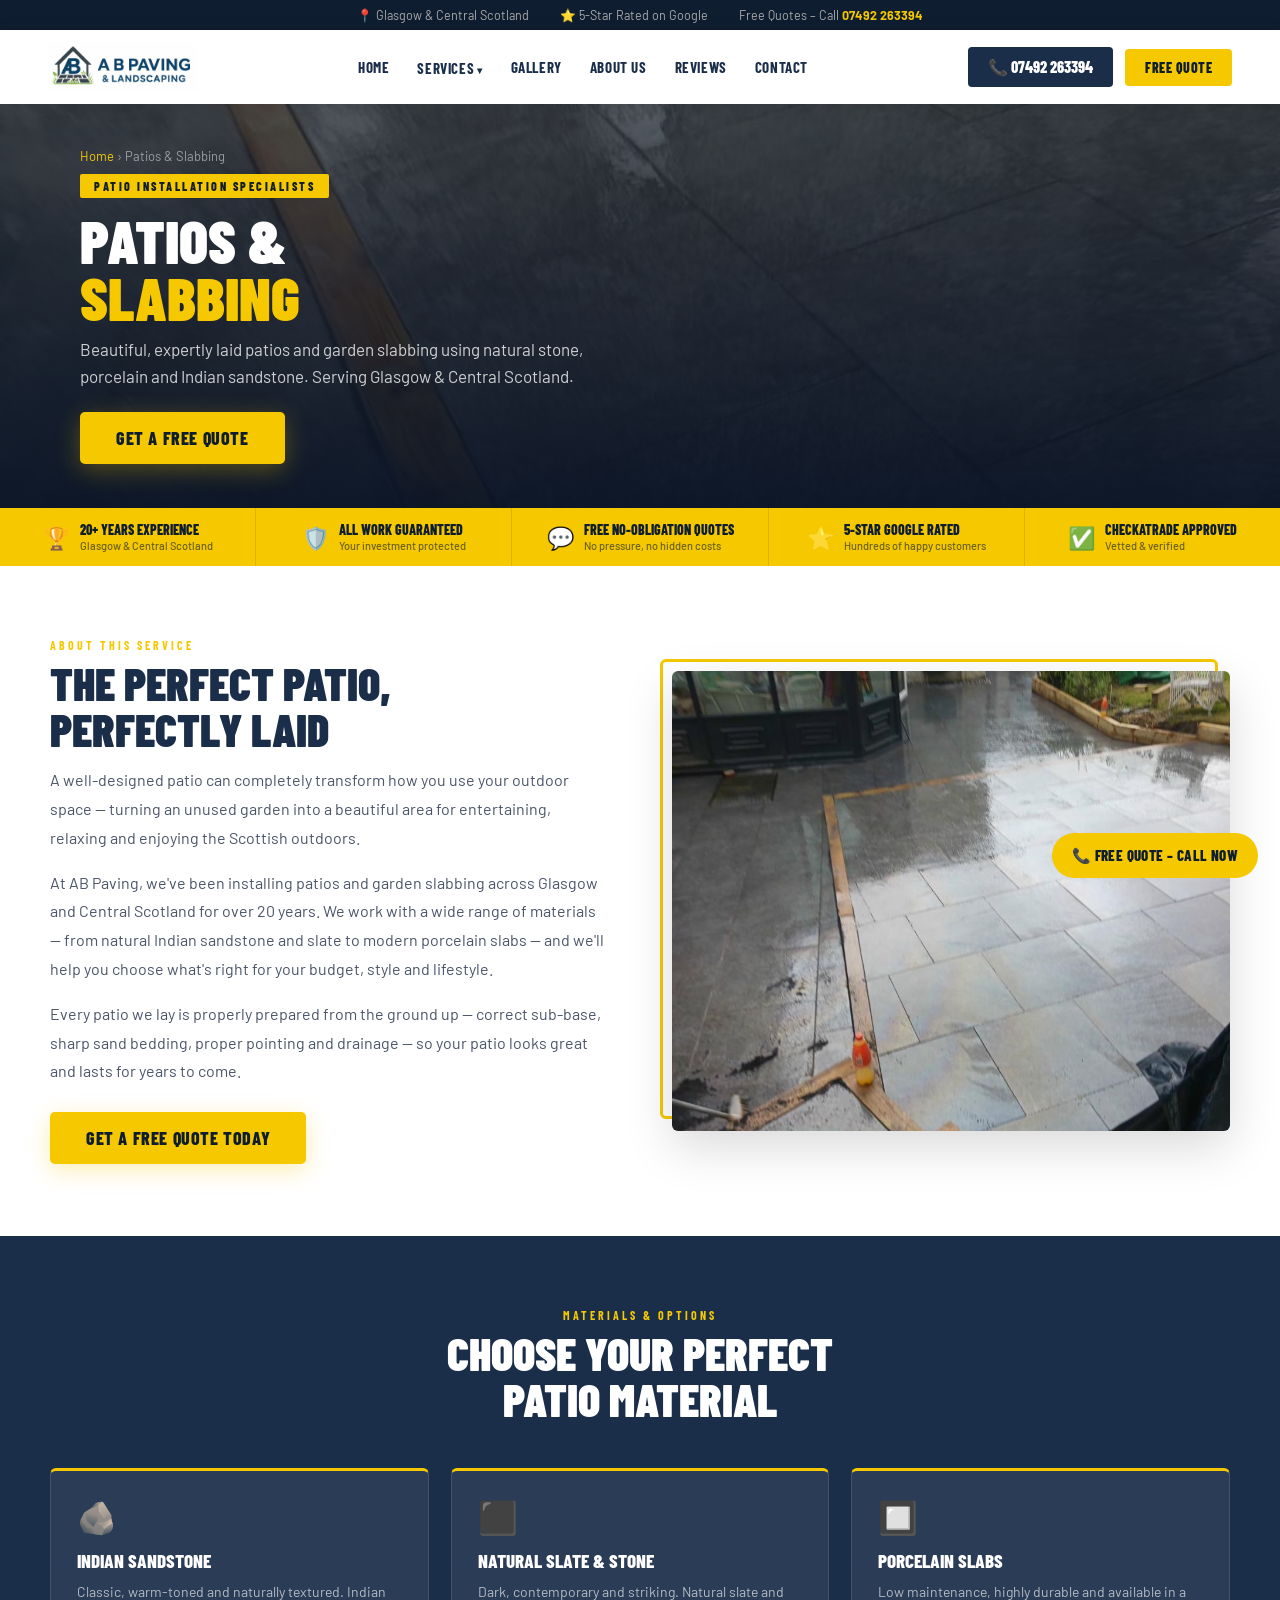
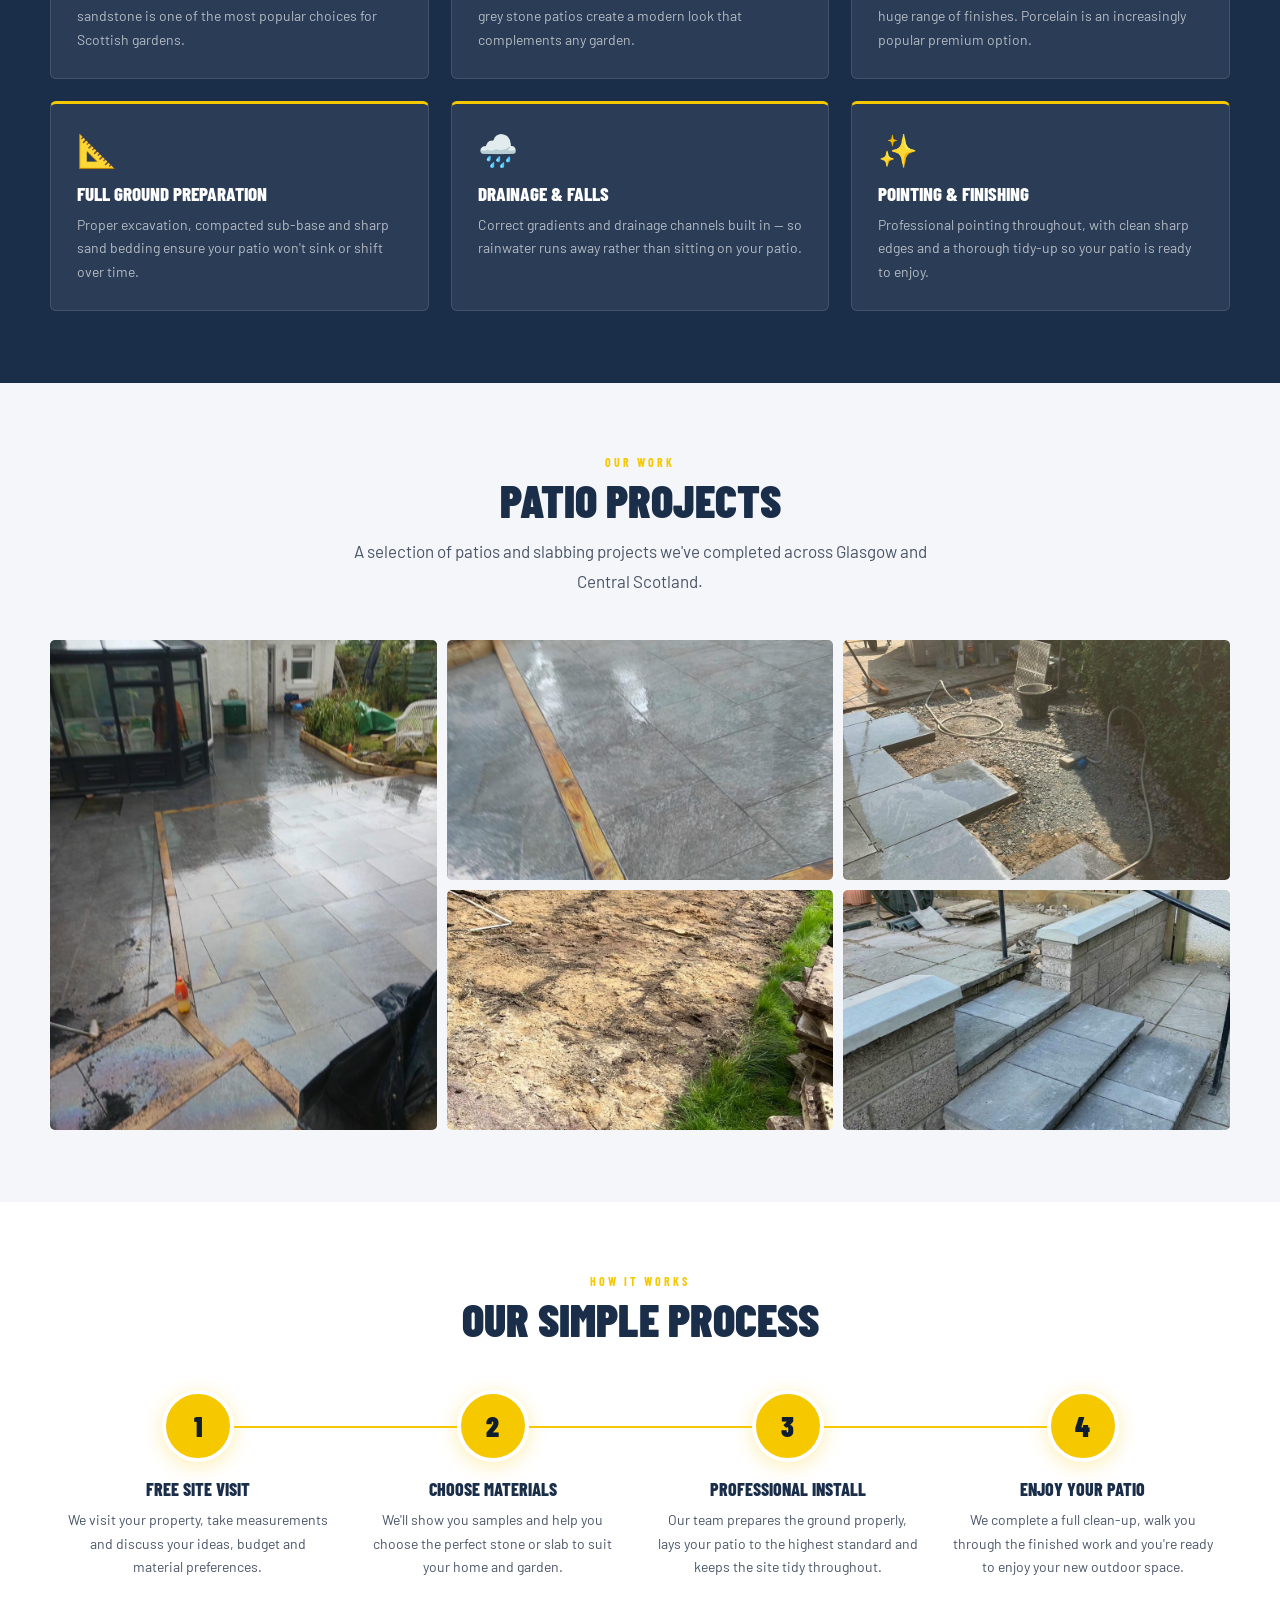
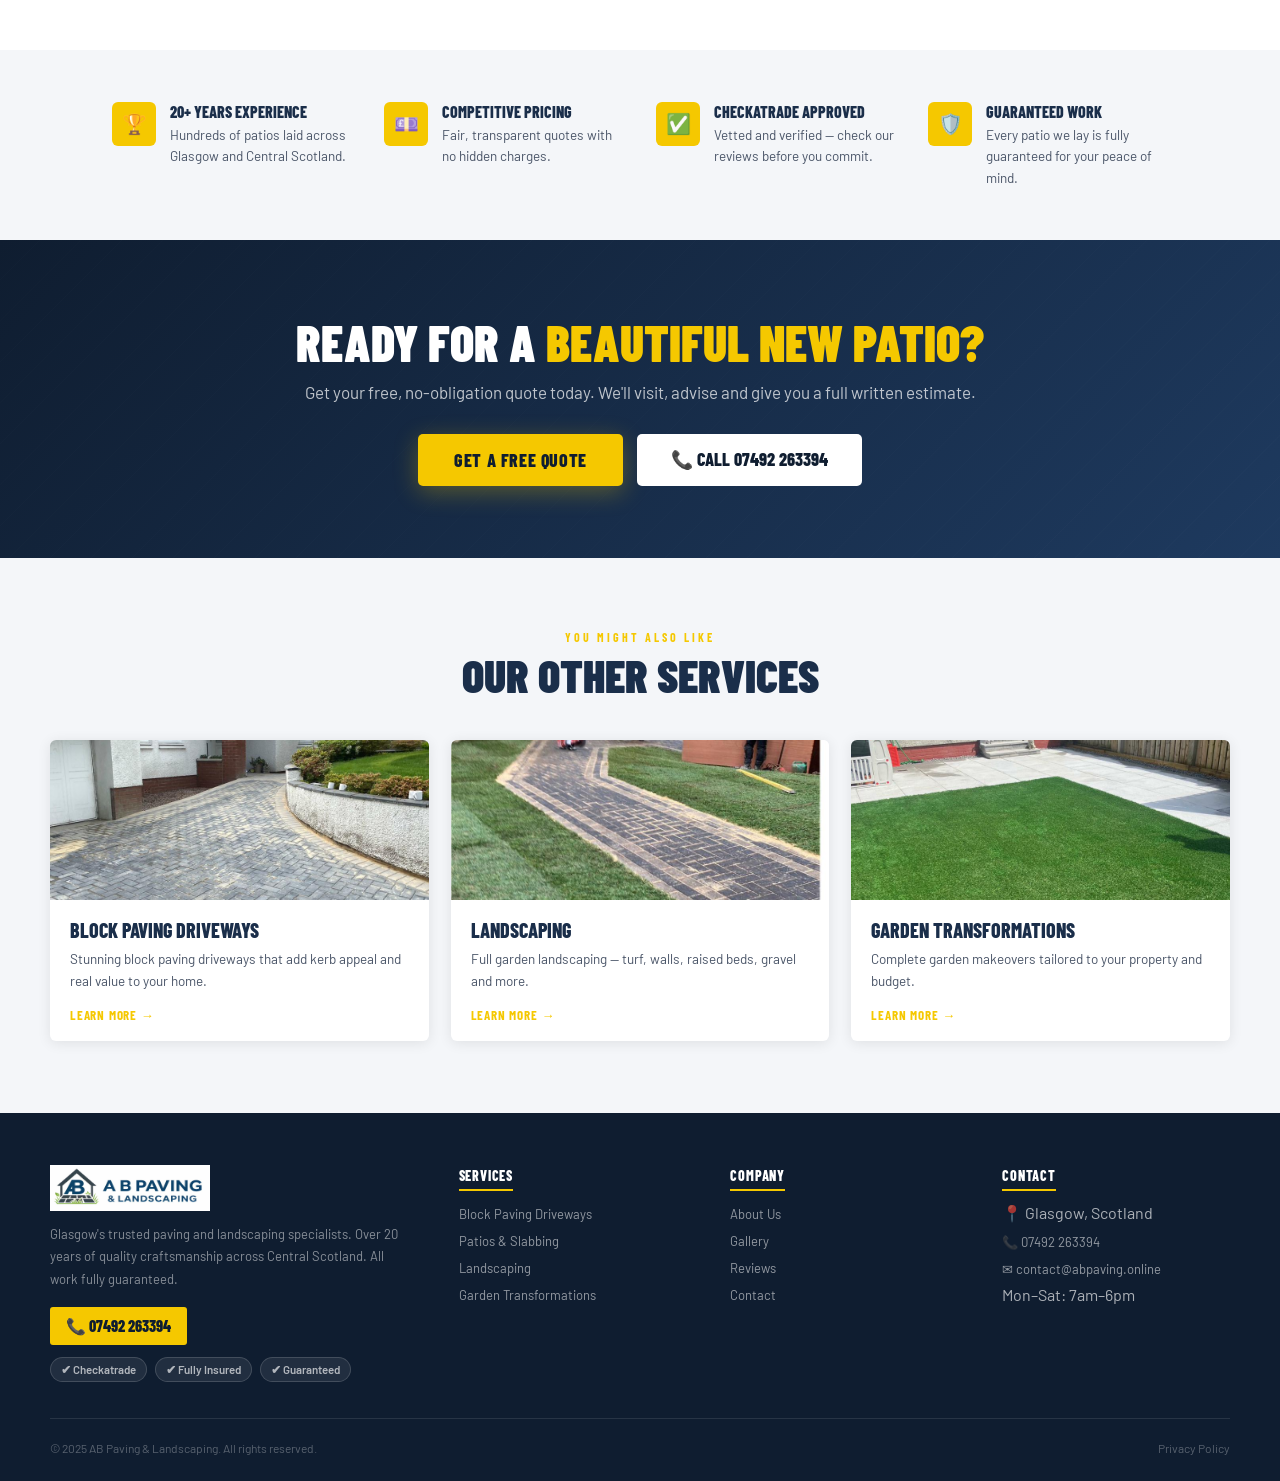
<file: patios-slabbing.html>
<!DOCTYPE html>
<html lang="en">
<head>
  <meta charset="UTF-8">
  <meta name="viewport" content="width=device-width, initial-scale=1.0">
  <title>Patios &amp; Slabbing Glasgow | AB Paving &amp; Landscaping Glasgow</title>
  <meta name="description" content="Professional patio installation and slabbing across Glasgow &amp; Central Scotland. Natural stone, porcelain, Indian sandstone. Free quotes.">
  <link rel="canonical" href="https://abpaving.online/patios-slabbing.html">
  <meta property="og:type" content="website">
  <meta property="og:url" content="https://abpaving.online/patios-slabbing.html">
  <meta property="og:title" content="Patios &amp; Slabbing Glasgow - AB Paving">
  <script type="application/ld+json">{"@context":"https://schema.org","@type":"Service","name":"Patios &amp; Slabbing","provider":{"@type":"LocalBusiness","name":"AB Paving &amp; Landscaping","telephone":"+447492263394"},"areaServed":"Glasgow","description":"Expert patio installation and garden slabbing with natural stone and porcelain."}</script>
  <link rel="icon" href="images/favicon.png">
  <link rel="preconnect" href="https://fonts.googleapis.com">
  <link rel="preconnect" href="https://fonts.gstatic.com" crossorigin>
  <link href="https://fonts.googleapis.com/css2?family=Barlow+Condensed:wght@400;600;700;800;900&family=Barlow:wght@400;500;600&display=swap" rel="stylesheet">
  <link rel="stylesheet" href="css/style.css">
  <link rel="stylesheet" href="css/pages.css">
</head>
<body>
<a href="tel:07492263394" class="float-call">📞 Free Quote – Call Now</a>
<div class="topbar">
  <span>📍 Glasgow &amp; Central Scotland</span>
  <span>⭐ 5-Star Rated on Google</span>
  <span>Free Quotes – Call <a href="tel:07492263394">07492 263394</a></span>
</div>
<nav class="main-nav">
  <a href="index.html" class="nav-logo">
    <img src="images/logo.png" alt="AB Paving &amp; Landscaping" width="160" height="50">
  </a>
  <div class="nav-links">
    <a href="index.html">Home</a>
    <div class="nav-dropdown">
      <a href="#">Services</a>
      <div class="dropdown-menu">
        <a href="block-paving-driveways.html">Block Paving Driveways</a>
        <a href="patios-slabbing.html">Patios &amp; Slabbing</a>
        <a href="landscaping.html">Landscaping</a>
        <a href="garden-transformations.html">Garden Transformations</a>
      </div>
    </div>
    <a href="gallery.html">Gallery</a>
    <a href="about.html">About Us</a>
    <a href="reviews.html">Reviews</a>
    <a href="index.html#contact">Contact</a>
  </div>
  <div class="nav-cta">
    <a href="tel:07492263394" class="btn-call">📞 07492 263394</a>
    <a href="index.html#contact" class="btn-quote">Free Quote</a>
  </div>
  <button class="hamburger" aria-label="Open menu"><span></span><span></span><span></span></button>
</nav>
<div class="mobile-menu">
  <a href="index.html">Home</a>
  <a href="block-paving-driveways.html">Block Paving Driveways</a>
  <a href="patios-slabbing.html">Patios &amp; Slabbing</a>
  <a href="landscaping.html">Landscaping</a>
  <a href="garden-transformations.html">Garden Transformations</a>
  <a href="gallery.html">Gallery</a>
  <a href="about.html">About Us</a>
  <a href="reviews.html">Reviews</a>
  <a href="index.html#contact">Contact</a>
  <div class="mob-cta">
    <a href="tel:07492263394" class="btn-primary" style="text-align:center">📞 Call 07492 263394</a>
    <a href="index.html#contact" class="btn-secondary" style="text-align:center;color:white">Get a Free Quote</a>
  </div>
</div>
<section class="page-hero">
  <div class="page-hero-bg" style="background-image:url('images/patio-1.jpg')"></div>
  <div class="page-hero-overlay"></div>
  <div class="page-hero-content">
    <div class="breadcrumb"><a href="index.html">Home</a> › Patios &amp; Slabbing</div>
    <div class="hero-tag">Patio Installation Specialists</div>
    <h1>Patios &amp;<br><em>Slabbing</em></h1>
    <p>Beautiful, expertly laid patios and garden slabbing using natural stone, porcelain and Indian sandstone. Serving Glasgow &amp; Central Scotland.</p>
    <a href="index.html#contact" class="btn-primary">Get a Free Quote</a>
  </div>
</section><div class="trust-bar"><div class="trust-inner">
  <div class="trust-item"><span class="ti-icon">🏆</span><div><div class="ti-text">20+ Years Experience</div><div class="ti-sub">Glasgow &amp; Central Scotland</div></div></div>
  <div class="trust-item"><span class="ti-icon">🛡️</span><div><div class="ti-text">All Work Guaranteed</div><div class="ti-sub">Your investment protected</div></div></div>
  <div class="trust-item"><span class="ti-icon">💬</span><div><div class="ti-text">Free No-Obligation Quotes</div><div class="ti-sub">No pressure, no hidden costs</div></div></div>
  <div class="trust-item"><span class="ti-icon">⭐</span><div><div class="ti-text">5-Star Google Rated</div><div class="ti-sub">Hundreds of happy customers</div></div></div>
  <div class="trust-item"><span class="ti-icon">✅</span><div><div class="ti-text">Checkatrade Approved</div><div class="ti-sub">Vetted &amp; verified</div></div></div>
</div></div><section class="pad" style="background:white"><div class="container"><div class="intro-split">
  <div class="intro-text">
    <span class="s-tag">About This Service</span>
    <h2 class="s-title">The Perfect Patio,<br>Perfectly Laid</h2>
    <p>A well-designed patio can completely transform how you use your outdoor space — turning an unused garden into a beautiful area for entertaining, relaxing and enjoying the Scottish outdoors.</p>
    <p>At AB Paving, we've been installing patios and garden slabbing across Glasgow and Central Scotland for over 20 years. We work with a wide range of materials — from natural Indian sandstone and slate to modern porcelain slabs — and we'll help you choose what's right for your budget, style and lifestyle.</p>
    <p>Every patio we lay is properly prepared from the ground up — correct sub-base, sharp sand bedding, proper pointing and drainage — so your patio looks great and lasts for years to come.</p>
    <a href="index.html#contact" class="btn-primary" style="margin-top:10px">Get a Free Quote Today</a>
  </div>
  <div class="intro-img-wrap"><div class="intro-img" style="background-image:url('images/patio-2.jpg')"></div></div>
</div></div></section><section class="includes-sec pad"><div class="container">
  <div class="center"><span class="s-tag">Materials &amp; Options</span><h2 class="s-title">Choose Your Perfect<br>Patio Material</h2></div><div class="includes-grid"><div class="inc-card"><div class="inc-icon">🪨</div><h3>Indian Sandstone</h3><p>Classic, warm-toned and naturally textured. Indian sandstone is one of the most popular choices for Scottish gardens.</p></div><div class="inc-card"><div class="inc-icon">⬛</div><h3>Natural Slate &amp; Stone</h3><p>Dark, contemporary and striking. Natural slate and grey stone patios create a modern look that complements any garden.</p></div><div class="inc-card"><div class="inc-icon">🔲</div><h3>Porcelain Slabs</h3><p>Low maintenance, highly durable and available in a huge range of finishes. Porcelain is an increasingly popular premium option.</p></div><div class="inc-card"><div class="inc-icon">📐</div><h3>Full Ground Preparation</h3><p>Proper excavation, compacted sub-base and sharp sand bedding ensure your patio won't sink or shift over time.</p></div><div class="inc-card"><div class="inc-icon">🌧️</div><h3>Drainage &amp; Falls</h3><p>Correct gradients and drainage channels built in — so rainwater runs away rather than sitting on your patio.</p></div><div class="inc-card"><div class="inc-icon">✨</div><h3>Pointing &amp; Finishing</h3><p>Professional pointing throughout, with clean sharp edges and a thorough tidy-up so your patio is ready to enjoy.</p></div></div></div></section><section class="pad" style="background:var(--light)"><div class="container">
  <div class="center"><span class="s-tag">Our Work</span><h2 class="s-title">Patio Projects</h2><p class="s-intro">A selection of patios and slabbing projects we've completed across Glasgow and Central Scotland.</p></div>
  <div class="gal-grid-pg" style="margin-top:44px">
    <div class="gal-pg-item tall" style="background-image:url('images/patio-2.jpg')"></div>
    <div class="gal-pg-item" style="background-image:url('images/patio-1.jpg')"></div>
    <div class="gal-pg-item" style="background-image:url('images/patio-3.jpg')"></div>
    <div class="gal-pg-item" style="background-image:url('images/patio-4.jpg')"></div>
    <div class="gal-pg-item" style="background-image:url('images/patio-steps.jpg')"></div>
  </div>
</div></section><section class="process-sec pad"><div class="container">
  <div class="center"><span class="s-tag">How It Works</span><h2 class="s-title">Our Simple Process</h2></div><div class="process-steps"><div class="step"><div class="step-num">1</div><h3>Free Site Visit</h3><p>We visit your property, take measurements and discuss your ideas, budget and material preferences.</p></div><div class="step"><div class="step-num">2</div><h3>Choose Materials</h3><p>We'll show you samples and help you choose the perfect stone or slab to suit your home and garden.</p></div><div class="step"><div class="step-num">3</div><h3>Professional Install</h3><p>Our team prepares the ground properly, lays your patio to the highest standard and keeps the site tidy throughout.</p></div><div class="step"><div class="step-num">4</div><h3>Enjoy Your Patio</h3><p>We complete a full clean-up, walk you through the finished work and you're ready to enjoy your new outdoor space.</p></div></div></div></section><div class="why-strip"><div class="container"><div class="why-strip-inner"><div class="wi"><div class="wi-icon">🏆</div><div><div class="wi-title">20+ Years Experience</div><div class="wi-text">Hundreds of patios laid across Glasgow and Central Scotland.</div></div></div><div class="wi"><div class="wi-icon">💷</div><div><div class="wi-title">Competitive Pricing</div><div class="wi-text">Fair, transparent quotes with no hidden charges.</div></div></div><div class="wi"><div class="wi-icon">✅</div><div><div class="wi-title">Checkatrade Approved</div><div class="wi-text">Vetted and verified — check our reviews before you commit.</div></div></div><div class="wi"><div class="wi-icon">🛡️</div><div><div class="wi-title">Guaranteed Work</div><div class="wi-text">Every patio we lay is fully guaranteed for your peace of mind.</div></div></div></div></div></div><section class="cta-sec">
  <h2>Ready for a <span>Beautiful New Patio?</span></h2>
  <p>Get your free, no-obligation quote today. We'll visit, advise and give you a full written estimate.</p>
  <div class="cta-btns">
    <a href="index.html#contact" class="btn-primary">Get a Free Quote</a>
    <a href="tel:07492263394" class="btn-white">📞 Call 07492 263394</a>
  </div>
</section><section class="related-sec pad">
  <div class="container">
    <div class="center"><span class="s-tag">You Might Also Like</span><h2 class="s-title">Our Other Services</h2></div>
    <div class="related-grid"><a href="block-paving-driveways.html" class="rel-card">
      <div class="rel-img" style="background-image:url('images/hero-driveway.jpg')"></div>
      <div class="rel-body"><h3>Block Paving Driveways</h3><p>Stunning block paving driveways that add kerb appeal and real value to your home.</p><span class="rel-link">Learn More →</span></div>
    </a><a href="landscaping.html" class="rel-card">
      <div class="rel-img" style="background-image:url('images/landscaping-1.jpg')"></div>
      <div class="rel-body"><h3>Landscaping</h3><p>Full garden landscaping — turf, walls, raised beds, gravel and more.</p><span class="rel-link">Learn More →</span></div>
    </a><a href="garden-transformations.html" class="rel-card">
      <div class="rel-img" style="background-image:url('images/landscaping-2.jpg')"></div>
      <div class="rel-body"><h3>Garden Transformations</h3><p>Complete garden makeovers tailored to your property and budget.</p><span class="rel-link">Learn More →</span></div>
    </a></div>
  </div>
</section><footer>
  <div class="footer-grid">
    <div>
      <div class="footer-logo"><img src="images/logo.png" alt="AB Paving &amp; Landscaping" width="160" height="46"></div>
      <p class="footer-desc">Glasgow's trusted paving and landscaping specialists. Over 20 years of quality craftsmanship across Central Scotland. All work fully guaranteed.</p>
      <a href="tel:07492263394" class="footer-phone">📞 07492 263394</a>
      <div class="badges"><span class="badge">✔ Checkatrade</span><span class="badge">✔ Fully Insured</span><span class="badge">✔ Guaranteed</span></div>
    </div>
    <div class="fcol"><h4>Services</h4><ul>
      <li><a href="block-paving-driveways.html">Block Paving Driveways</a></li>
      <li><a href="patios-slabbing.html">Patios &amp; Slabbing</a></li>
      <li><a href="landscaping.html">Landscaping</a></li>
      <li><a href="garden-transformations.html">Garden Transformations</a></li>
    </ul></div>
    <div class="fcol"><h4>Company</h4><ul>
      <li><a href="about.html">About Us</a></li>
      <li><a href="gallery.html">Gallery</a></li>
      <li><a href="reviews.html">Reviews</a></li>
      <li><a href="index.html#contact">Contact</a></li>
    </ul></div>
    <div class="fcol"><h4>Contact</h4><ul>
      <li>📍 Glasgow, Scotland</li>
      <li><a href="tel:07492263394">📞 07492 263394</a></li>
      <li><a href="mailto:contact@abpaving.online">✉ contact@abpaving.online</a></li>
      <li>Mon–Sat: 7am–6pm</li>
    </ul></div>
  </div>
  <div class="footer-bottom">
    <span>© 2025 AB Paving &amp; Landscaping. All rights reserved.</span>
    <span><a href="#" style="color:rgba(255,255,255,.3);text-decoration:none">Privacy Policy</a></span>
  </div>
</footer>
<script src="js/main.js"></script>
</body></html>
</file>
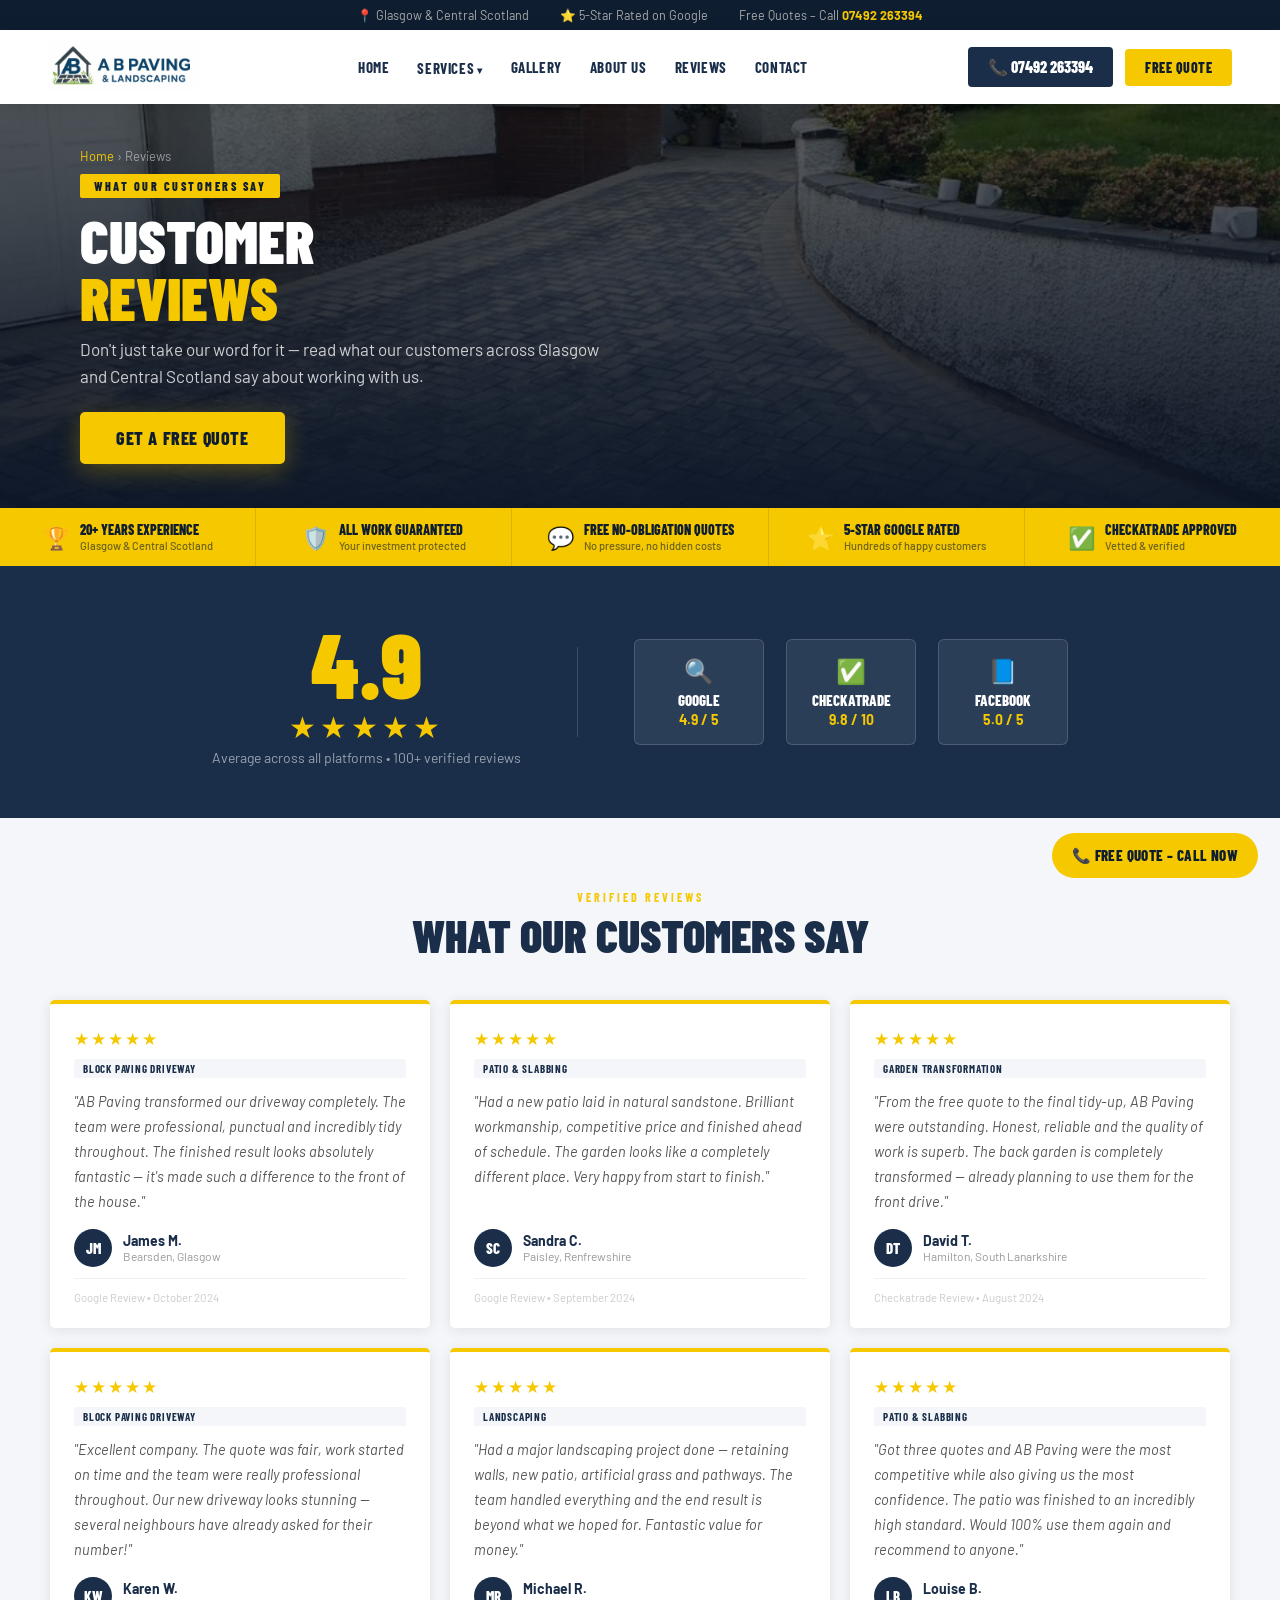
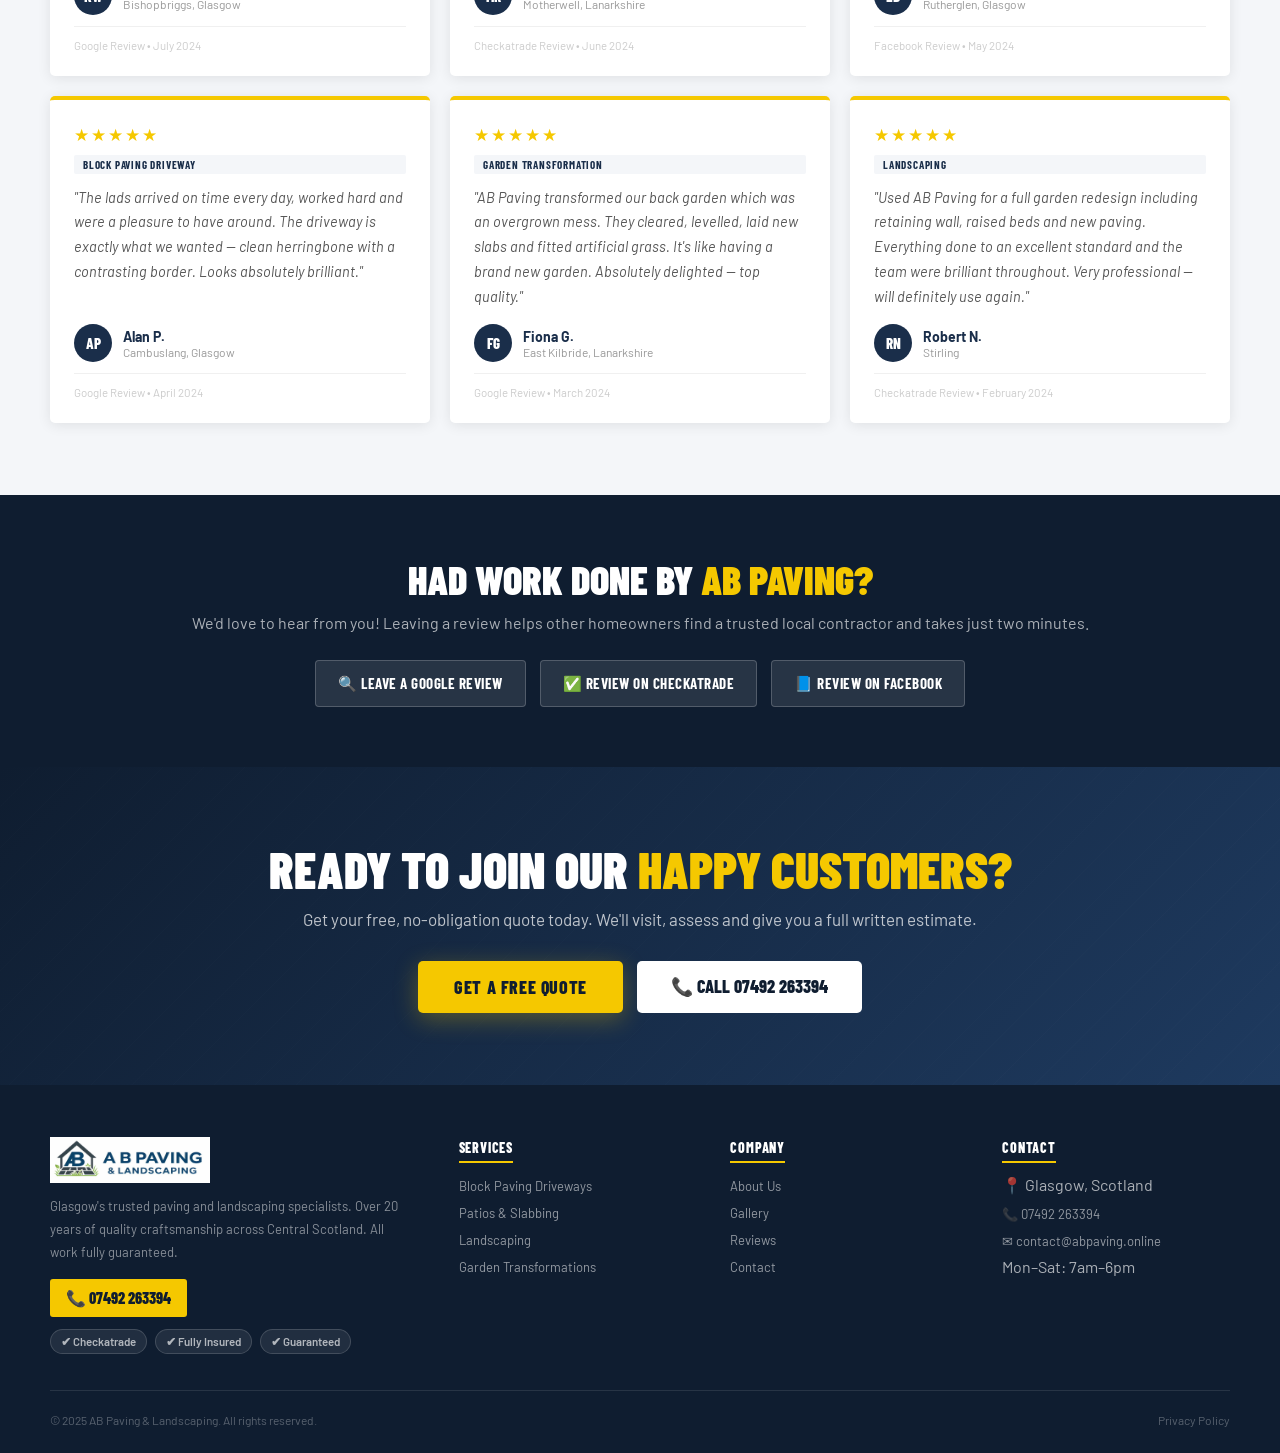
<file: reviews.html>
<!DOCTYPE html>
<html lang="en">
<head>
  <meta charset="UTF-8">
  <meta name="viewport" content="width=device-width, initial-scale=1.0">
  <title>Customer Reviews | AB Paving &amp; Landscaping Glasgow</title>
  <meta name="description" content="Read genuine 5-star customer reviews for AB Paving &amp; Landscaping across Glasgow and Central Scotland.">
  <link rel="canonical" href="https://abpaving.online/reviews.html">
  <meta property="og:type" content="website">
  <meta property="og:url" content="https://abpaving.online/reviews.html">
  <meta property="og:title" content="Customer Reviews - AB Paving &amp; Landscaping">
  <link rel="icon" href="images/favicon.png">
  <link rel="preconnect" href="https://fonts.googleapis.com">
  <link rel="preconnect" href="https://fonts.gstatic.com" crossorigin>
  <link href="https://fonts.googleapis.com/css2?family=Barlow+Condensed:wght@400;600;700;800;900&family=Barlow:wght@400;500;600&display=swap" rel="stylesheet">
  <link rel="stylesheet" href="css/style.css">
  <link rel="stylesheet" href="css/pages.css">
</head>
<body>
<a href="tel:07492263394" class="float-call">📞 Free Quote – Call Now</a>
<div class="topbar">
  <span>📍 Glasgow &amp; Central Scotland</span>
  <span>⭐ 5-Star Rated on Google</span>
  <span>Free Quotes – Call <a href="tel:07492263394">07492 263394</a></span>
</div>
<nav class="main-nav">
  <a href="index.html" class="nav-logo">
    <img src="images/logo.png" alt="AB Paving &amp; Landscaping" width="160" height="50">
  </a>
  <div class="nav-links">
    <a href="index.html">Home</a>
    <div class="nav-dropdown">
      <a href="#">Services</a>
      <div class="dropdown-menu">
        <a href="block-paving-driveways.html">Block Paving Driveways</a>
        <a href="patios-slabbing.html">Patios &amp; Slabbing</a>
        <a href="landscaping.html">Landscaping</a>
        <a href="garden-transformations.html">Garden Transformations</a>
      </div>
    </div>
    <a href="gallery.html">Gallery</a>
    <a href="about.html">About Us</a>
    <a href="reviews.html">Reviews</a>
    <a href="index.html#contact">Contact</a>
  </div>
  <div class="nav-cta">
    <a href="tel:07492263394" class="btn-call">📞 07492 263394</a>
    <a href="index.html#contact" class="btn-quote">Free Quote</a>
  </div>
  <button class="hamburger" aria-label="Open menu"><span></span><span></span><span></span></button>
</nav>
<div class="mobile-menu">
  <a href="index.html">Home</a>
  <a href="block-paving-driveways.html">Block Paving Driveways</a>
  <a href="patios-slabbing.html">Patios &amp; Slabbing</a>
  <a href="landscaping.html">Landscaping</a>
  <a href="garden-transformations.html">Garden Transformations</a>
  <a href="gallery.html">Gallery</a>
  <a href="about.html">About Us</a>
  <a href="reviews.html">Reviews</a>
  <a href="index.html#contact">Contact</a>
  <div class="mob-cta">
    <a href="tel:07492263394" class="btn-primary" style="text-align:center">📞 Call 07492 263394</a>
    <a href="index.html#contact" class="btn-secondary" style="text-align:center;color:white">Get a Free Quote</a>
  </div>
</div>
<section class="page-hero">
  <div class="page-hero-bg" style="background-image:url('images/hero-driveway.jpg')"></div>
  <div class="page-hero-overlay"></div>
  <div class="page-hero-content">
    <div class="breadcrumb"><a href="index.html">Home</a> › Reviews</div>
    <div class="hero-tag">What Our Customers Say</div>
    <h1>Customer<br><em>Reviews</em></h1>
    <p>Don't just take our word for it — read what our customers across Glasgow and Central Scotland say about working with us.</p>
    <a href="index.html#contact" class="btn-primary">Get a Free Quote</a>
  </div>
</section><div class="trust-bar"><div class="trust-inner">
  <div class="trust-item"><span class="ti-icon">🏆</span><div><div class="ti-text">20+ Years Experience</div><div class="ti-sub">Glasgow &amp; Central Scotland</div></div></div>
  <div class="trust-item"><span class="ti-icon">🛡️</span><div><div class="ti-text">All Work Guaranteed</div><div class="ti-sub">Your investment protected</div></div></div>
  <div class="trust-item"><span class="ti-icon">💬</span><div><div class="ti-text">Free No-Obligation Quotes</div><div class="ti-sub">No pressure, no hidden costs</div></div></div>
  <div class="trust-item"><span class="ti-icon">⭐</span><div><div class="ti-text">5-Star Google Rated</div><div class="ti-sub">Hundreds of happy customers</div></div></div>
  <div class="trust-item"><span class="ti-icon">✅</span><div><div class="ti-text">Checkatrade Approved</div><div class="ti-sub">Vetted &amp; verified</div></div></div>
</div></div>
<div class="rating-banner">
  <div class="rating-inner">
    <div>
      <div class="big-score">4.9</div>
      <div class="big-stars">★★★★★</div>
      <div class="score-sub">Average across all platforms &bull; 100+ verified reviews</div>
    </div>
    <div class="rdivider"></div>
    <div class="platform-badges">
      <div class="pb"><div class="pb-icon">🔍</div><div class="pb-name">Google</div><div class="pb-score">4.9 / 5</div></div>
      <div class="pb"><div class="pb-icon">✅</div><div class="pb-name">Checkatrade</div><div class="pb-score">9.8 / 10</div></div>
      <div class="pb"><div class="pb-icon">📘</div><div class="pb-name">Facebook</div><div class="pb-score">5.0 / 5</div></div>
    </div>
  </div>
</div>

<section class="pad" style="background:var(--light)">
  <div class="container">
    <div class="center" style="margin-bottom:42px">
      <span class="s-tag">Verified Reviews</span>
      <h2 class="s-title">What Our Customers Say</h2>
    </div>
    <div style="display:grid;grid-template-columns:repeat(3,1fr);gap:20px">

      <div class="rev-card">
        <div class="stars">★★★★★</div><span class="svc-tag">Block Paving Driveway</span>
        <p class="rev-body">"AB Paving transformed our driveway completely. The team were professional, punctual and incredibly tidy throughout. The finished result looks absolutely fantastic — it's made such a difference to the front of the house."</p>
        <div class="rev-who"><div class="rev-av">JM</div><div><div class="rev-nm">James M.</div><div class="rev-lc">Bearsden, Glasgow</div></div></div>
        <div class="rev-dt">Google Review &bull; October 2024</div>
      </div>

      <div class="rev-card">
        <div class="stars">★★★★★</div><span class="svc-tag">Patio &amp; Slabbing</span>
        <p class="rev-body">"Had a new patio laid in natural sandstone. Brilliant workmanship, competitive price and finished ahead of schedule. The garden looks like a completely different place. Very happy from start to finish."</p>
        <div class="rev-who"><div class="rev-av">SC</div><div><div class="rev-nm">Sandra C.</div><div class="rev-lc">Paisley, Renfrewshire</div></div></div>
        <div class="rev-dt">Google Review &bull; September 2024</div>
      </div>

      <div class="rev-card">
        <div class="stars">★★★★★</div><span class="svc-tag">Garden Transformation</span>
        <p class="rev-body">"From the free quote to the final tidy-up, AB Paving were outstanding. Honest, reliable and the quality of work is superb. The back garden is completely transformed — already planning to use them for the front drive."</p>
        <div class="rev-who"><div class="rev-av">DT</div><div><div class="rev-nm">David T.</div><div class="rev-lc">Hamilton, South Lanarkshire</div></div></div>
        <div class="rev-dt">Checkatrade Review &bull; August 2024</div>
      </div>

      <div class="rev-card">
        <div class="stars">★★★★★</div><span class="svc-tag">Block Paving Driveway</span>
        <p class="rev-body">"Excellent company. The quote was fair, work started on time and the team were really professional throughout. Our new driveway looks stunning — several neighbours have already asked for their number!"</p>
        <div class="rev-who"><div class="rev-av">KW</div><div><div class="rev-nm">Karen W.</div><div class="rev-lc">Bishopbriggs, Glasgow</div></div></div>
        <div class="rev-dt">Google Review &bull; July 2024</div>
      </div>

      <div class="rev-card">
        <div class="stars">★★★★★</div><span class="svc-tag">Landscaping</span>
        <p class="rev-body">"Had a major landscaping project done — retaining walls, new patio, artificial grass and pathways. The team handled everything and the end result is beyond what we hoped for. Fantastic value for money."</p>
        <div class="rev-who"><div class="rev-av">MR</div><div><div class="rev-nm">Michael R.</div><div class="rev-lc">Motherwell, Lanarkshire</div></div></div>
        <div class="rev-dt">Checkatrade Review &bull; June 2024</div>
      </div>

      <div class="rev-card">
        <div class="stars">★★★★★</div><span class="svc-tag">Patio &amp; Slabbing</span>
        <p class="rev-body">"Got three quotes and AB Paving were the most competitive while also giving us the most confidence. The patio was finished to an incredibly high standard. Would 100% use them again and recommend to anyone."</p>
        <div class="rev-who"><div class="rev-av">LB</div><div><div class="rev-nm">Louise B.</div><div class="rev-lc">Rutherglen, Glasgow</div></div></div>
        <div class="rev-dt">Facebook Review &bull; May 2024</div>
      </div>

      <div class="rev-card">
        <div class="stars">★★★★★</div><span class="svc-tag">Block Paving Driveway</span>
        <p class="rev-body">"The lads arrived on time every day, worked hard and were a pleasure to have around. The driveway is exactly what we wanted — clean herringbone with a contrasting border. Looks absolutely brilliant."</p>
        <div class="rev-who"><div class="rev-av">AP</div><div><div class="rev-nm">Alan P.</div><div class="rev-lc">Cambuslang, Glasgow</div></div></div>
        <div class="rev-dt">Google Review &bull; April 2024</div>
      </div>

      <div class="rev-card">
        <div class="stars">★★★★★</div><span class="svc-tag">Garden Transformation</span>
        <p class="rev-body">"AB Paving transformed our back garden which was an overgrown mess. They cleared, levelled, laid new slabs and fitted artificial grass. It's like having a brand new garden. Absolutely delighted — top quality."</p>
        <div class="rev-who"><div class="rev-av">FG</div><div><div class="rev-nm">Fiona G.</div><div class="rev-lc">East Kilbride, Lanarkshire</div></div></div>
        <div class="rev-dt">Google Review &bull; March 2024</div>
      </div>

      <div class="rev-card">
        <div class="stars">★★★★★</div><span class="svc-tag">Landscaping</span>
        <p class="rev-body">"Used AB Paving for a full garden redesign including retaining wall, raised beds and new paving. Everything done to an excellent standard and the team were brilliant throughout. Very professional — will definitely use again."</p>
        <div class="rev-who"><div class="rev-av">RN</div><div><div class="rev-nm">Robert N.</div><div class="rev-lc">Stirling</div></div></div>
        <div class="rev-dt">Checkatrade Review &bull; February 2024</div>
      </div>

    </div>
  </div>
</section>

<div class="leave-sec">
  <h2>Had Work Done by <span>AB Paving?</span></h2>
  <p>We'd love to hear from you! Leaving a review helps other homeowners find a trusted local contractor and takes just two minutes.</p>
  <div class="platform-links">
    <a href="#" class="pl">🔍 Leave a Google Review</a>
    <a href="#" class="pl">✅ Review on Checkatrade</a>
    <a href="#" class="pl">📘 Review on Facebook</a>
  </div>
</div>
<section class="cta-sec">
  <h2>Ready to Join Our <span>Happy Customers?</span></h2>
  <p>Get your free, no-obligation quote today. We'll visit, assess and give you a full written estimate.</p>
  <div class="cta-btns">
    <a href="index.html#contact" class="btn-primary">Get a Free Quote</a>
    <a href="tel:07492263394" class="btn-white">📞 Call 07492 263394</a>
  </div>
</section><footer>
  <div class="footer-grid">
    <div>
      <div class="footer-logo"><img src="images/logo.png" alt="AB Paving &amp; Landscaping" width="160" height="46"></div>
      <p class="footer-desc">Glasgow's trusted paving and landscaping specialists. Over 20 years of quality craftsmanship across Central Scotland. All work fully guaranteed.</p>
      <a href="tel:07492263394" class="footer-phone">📞 07492 263394</a>
      <div class="badges"><span class="badge">✔ Checkatrade</span><span class="badge">✔ Fully Insured</span><span class="badge">✔ Guaranteed</span></div>
    </div>
    <div class="fcol"><h4>Services</h4><ul>
      <li><a href="block-paving-driveways.html">Block Paving Driveways</a></li>
      <li><a href="patios-slabbing.html">Patios &amp; Slabbing</a></li>
      <li><a href="landscaping.html">Landscaping</a></li>
      <li><a href="garden-transformations.html">Garden Transformations</a></li>
    </ul></div>
    <div class="fcol"><h4>Company</h4><ul>
      <li><a href="about.html">About Us</a></li>
      <li><a href="gallery.html">Gallery</a></li>
      <li><a href="reviews.html">Reviews</a></li>
      <li><a href="index.html#contact">Contact</a></li>
    </ul></div>
    <div class="fcol"><h4>Contact</h4><ul>
      <li>📍 Glasgow, Scotland</li>
      <li><a href="tel:07492263394">📞 07492 263394</a></li>
      <li><a href="mailto:contact@abpaving.online">✉ contact@abpaving.online</a></li>
      <li>Mon–Sat: 7am–6pm</li>
    </ul></div>
  </div>
  <div class="footer-bottom">
    <span>© 2025 AB Paving &amp; Landscaping. All rights reserved.</span>
    <span><a href="#" style="color:rgba(255,255,255,.3);text-decoration:none">Privacy Policy</a></span>
  </div>
</footer>
<script src="js/main.js"></script>
</body></html>
</file>
<file: css/style.css>
/* ============================================================
   AB PAVING & LANDSCAPING — MAIN STYLESHEET
   style.css — shared across all pages
   ============================================================ */

/* ── RESET & ROOT ── */
*, *::before, *::after { box-sizing: border-box; margin: 0; padding: 0; }

:root {
  --navy:       #1a2e4a;
  --navy-dark:  #0f1d30;
  --navy-mid:   #1e3a5f;
  --yellow:     #f5c800;
  --yellow-h:   #ddb200;
  --grey:       #4a5568;
  --light:      #f4f6f9;
  --white:      #ffffff;
  --radius:     5px;
  --shadow:     0 2px 14px rgba(0,0,0,.09);
  --shadow-lg:  0 16px 48px rgba(0,0,0,.15);
  --transition: .2s ease;
}

html { scroll-behavior: smooth; }

body {
  font-family: 'Barlow', sans-serif;
  color: #333;
  background: var(--white);
  overflow-x: hidden;
}

img { max-width: 100%; display: block; }
a  { transition: color var(--transition); }

/* ── TOP BAR ── */
.topbar {
  background: var(--navy-dark);
  color: #aaa;
  font-size: 12.5px;
  padding: 7px 0;
  text-align: center;
}
.topbar span { margin: 0 14px; }
.topbar a { color: var(--yellow); text-decoration: none; font-weight: 700; }

/* ── NAVIGATION ── */
nav.main-nav {
  background: var(--white);
  padding: 12px 48px;
  display: flex;
  align-items: center;
  justify-content: space-between;
  box-shadow: 0 2px 16px rgba(0,0,0,.1);
  position: sticky;
  top: 0;
  z-index: 200;
}
.nav-logo { display: flex; align-items: center; gap: 10px; text-decoration: none; }
.nav-logo img { height: 50px; width: auto; }

.nav-links { display: flex; gap: 28px; align-items: center; }
.nav-links a {
  font-family: 'Barlow Condensed', sans-serif;
  font-weight: 700;
  font-size: 15px;
  text-transform: uppercase;
  letter-spacing: .6px;
  color: var(--navy);
  text-decoration: none;
  transition: color var(--transition);
}
.nav-links a:hover,
.nav-links a.active { color: var(--yellow); }

/* Dropdown */
.nav-dropdown { position: relative; }
.nav-dropdown > a::after { content: ' ▾'; font-size: 10px; }
.dropdown-menu {
  display: none;
  position: absolute;
  top: calc(100% + 10px);
  left: 0;
  background: var(--white);
  border-top: 3px solid var(--yellow);
  box-shadow: 0 8px 32px rgba(0,0,0,.14);
  min-width: 220px;
  border-radius: 0 0 4px 4px;
  z-index: 300;
  padding: 8px 0;
}
.nav-dropdown:hover .dropdown-menu { display: block; }
.dropdown-menu a {
  display: block;
  padding: 9px 18px;
  font-family: 'Barlow Condensed', sans-serif;
  font-weight: 700;
  font-size: 14px;
  text-transform: uppercase;
  letter-spacing: .4px;
  color: var(--navy);
  text-decoration: none;
  transition: background var(--transition), color var(--transition);
}
.dropdown-menu a:hover { background: var(--light); color: var(--yellow); }

.nav-cta { display: flex; align-items: center; gap: 12px; }

/* Mobile hamburger */
.hamburger {
  display: none;
  flex-direction: column;
  gap: 5px;
  cursor: pointer;
  background: none;
  border: none;
  padding: 4px;
}
.hamburger span {
  width: 26px; height: 2px;
  background: var(--navy);
  border-radius: 2px;
  transition: all .3s;
  display: block;
}
.hamburger.open span:nth-child(1) { transform: rotate(45deg) translate(5px,5px); }
.hamburger.open span:nth-child(2) { opacity: 0; }
.hamburger.open span:nth-child(3) { transform: rotate(-45deg) translate(5px,-5px); }

.mobile-menu {
  display: none;
  background: var(--navy-dark);
  padding: 16px 24px 24px;
  position: fixed;
  top: 74px; left: 0; right: 0;
  z-index: 199;
  box-shadow: 0 8px 24px rgba(0,0,0,.3);
}
.mobile-menu.open { display: block; }
.mobile-menu a {
  display: block;
  color: white;
  text-decoration: none;
  font-family: 'Barlow Condensed', sans-serif;
  font-weight: 700;
  font-size: 18px;
  text-transform: uppercase;
  letter-spacing: .6px;
  padding: 12px 0;
  border-bottom: 1px solid rgba(255,255,255,.1);
  transition: color var(--transition);
}
.mobile-menu a:hover,
.mobile-menu a.active { color: var(--yellow); }
.mobile-menu .mob-cta {
  margin-top: 16px;
  display: flex;
  flex-direction: column;
  gap: 10px;
}

/* ── BUTTONS ── */
.btn-primary {
  display: inline-block;
  background: var(--yellow);
  color: var(--navy-dark);
  font-family: 'Barlow Condensed', sans-serif;
  font-weight: 800;
  font-size: 18px;
  text-transform: uppercase;
  letter-spacing: .6px;
  padding: 15px 36px;
  border-radius: var(--radius);
  text-decoration: none;
  border: none;
  cursor: pointer;
  transition: background var(--transition), transform .15s;
  box-shadow: 0 6px 24px rgba(245,200,0,.3);
}
.btn-primary:hover { background: var(--yellow-h); transform: translateY(-2px); }

.btn-secondary {
  display: inline-block;
  background: transparent;
  color: white;
  font-family: 'Barlow Condensed', sans-serif;
  font-weight: 700;
  font-size: 18px;
  text-transform: uppercase;
  letter-spacing: .6px;
  padding: 14px 34px;
  border-radius: var(--radius);
  text-decoration: none;
  border: 2px solid rgba(255,255,255,.55);
  transition: border-color var(--transition), background var(--transition);
}
.btn-secondary:hover { border-color: white; background: rgba(255,255,255,.08); }

.btn-white {
  display: inline-block;
  background: white;
  color: var(--navy-dark);
  font-family: 'Barlow Condensed', sans-serif;
  font-weight: 800;
  font-size: 18px;
  text-transform: uppercase;
  padding: 14px 34px;
  border-radius: var(--radius);
  text-decoration: none;
  transition: transform .15s;
}
.btn-white:hover { transform: translateY(-2px); }

.btn-call {
  display: flex;
  align-items: center;
  gap: 8px;
  background: var(--navy);
  color: white;
  font-family: 'Barlow Condensed', sans-serif;
  font-weight: 800;
  font-size: 16px;
  padding: 10px 20px;
  border-radius: 4px;
  text-decoration: none;
  transition: background var(--transition);
}
.btn-call:hover { background: var(--navy-mid); }

.btn-quote {
  display: inline-block;
  background: var(--yellow);
  color: var(--navy-dark);
  font-family: 'Barlow Condensed', sans-serif;
  font-weight: 800;
  font-size: 14px;
  text-transform: uppercase;
  letter-spacing: .5px;
  padding: 10px 20px;
  border-radius: 4px;
  text-decoration: none;
  border: none;
  cursor: pointer;
  transition: background var(--transition);
}
.btn-quote:hover { background: var(--yellow-h); }

/* ── FLOATING CALL BUTTON ── */
.float-call {
  position: fixed;
  bottom: 22px; right: 22px;
  z-index: 999;
  background: var(--yellow);
  color: var(--navy-dark);
  font-family: 'Barlow Condensed', sans-serif;
  font-weight: 800;
  font-size: 15px;
  text-transform: uppercase;
  letter-spacing: .4px;
  padding: 13px 20px;
  border-radius: 50px;
  text-decoration: none;
  display: flex;
  align-items: center;
  gap: 8px;
  animation: pulse 2.5s infinite;
}
@keyframes pulse {
  0%, 100% { box-shadow: 0 6px 28px rgba(245,200,0,.45); }
  50%       { box-shadow: 0 6px 38px rgba(245,200,0,.8), 0 0 0 8px rgba(245,200,0,.12); }
}

/* ── TRUST BAR ── */
.trust-bar { background: var(--yellow); }
.trust-inner { display: flex; align-items: stretch; }
.trust-item {
  flex: 1;
  display: flex;
  align-items: center;
  justify-content: center;
  gap: 10px;
  padding: 14px 16px;
  border-right: 1px solid rgba(0,0,0,.1);
}
.trust-item:last-child { border-right: none; }
.ti-icon { font-size: 22px; flex-shrink: 0; }
.ti-text {
  font-family: 'Barlow Condensed', sans-serif;
  font-weight: 800;
  font-size: 14px;
  color: var(--navy-dark);
  text-transform: uppercase;
  line-height: 1.2;
}
.ti-sub { font-size: 11px; color: rgba(15,29,48,.6); font-weight: 500; }

/* ── PAGE HERO (inner pages) ── */
.page-hero {
  position: relative;
  min-height: 380px;
  display: flex;
  align-items: flex-end;
  overflow: hidden;
}
.page-hero-bg {
  position: absolute; inset: 0;
  background-size: cover;
  background-position: center;
  filter: brightness(.45);
  transition: transform 8s ease;
}
.page-hero:hover .page-hero-bg { transform: scale(1.03); }
.page-hero-overlay {
  position: absolute; inset: 0;
  background: linear-gradient(to top, rgba(10,20,38,.92) 0%, rgba(10,20,38,.2) 100%);
}
.page-hero-content { position: relative; z-index: 2; padding: 44px 80px; width: 100%; }

.breadcrumb { font-size: 13px; color: rgba(255,255,255,.5); margin-bottom: 10px; }
.breadcrumb a { color: var(--yellow); text-decoration: none; }

.hero-tag {
  display: inline-flex;
  align-items: center;
  gap: 6px;
  background: var(--yellow);
  color: var(--navy-dark);
  font-family: 'Barlow Condensed', sans-serif;
  font-weight: 800;
  font-size: 12px;
  letter-spacing: 2.5px;
  text-transform: uppercase;
  padding: 5px 14px;
  border-radius: 2px;
  margin-bottom: 14px;
}
.page-hero h1 {
  font-family: 'Barlow Condensed', sans-serif;
  font-weight: 900;
  font-size: 60px;
  text-transform: uppercase;
  color: white;
  line-height: .95;
  margin-bottom: 10px;
}
.page-hero h1 em { color: var(--yellow); font-style: normal; }
.page-hero p {
  font-size: 17px;
  color: rgba(255,255,255,.78);
  max-width: 540px;
  line-height: 1.6;
  margin-bottom: 22px;
}

/* ── SECTION COMMONS ── */
section.pad { padding: 72px 48px; }
.container  { max-width: 1180px; margin: 0 auto; }

.s-tag {
  display: block;
  font-family: 'Barlow Condensed', sans-serif;
  font-weight: 700;
  font-size: 12px;
  letter-spacing: 3px;
  text-transform: uppercase;
  color: var(--yellow);
  margin-bottom: 8px;
}
h2.s-title {
  font-family: 'Barlow Condensed', sans-serif;
  font-weight: 900;
  font-size: 46px;
  text-transform: uppercase;
  color: var(--navy);
  line-height: 1;
  margin-bottom: 14px;
}
.s-intro {
  font-size: 17px;
  color: var(--grey);
  line-height: 1.75;
  max-width: 620px;
}
.center { text-align: center; }
.center .s-intro { margin: 0 auto; }

/* ── CTA BANNER ── */
.cta-sec {
  background: linear-gradient(135deg, var(--navy-dark), var(--navy-mid));
  padding: 72px 48px;
  text-align: center;
  position: relative;
  overflow: hidden;
}
.cta-sec::before {
  content: '';
  position: absolute; inset: 0;
  background: repeating-linear-gradient(-45deg, transparent, transparent 28px, rgba(255,255,255,.012) 29px);
}
.cta-sec > * { position: relative; z-index: 1; }
.cta-sec h2 {
  font-family: 'Barlow Condensed', sans-serif;
  font-weight: 900; font-size: 50px;
  text-transform: uppercase; color: white;
  margin-bottom: 10px;
}
.cta-sec h2 span { color: var(--yellow); }
.cta-sec p { font-size: 17px; color: rgba(255,255,255,.72); margin-bottom: 32px; }
.cta-btns { display: flex; gap: 14px; justify-content: center; flex-wrap: wrap; }

/* ── QUOTE FORM ── */
.qf-grid { display: grid; grid-template-columns: 1fr 1.1fr; gap: 60px; align-items: start; }
.qf-info .s-intro { margin-bottom: 24px; }
.qf-bullets { list-style: none; display: flex; flex-direction: column; gap: 10px; margin-top: 20px; }
.qf-bullets li {
  display: flex; align-items: center; gap: 10px;
  font-size: 15px; color: var(--grey);
}
.qf-bullets li::before {
  content: '✓';
  width: 22px; height: 22px;
  background: var(--yellow); border-radius: 50%;
  display: flex; align-items: center; justify-content: center;
  color: var(--navy-dark); font-weight: 900; font-size: 12px;
  flex-shrink: 0;
}
.qf-form {
  background: var(--navy-dark);
  padding: 34px; border-radius: 8px;
  box-shadow: var(--shadow-lg);
}
.qf-form h3 {
  font-family: 'Barlow Condensed', sans-serif;
  font-weight: 900; font-size: 24px;
  text-transform: uppercase; color: white; margin-bottom: 4px;
}
.qf-form > p { font-size: 13px; color: rgba(255,255,255,.5); margin-bottom: 22px; }

.form-row { display: grid; grid-template-columns: 1fr 1fr; gap: 12px; margin-bottom: 12px; }
.fg { display: flex; flex-direction: column; margin-bottom: 12px; }
.fg label {
  font-size: 11.5px; font-weight: 700;
  text-transform: uppercase; letter-spacing: .8px;
  color: rgba(255,255,255,.5); margin-bottom: 5px;
}
.fg input, .fg select, .fg textarea {
  background: rgba(255,255,255,.08);
  border: 1px solid rgba(255,255,255,.15);
  color: white; padding: 11px 13px;
  border-radius: 3px; font-size: 14px;
  font-family: 'Barlow', sans-serif;
  outline: none;
  transition: border-color var(--transition), background var(--transition);
}
.fg input:focus, .fg select:focus, .fg textarea:focus {
  border-color: var(--yellow);
  background: rgba(255,255,255,.12);
}
.fg input::placeholder, .fg textarea::placeholder { color: rgba(255,255,255,.3); }
.fg select option { background: var(--navy-dark); }
.fg textarea { resize: vertical; min-height: 90px; }
.form-submit {
  width: 100%;
  background: var(--yellow); color: var(--navy-dark);
  font-family: 'Barlow Condensed', sans-serif;
  font-weight: 800; font-size: 18px;
  text-transform: uppercase; letter-spacing: .8px;
  padding: 15px; border: none; border-radius: 3px;
  cursor: pointer; margin-top: 4px;
  transition: background var(--transition), transform .15s;
}
.form-submit:hover { background: var(--yellow-h); transform: translateY(-2px); }
.form-submit.sent { background: #28a745 !important; color: white !important; cursor: default; }

/* ── FOOTER ── */
footer {
  background: var(--navy-dark);
  color: rgba(255,255,255,.65);
  padding: 52px 48px 26px;
}
.footer-grid {
  max-width: 1180px; margin: 0 auto;
  display: grid; grid-template-columns: 1.6fr 1fr 1fr 1fr;
  gap: 44px;
  padding-bottom: 36px;
  border-bottom: 1px solid rgba(255,255,255,.1);
  margin-bottom: 22px;
}
.footer-logo { display: flex; align-items: center; gap: 10px; margin-bottom: 12px; }
.footer-logo img { height: 46px; }
.footer-desc { font-size: 13px; line-height: 1.75; color: rgba(255,255,255,.5); margin-bottom: 16px; }
.footer-phone {
  display: inline-flex; align-items: center; gap: 8px;
  background: var(--yellow); color: var(--navy-dark);
  padding: 9px 16px; border-radius: 3px;
  text-decoration: none;
  font-family: 'Barlow Condensed', sans-serif;
  font-weight: 800; font-size: 16px;
}
.badges { display: flex; gap: 8px; flex-wrap: wrap; margin-top: 12px; }
.badge {
  background: rgba(255,255,255,.08);
  border: 1px solid rgba(255,255,255,.15);
  padding: 4px 10px; border-radius: 20px;
  font-size: 11.5px; color: rgba(255,255,255,.65); font-weight: 600;
}
.fcol h4 {
  font-family: 'Barlow Condensed', sans-serif;
  font-weight: 800; font-size: 14px;
  text-transform: uppercase; letter-spacing: .8px;
  color: white; margin-bottom: 12px;
  padding-bottom: 5px;
  border-bottom: 2px solid var(--yellow);
  display: inline-block;
}
.fcol ul { list-style: none; display: flex; flex-direction: column; gap: 8px; }
.fcol ul li a {
  color: rgba(255,255,255,.55);
  text-decoration: none; font-size: 13px;
  transition: color var(--transition);
}
.fcol ul li a:hover { color: var(--yellow); }
.footer-bottom {
  max-width: 1180px; margin: 0 auto;
  display: flex; justify-content: space-between;
  font-size: 12px; color: rgba(255,255,255,.3);
}

/* ── REVIEW CARDS ── */
.rev-card {
  background: white; padding: 24px; border-radius: var(--radius);
  box-shadow: var(--shadow);
  border-top: 4px solid var(--yellow);
  display: flex; flex-direction: column;
}
.stars { color: var(--yellow); font-size: 17px; letter-spacing: 2px; margin-bottom: 10px; }
.rev-body { font-size: 14.5px; color: #555; line-height: 1.72; font-style: italic; flex: 1; margin-bottom: 15px; }
.rev-who { display: flex; align-items: center; gap: 11px; }
.rev-av {
  width: 38px; height: 38px; border-radius: 50%;
  background: var(--navy); color: white; flex-shrink: 0;
  display: flex; align-items: center; justify-content: center;
  font-family: 'Barlow Condensed', sans-serif; font-weight: 800; font-size: 15px;
}
.rev-nm { font-weight: 700; font-size: 14px; color: var(--navy); }
.rev-lc { font-size: 12px; color: #999; }

/* ── AREA TAGS ── */
.area-tags { display: flex; flex-wrap: wrap; gap: 8px; }
.atag {
  background: var(--light); border: 1px solid #ddd;
  padding: 6px 13px; border-radius: 3px;
  font-family: 'Barlow Condensed', sans-serif;
  font-weight: 700; font-size: 13px;
  color: var(--navy); text-transform: uppercase;
}

/* ── RESPONSIVE ── */
@media (max-width: 1024px) {
  nav.main-nav { padding: 12px 24px; }
  section.pad  { padding: 60px 24px; }
  .page-hero-content { padding: 40px 40px; }
}

@media (max-width: 768px) {
  nav.main-nav { padding: 12px 20px; }
  .nav-links, .nav-cta .btn-call { display: none; }
  .hamburger  { display: flex; }

  .page-hero        { min-height: 300px; }
  .page-hero-content { padding: 32px 20px; }
  .page-hero h1     { font-size: 42px; }
  .page-hero p      { font-size: 15px; }

  section.pad { padding: 48px 20px; }
  h2.s-title  { font-size: 36px; }

  .trust-inner { flex-wrap: wrap; }
  .trust-item  { min-width: 50%; border-right: none; border-bottom: 1px solid rgba(0,0,0,.1); }

  .qf-grid    { grid-template-columns: 1fr; }
  .form-row   { grid-template-columns: 1fr; }

  .footer-grid { grid-template-columns: 1fr 1fr; gap: 28px; }

  .cta-sec h2   { font-size: 36px; }
  .float-call   { font-size: 13px; padding: 11px 16px; bottom: 16px; right: 16px; }
}

@media (max-width: 480px) {
  .footer-grid  { grid-template-columns: 1fr; }
  .trust-item   { min-width: 100%; }
  .cta-btns     { flex-direction: column; align-items: center; }
}
</file>
<file: css/home.css>
/* ============================================================
   home.css — homepage-only styles
   ============================================================ */

/* ── HERO ── */
.hero {
  position: relative;
  min-height: 92vh;
  display: flex;
  align-items: center;
  overflow: hidden;
}
.hero-bg {
  position: absolute; inset: 0;
  background-size: cover;
  background-position: center;
  filter: brightness(.45);
  transform: scale(1.03);
  transition: transform 8s ease;
}
.hero:hover .hero-bg { transform: scale(1.06); }
.hero-overlay {
  position: absolute; inset: 0;
  background: linear-gradient(105deg, rgba(10,20,38,.88) 0%, rgba(10,20,38,.4) 70%, transparent 100%);
}
.hero-content {
  position: relative; z-index: 2;
  padding: 0 80px;
  max-width: 760px;
}
.hero-tag {
  display: inline-flex; align-items: center; gap: 8px;
  background: var(--yellow); color: var(--navy-dark);
  font-family: 'Barlow Condensed', sans-serif;
  font-weight: 800; font-size: 13px;
  letter-spacing: 2px; text-transform: uppercase;
  padding: 7px 16px; border-radius: 2px;
  margin-bottom: 20px;
}
.hero-content h1 {
  font-family: 'Barlow Condensed', sans-serif;
  font-weight: 900; font-size: 80px;
  text-transform: uppercase; color: white;
  line-height: .93; margin-bottom: 18px;
}
.hero-content h1 em { color: var(--yellow); font-style: normal; }
.hero-content p {
  font-size: 19px; color: rgba(255,255,255,.8);
  line-height: 1.65; margin-bottom: 32px; max-width: 520px;
}
.hero-btns { display: flex; gap: 14px; flex-wrap: wrap; }

/* ── SERVICES SECTION ── */
.services-sec { background: var(--light); }
.svc-grid {
  display: grid;
  grid-template-columns: repeat(4, 1fr);
  gap: 20px;
  margin-top: 48px;
}
.svc-card {
  background: white;
  border-radius: 6px;
  overflow: hidden;
  box-shadow: var(--shadow);
  transition: transform .25s, box-shadow .25s;
  text-decoration: none;
}
.svc-card:hover { transform: translateY(-6px); box-shadow: 0 14px 40px rgba(0,0,0,.14); }
.svc-img {
  height: 200px;
  background-size: cover;
  background-position: center;
  position: relative;
  display: flex;
  align-items: flex-end;
}
.svc-label {
  font-family: 'Barlow Condensed', sans-serif;
  font-weight: 900; font-size: 20px;
  text-transform: uppercase;
  color: white;
  background: linear-gradient(to top, rgba(10,20,38,.9), transparent);
  padding: 24px 14px 12px;
  width: 100%;
}
.svc-body { padding: 16px 18px 20px; }
.svc-body p { font-size: 14px; color: var(--grey); line-height: 1.68; margin-bottom: 14px; }
.svc-link {
  font-family: 'Barlow Condensed', sans-serif;
  font-weight: 800; font-size: 14px;
  text-transform: uppercase; letter-spacing: .8px;
  color: var(--yellow); text-decoration: none;
}
.svc-link::after { content: ' →'; }

/* ── WHY US ── */
.why-sec {
  background: var(--navy);
}
.why-grid {
  display: grid;
  grid-template-columns: 1fr 1fr;
  gap: 72px;
  align-items: center;
}
.why-img-wrap { position: relative; }
.why-img {
  height: 520px;
  border-radius: 6px;
  background-size: cover;
  background-position: center;
  box-shadow: var(--shadow-lg);
  position: relative; z-index: 1;
}
.why-img-wrap::before {
  content: '';
  position: absolute;
  top: -14px; left: -14px; right: 14px; bottom: 14px;
  border: 3px solid var(--yellow);
  border-radius: 6px; z-index: 0;
}
.why-list {
  list-style: none;
  display: flex; flex-direction: column;
  gap: 13px; margin: 24px 0 32px;
}
.why-list li {
  display: flex; align-items: flex-start; gap: 12px;
  color: rgba(255,255,255,.82); font-size: 15.5px; line-height: 1.5;
}
.wl-tick {
  width: 24px; height: 24px;
  background: var(--yellow);
  color: var(--navy-dark);
  border-radius: 50%;
  display: flex; align-items: center; justify-content: center;
  font-weight: 900; font-size: 13px;
  flex-shrink: 0; margin-top: 1px;
}

/* ── GALLERY PREVIEW ── */
.gal-sec { background: white; }
.gal-grid {
  display: grid;
  grid-template-columns: repeat(3, 1fr);
  grid-template-rows: 240px 240px;
  gap: 10px;
  margin-top: 44px;
}
.gal-item {
  background-size: cover;
  background-position: center;
  border-radius: 5px;
  cursor: pointer;
  transition: transform .3s, box-shadow .3s;
  overflow: hidden;
}
.gal-item:hover { transform: scale(1.02); box-shadow: 0 8px 28px rgba(0,0,0,.2); }
.gal-item.large { grid-row: span 2; }

/* ── REVIEWS ── */
.rev-sec { background: var(--light); }
.rev-grid {
  display: grid;
  grid-template-columns: repeat(3, 1fr);
  gap: 22px;
  margin-top: 44px;
}
.google-strip {
  display: inline-flex; align-items: center;
  background: white;
  padding: 14px 24px;
  border-radius: 6px;
  box-shadow: var(--shadow);
  font-size: 15px; color: var(--grey);
}
.google-g { font-size: 18px; font-weight: 900; letter-spacing: -1px; }

/* ── RESPONSIVE (home-specific) ── */
@media (max-width: 1024px) {
  .svc-grid { grid-template-columns: repeat(2, 1fr); }
  .hero-content { padding: 0 40px; }
  .hero-content h1 { font-size: 64px; }
}
@media (max-width: 768px) {
  .hero { min-height: 80vh; }
  .hero-content { padding: 0 20px; }
  .hero-content h1 { font-size: 48px; }
  .hero-content p  { font-size: 16px; }
  .svc-grid  { grid-template-columns: 1fr; }
  .why-grid  { grid-template-columns: 1fr; }
  .why-img-wrap::before { display: none; }
  .why-img   { height: 280px; }
  .gal-grid  { grid-template-columns: 1fr 1fr; grid-template-rows: auto; }
  .gal-item.large { grid-row: span 1; }
  .rev-grid  { grid-template-columns: 1fr; }
  .google-strip { flex-wrap: wrap; gap: 8px; justify-content: center; }
}
@media (max-width: 480px) {
  .hero-btns { flex-direction: column; }
  .gal-grid  { grid-template-columns: 1fr; }
}
</file>
<file: css/pages.css>
/* ============================================================
   pages.css — shared styles for all inner pages
   (services, gallery, about, reviews)
   ============================================================ */

/* ── INTRO SPLIT (text + image side by side) ── */
.intro-split {
  display: grid;
  grid-template-columns: 1fr 1fr;
  gap: 64px;
  align-items: center;
}
.intro-img-wrap { position: relative; }
.intro-img {
  height: 460px;
  border-radius: 6px;
  background-size: cover;
  background-position: center;
  box-shadow: var(--shadow-lg);
  position: relative; z-index: 1;
}
.intro-img-wrap::before {
  content: '';
  position: absolute;
  top: -12px; left: -12px; right: 12px; bottom: 12px;
  border: 3px solid var(--yellow);
  border-radius: 6px; z-index: 0;
}
.intro-text p { font-size: 16px; color: var(--grey); line-height: 1.8; margin-bottom: 16px; }

/* ── INCLUDES GRID (dark navy section) ── */
.includes-sec { background: var(--navy); }
.includes-sec .s-tag { color: var(--yellow); }
.includes-sec h2.s-title { color: white; }
.includes-grid {
  display: grid;
  grid-template-columns: repeat(3, 1fr);
  gap: 22px;
  margin-top: 46px;
}
.inc-card {
  background: rgba(255,255,255,.07);
  border: 1px solid rgba(255,255,255,.12);
  border-top: 3px solid var(--yellow);
  border-radius: 6px;
  padding: 26px;
  transition: background .2s;
}
.inc-card:hover { background: rgba(255,255,255,.1); }
.inc-icon { font-size: 32px; margin-bottom: 12px; }
.inc-card h3 {
  font-family: 'Barlow Condensed', sans-serif;
  font-weight: 800; font-size: 19px;
  text-transform: uppercase; color: white; margin-bottom: 8px;
}
.inc-card p { font-size: 14px; color: rgba(255,255,255,.65); line-height: 1.7; }

/* ── GALLERY GRID ── */
.gal-grid-pg {
  display: grid;
  grid-template-columns: repeat(3, 1fr);
  gap: 10px;
  margin-top: 44px;
}
.gal-pg-item {
  height: 240px;
  border-radius: 5px;
  background-size: cover;
  background-position: center;
  transition: transform .3s;
  overflow: hidden;
}
.gal-pg-item:hover { transform: scale(1.03); }
.gal-pg-item.tall { grid-row: span 2; height: 100%; }

/* ── PROCESS STEPS ── */
.process-sec { background: white; }
.process-steps {
  display: grid;
  grid-template-columns: repeat(4, 1fr);
  gap: 0;
  margin-top: 48px;
  position: relative;
}
.process-steps::before {
  content: '';
  position: absolute;
  top: 36px; left: 10%; right: 10%;
  height: 2px;
  background: var(--yellow);
  z-index: 0;
}
.step { text-align: center; padding: 0 16px; position: relative; z-index: 1; }
.step-num {
  width: 72px; height: 72px;
  border-radius: 50%;
  background: var(--yellow); color: var(--navy-dark);
  font-family: 'Barlow Condensed', sans-serif;
  font-weight: 900; font-size: 28px;
  display: flex; align-items: center; justify-content: center;
  margin: 0 auto 16px;
  border: 4px solid white;
  box-shadow: 0 4px 20px rgba(245,200,0,.3);
}
.step h3 {
  font-family: 'Barlow Condensed', sans-serif;
  font-weight: 800; font-size: 18px;
  text-transform: uppercase; color: var(--navy); margin-bottom: 8px;
}
.step p { font-size: 14px; color: var(--grey); line-height: 1.65; }

/* ── WHY STRIP ── */
.why-strip { background: var(--light); padding: 52px 48px; }
.why-strip-inner {
  display: flex; gap: 32px;
  justify-content: center; flex-wrap: wrap;
}
.wi { display: flex; align-items: flex-start; gap: 14px; max-width: 240px; }
.wi-icon {
  width: 44px; height: 44px;
  background: var(--yellow); border-radius: 6px;
  display: flex; align-items: center; justify-content: center;
  font-size: 20px; flex-shrink: 0;
}
.wi-title {
  font-family: 'Barlow Condensed', sans-serif;
  font-weight: 800; font-size: 16px;
  text-transform: uppercase; color: var(--navy); margin-bottom: 3px;
}
.wi-text { font-size: 13.5px; color: var(--grey); line-height: 1.6; }

/* ── RELATED SERVICES ── */
.related-sec { background: var(--light); }
.related-grid {
  display: grid;
  grid-template-columns: repeat(3, 1fr);
  gap: 22px;
  margin-top: 42px;
}
.rel-card {
  background: white;
  border-radius: 6px;
  overflow: hidden;
  box-shadow: var(--shadow);
  text-decoration: none;
  transition: transform .25s, box-shadow .25s;
}
.rel-card:hover { transform: translateY(-5px); box-shadow: 0 12px 36px rgba(0,0,0,.14); }
.rel-img { height: 160px; background-size: cover; background-position: center; }
.rel-body { padding: 18px 20px; }
.rel-body h3 {
  font-family: 'Barlow Condensed', sans-serif;
  font-weight: 800; font-size: 20px;
  text-transform: uppercase; color: var(--navy); margin-bottom: 6px;
}
.rel-body p { font-size: 13.5px; color: var(--grey); line-height: 1.6; margin-bottom: 12px; }
.rel-link {
  font-family: 'Barlow Condensed', sans-serif;
  font-weight: 700; font-size: 13px;
  text-transform: uppercase; letter-spacing: .8px;
  color: var(--yellow); text-decoration: none;
}

/* ── GALLERY PAGE ── */
.filter-bar {
  background: var(--light);
  padding: 26px 48px;
  text-align: center;
  border-bottom: 1px solid #e2e6ea;
}
.filter-btns { display: flex; gap: 10px; justify-content: center; flex-wrap: wrap; }
.fbtn {
  font-family: 'Barlow Condensed', sans-serif;
  font-weight: 700; font-size: 14px;
  text-transform: uppercase; letter-spacing: .8px;
  padding: 9px 22px; border-radius: 3px;
  border: 2px solid var(--navy);
  color: var(--navy); background: transparent;
  cursor: pointer; transition: all .2s;
}
.fbtn:hover { background: var(--navy); color: white; }
.fbtn.active { background: var(--yellow); border-color: var(--yellow); color: var(--navy-dark); }

.gallery-main { padding: 52px 48px; background: white; }
.gal-section { margin-bottom: 56px; }
.gal-section-hdr {
  display: flex; align-items: center; gap: 14px; margin-bottom: 26px;
}
.gal-section-hdr h3 {
  font-family: 'Barlow Condensed', sans-serif;
  font-weight: 900; font-size: 30px;
  text-transform: uppercase; color: var(--navy);
}
.gal-section-hdr::after { content: ''; flex: 1; height: 2px; background: var(--light); }
.gal-section-hdr .tag {
  background: var(--yellow); color: var(--navy-dark);
  font-family: 'Barlow Condensed', sans-serif;
  font-weight: 800; font-size: 11px;
  text-transform: uppercase; letter-spacing: 1px;
  padding: 4px 10px; border-radius: 2px; white-space: nowrap;
}
.masonry { columns: 3; column-gap: 10px; }
.m-item {
  break-inside: avoid; margin-bottom: 10px;
  border-radius: 5px; overflow: hidden;
  cursor: pointer; position: relative;
}
.m-item img { width: 100%; display: block; transition: transform .35s; border-radius: 5px; }
.m-item:hover img { transform: scale(1.05); }
.m-overlay {
  position: absolute; inset: 0;
  background: rgba(10,20,38,0);
  transition: background .3s;
  display: flex; align-items: center; justify-content: center;
  border-radius: 5px;
}
.m-item:hover .m-overlay { background: rgba(10,20,38,.25); }
.m-zoom { color: white; font-size: 30px; opacity: 0; transition: opacity .3s; }
.m-item:hover .m-zoom { opacity: 1; }

/* Lightbox */
.lightbox {
  display: none; position: fixed; inset: 0;
  background: rgba(0,0,0,.93); z-index: 9999;
  align-items: center; justify-content: center;
}
.lightbox.open { display: flex; }
.lb-img { max-width: 90vw; max-height: 88vh; border-radius: 4px; object-fit: contain; }
.lb-close {
  position: absolute; top: 18px; right: 26px;
  color: white; font-size: 36px; cursor: pointer;
  background: none; border: none; line-height: 1;
}
.lb-prev, .lb-next {
  position: absolute; top: 50%; transform: translateY(-50%);
  background: rgba(255,255,255,.15); border: none;
  color: white; font-size: 26px;
  padding: 14px 18px; cursor: pointer;
  border-radius: 3px; transition: background .2s;
}
.lb-prev:hover, .lb-next:hover { background: rgba(255,255,255,.3); }
.lb-prev { left: 14px; } .lb-next { right: 14px; }

/* ── ABOUT PAGE ── */
.about-split {
  display: grid;
  grid-template-columns: 1fr 1fr;
  gap: 64px;
  align-items: center;
}
.about-img-wrap { position: relative; }
.about-img {
  height: 500px; border-radius: 6px;
  background-size: cover; background-position: center;
  box-shadow: var(--shadow-lg); position: relative; z-index: 1;
}
.about-img-wrap::before {
  content: '';
  position: absolute;
  top: -12px; left: -12px; right: 12px; bottom: 12px;
  border: 3px solid var(--yellow); border-radius: 6px; z-index: 0;
}
.about-text p { font-size: 16px; color: var(--grey); line-height: 1.8; margin-bottom: 16px; }
.stat-row { display: flex; gap: 28px; margin: 28px 0; }
.stat { text-align: center; flex: 1; }
.stat-num {
  font-family: 'Barlow Condensed', sans-serif;
  font-weight: 900; font-size: 52px; color: var(--yellow); line-height: 1;
}
.stat-label {
  font-family: 'Barlow Condensed', sans-serif;
  font-weight: 700; font-size: 13px;
  text-transform: uppercase; letter-spacing: 1px;
  color: var(--navy); margin-top: 4px;
}
.values-sec { background: var(--navy); padding: 72px 48px; }
.values-grid {
  display: grid; grid-template-columns: repeat(3, 1fr);
  gap: 22px; margin-top: 44px;
}
.val-card {
  background: rgba(255,255,255,.07);
  border: 1px solid rgba(255,255,255,.1);
  border-top: 3px solid var(--yellow);
  border-radius: 6px; padding: 26px;
}
.val-icon { font-size: 32px; margin-bottom: 12px; }
.val-card h3 {
  font-family: 'Barlow Condensed', sans-serif;
  font-weight: 800; font-size: 19px;
  text-transform: uppercase; color: white; margin-bottom: 8px;
}
.val-card p { font-size: 14px; color: rgba(255,255,255,.65); line-height: 1.7; }
.team-sec { background: var(--light); padding: 72px 48px; }
.team-grid {
  display: grid; grid-template-columns: 1.1fr 1fr;
  gap: 64px; align-items: center;
}
.team-photos { display: grid; grid-template-columns: 1fr 1fr; gap: 10px; }
.tp { border-radius: 5px; background-size: cover; background-position: center; }
.tp.tall { grid-column: span 2; height: 260px; }
.tp.short { height: 190px; }
.team-text h3 {
  font-family: 'Barlow Condensed', sans-serif;
  font-weight: 900; font-size: 30px;
  text-transform: uppercase; color: var(--navy); margin-bottom: 14px;
}
.team-text p { font-size: 16px; color: var(--grey); line-height: 1.8; margin-bottom: 16px; }
.areas-sec { background: white; padding: 56px 48px; }
.areas-inner {
  display: flex; align-items: center;
  justify-content: space-between; gap: 40px; flex-wrap: wrap;
}
.areas-text h3 {
  font-family: 'Barlow Condensed', sans-serif;
  font-weight: 800; font-size: 24px;
  text-transform: uppercase; color: var(--navy); margin-bottom: 8px;
}
.areas-text p { font-size: 15px; color: var(--grey); max-width: 320px; }
.accred-sec { background: var(--light); padding: 52px 48px; text-align: center; }
.accred-items {
  display: flex; gap: 28px;
  justify-content: center; flex-wrap: wrap; margin-top: 34px;
}
.accred-item {
  background: white; border-radius: 6px;
  padding: 22px 32px; box-shadow: var(--shadow);
  text-align: center; min-width: 150px;
}
.accred-icon { font-size: 34px; margin-bottom: 8px; }
.accred-name {
  font-family: 'Barlow Condensed', sans-serif;
  font-weight: 800; font-size: 17px;
  text-transform: uppercase; color: var(--navy); margin-bottom: 3px;
}
.accred-desc { font-size: 13px; color: var(--grey); }

/* ── REVIEWS PAGE ── */
.rating-banner { background: var(--navy); padding: 52px 48px; text-align: center; }
.rating-inner {
  display: flex; align-items: center;
  justify-content: center; gap: 56px; flex-wrap: wrap;
}
.big-score {
  font-family: 'Barlow Condensed', sans-serif;
  font-weight: 900; font-size: 90px; color: var(--yellow); line-height: 1;
}
.big-stars { font-size: 30px; color: var(--yellow); letter-spacing: 4px; margin-bottom: 4px; }
.score-sub { font-size: 14px; color: rgba(255,255,255,.55); }
.rdivider { width: 1px; height: 90px; background: rgba(255,255,255,.15); }
.platform-badges { display: flex; gap: 22px; flex-wrap: wrap; }
.pb {
  background: rgba(255,255,255,.08);
  border: 1px solid rgba(255,255,255,.15);
  border-radius: 6px; padding: 16px 24px;
  text-align: center; min-width: 130px;
}
.pb-icon { font-size: 24px; margin-bottom: 5px; }
.pb-name {
  font-family: 'Barlow Condensed', sans-serif;
  font-weight: 800; font-size: 15px;
  text-transform: uppercase; color: white; margin-bottom: 2px;
}
.pb-score { color: var(--yellow); font-weight: 700; font-size: 14px; }
.svc-tag {
  display: inline-block;
  background: var(--light); color: var(--navy);
  font-family: 'Barlow Condensed', sans-serif;
  font-weight: 700; font-size: 11px;
  text-transform: uppercase; letter-spacing: .8px;
  padding: 3px 9px; border-radius: 2px; margin-bottom: 11px;
}
.rev-dt { font-size: 11.5px; color: #ccc; margin-top: 11px; padding-top: 11px; border-top: 1px solid #f0f0f0; }
.leave-sec { background: var(--navy-dark); padding: 60px 48px; text-align: center; }
.leave-sec h2 {
  font-family: 'Barlow Condensed', sans-serif;
  font-weight: 900; font-size: 40px;
  text-transform: uppercase; color: white; margin-bottom: 10px;
}
.leave-sec h2 span { color: var(--yellow); }
.leave-sec p { font-size: 16px; color: rgba(255,255,255,.65); margin-bottom: 28px; }
.platform-links { display: flex; gap: 14px; justify-content: center; flex-wrap: wrap; }
.pl {
  display: flex; align-items: center; gap: 9px;
  background: rgba(255,255,255,.1);
  border: 1px solid rgba(255,255,255,.2);
  color: white; padding: 13px 22px; border-radius: 4px;
  text-decoration: none;
  font-family: 'Barlow Condensed', sans-serif;
  font-weight: 700; font-size: 15px;
  text-transform: uppercase; letter-spacing: .5px;
  transition: background .2s;
}
.pl:hover { background: rgba(255,255,255,.18); }

/* ── RESPONSIVE (pages) ── */
@media (max-width: 1024px) {
  .intro-split, .about-split { gap: 40px; }
  .values-grid, .includes-grid { grid-template-columns: 1fr 1fr; }
}
@media (max-width: 768px) {
  .intro-split, .about-split, .team-grid { grid-template-columns: 1fr; }
  .intro-img-wrap::before, .about-img-wrap::before { display: none; }
  .intro-img, .about-img { height: 280px; }
  .includes-grid, .values-grid { grid-template-columns: 1fr; }
  .gal-grid-pg, .related-grid { grid-template-columns: 1fr 1fr; }
  .related-grid { grid-template-columns: 1fr; }
  .process-steps { grid-template-columns: 1fr 1fr; gap: 24px; }
  .process-steps::before { display: none; }
  .why-strip { padding: 40px 20px; }
  .why-strip-inner { gap: 20px; }
  .masonry { columns: 2; }
  .gallery-main { padding: 36px 16px; }
  .filter-bar { padding: 18px 16px; }
  .rating-inner { gap: 28px; }
  .rdivider { width: 100%; height: 1px; }
  .areas-inner { flex-direction: column; }
  .values-sec, .team-sec, .areas-sec, .accred-sec { padding: 48px 20px; }
  .rating-banner, .leave-sec { padding: 40px 20px; }
}
@media (max-width: 480px) {
  .masonry { columns: 1; }
  .gal-grid-pg { grid-template-columns: 1fr; }
  .process-steps { grid-template-columns: 1fr; }
}
</file>
